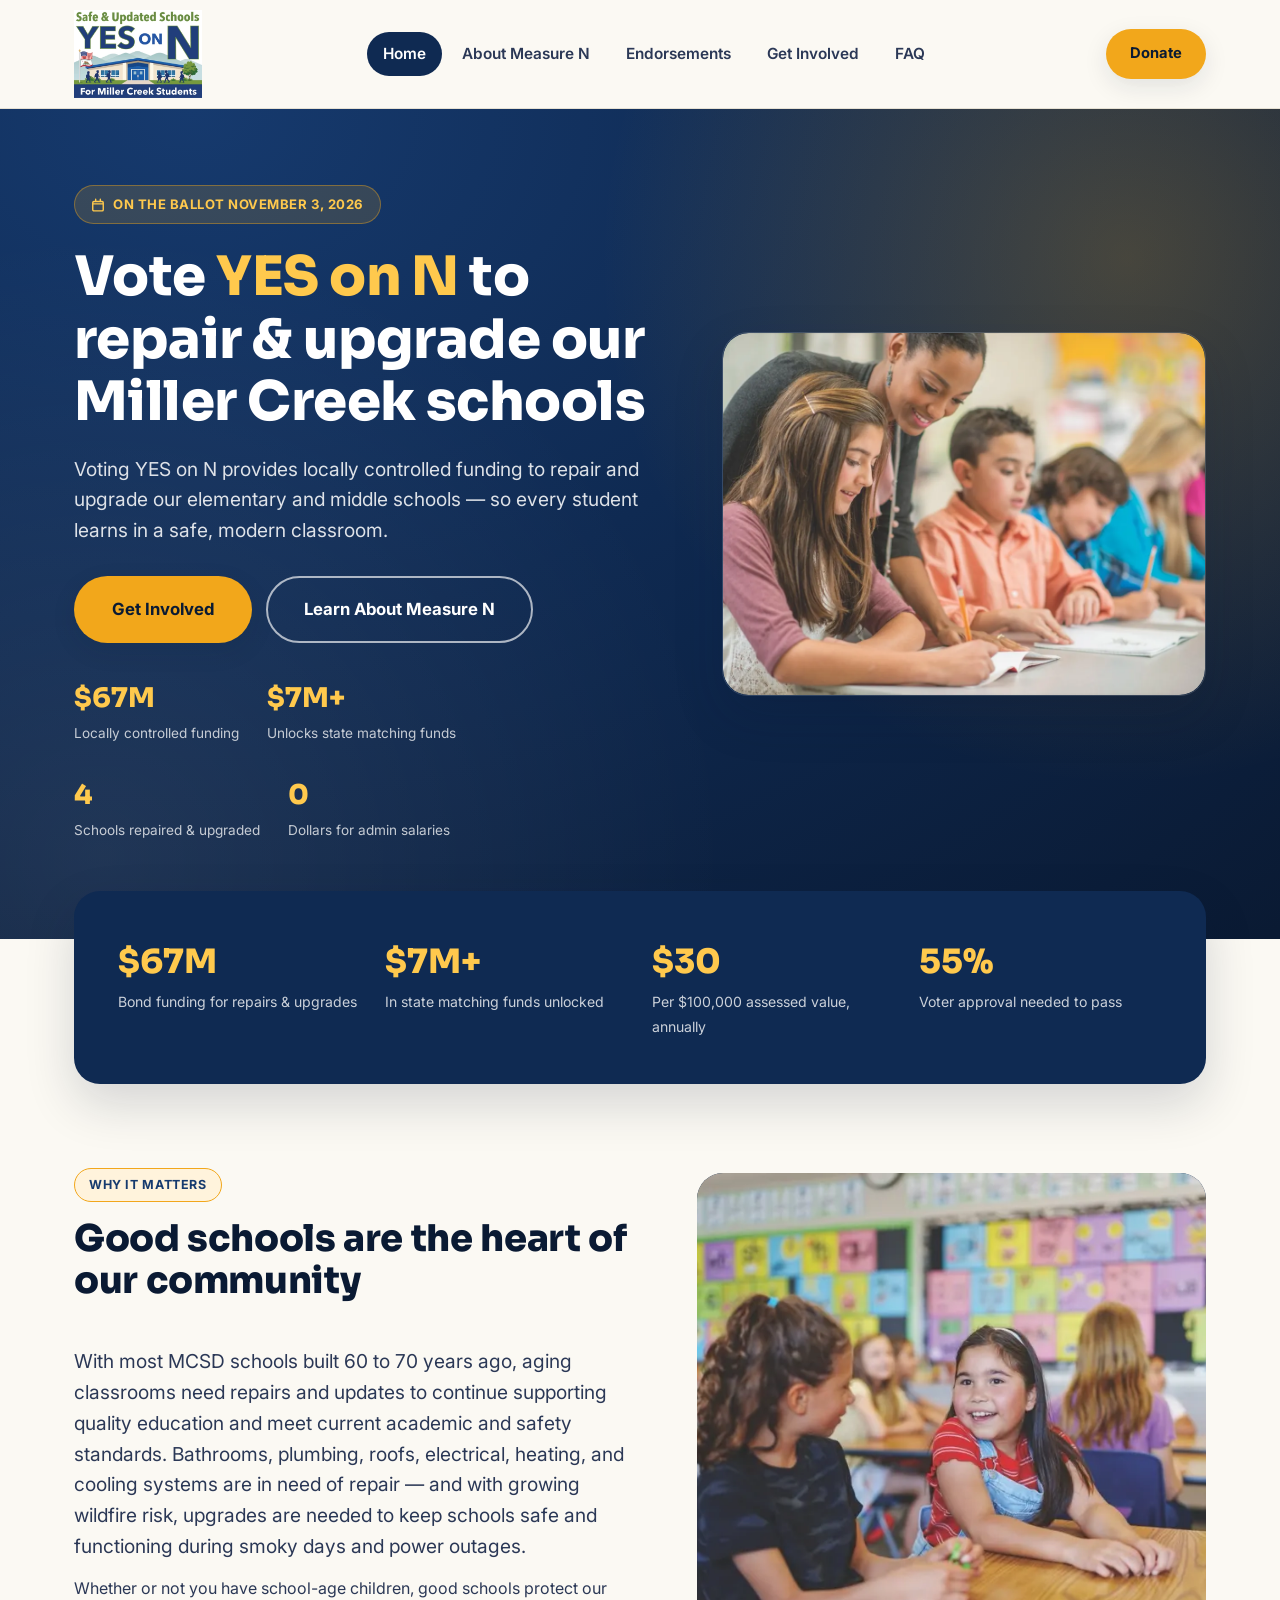
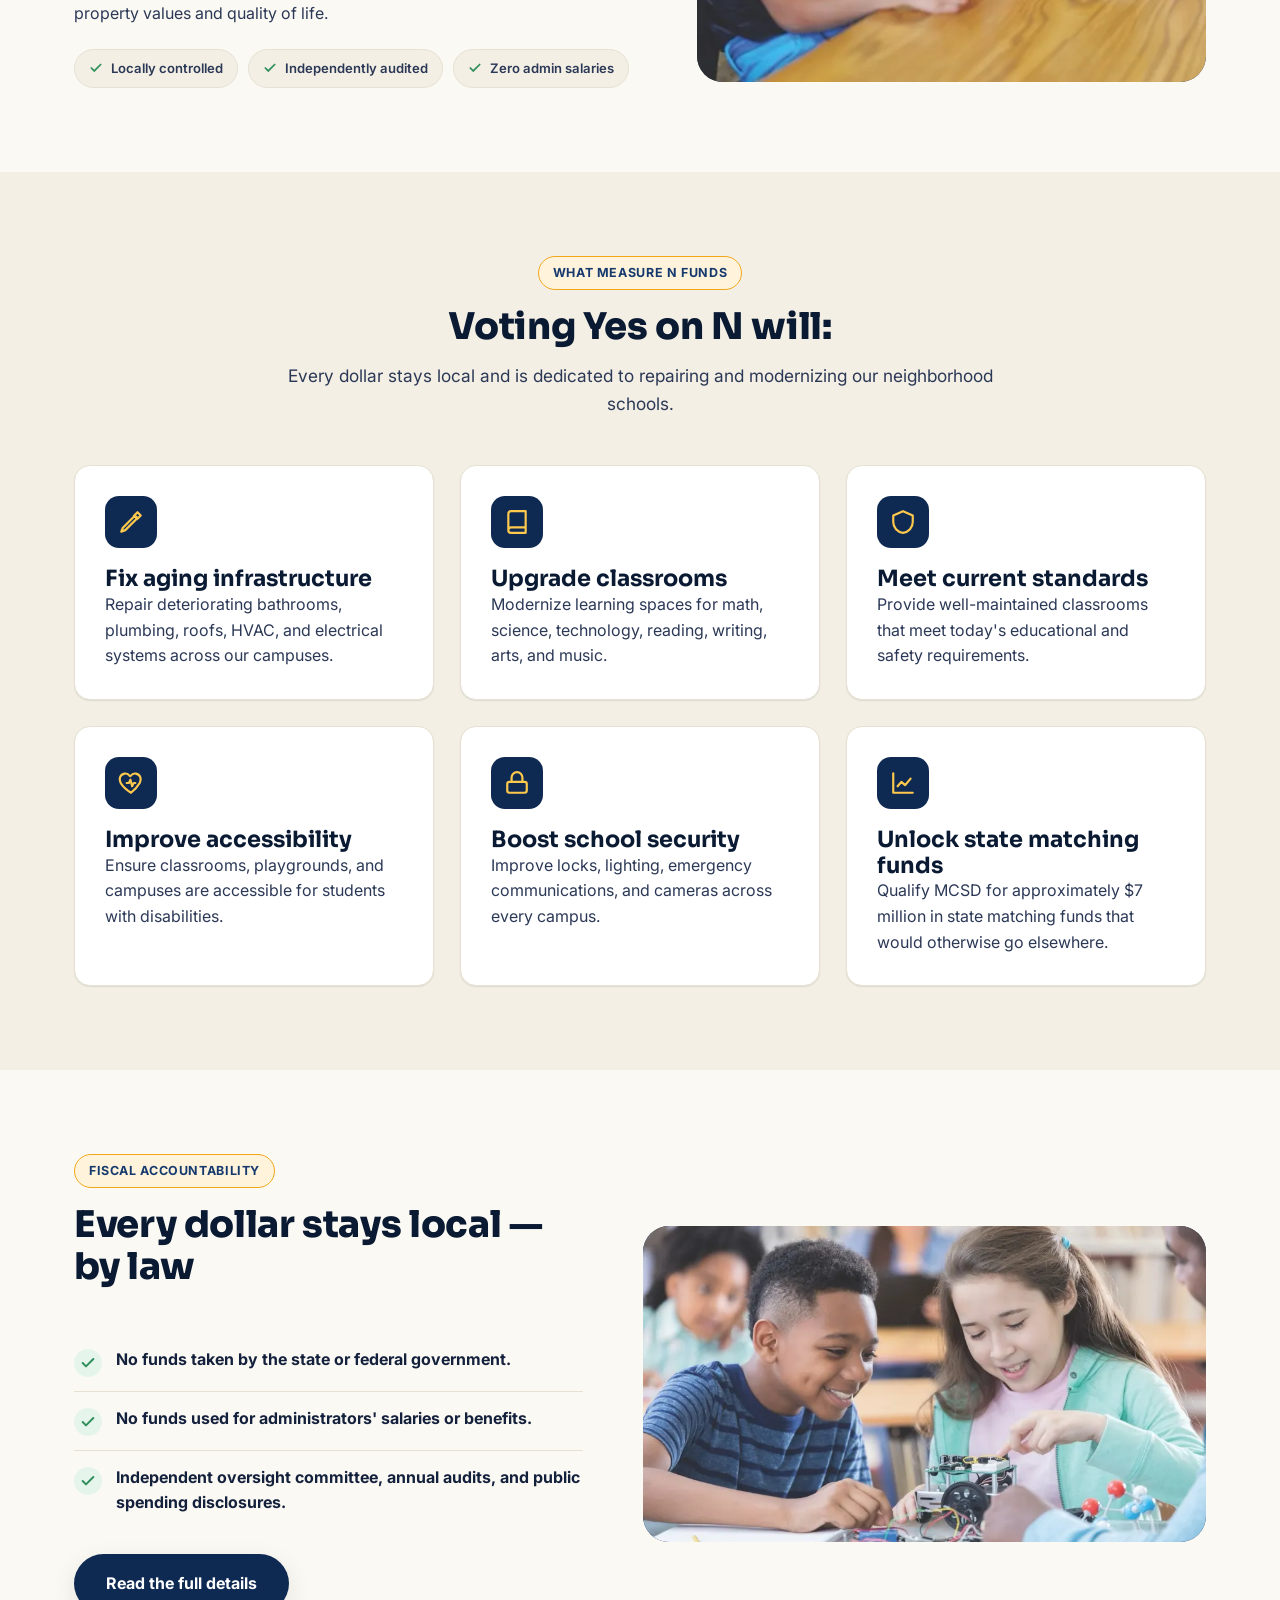
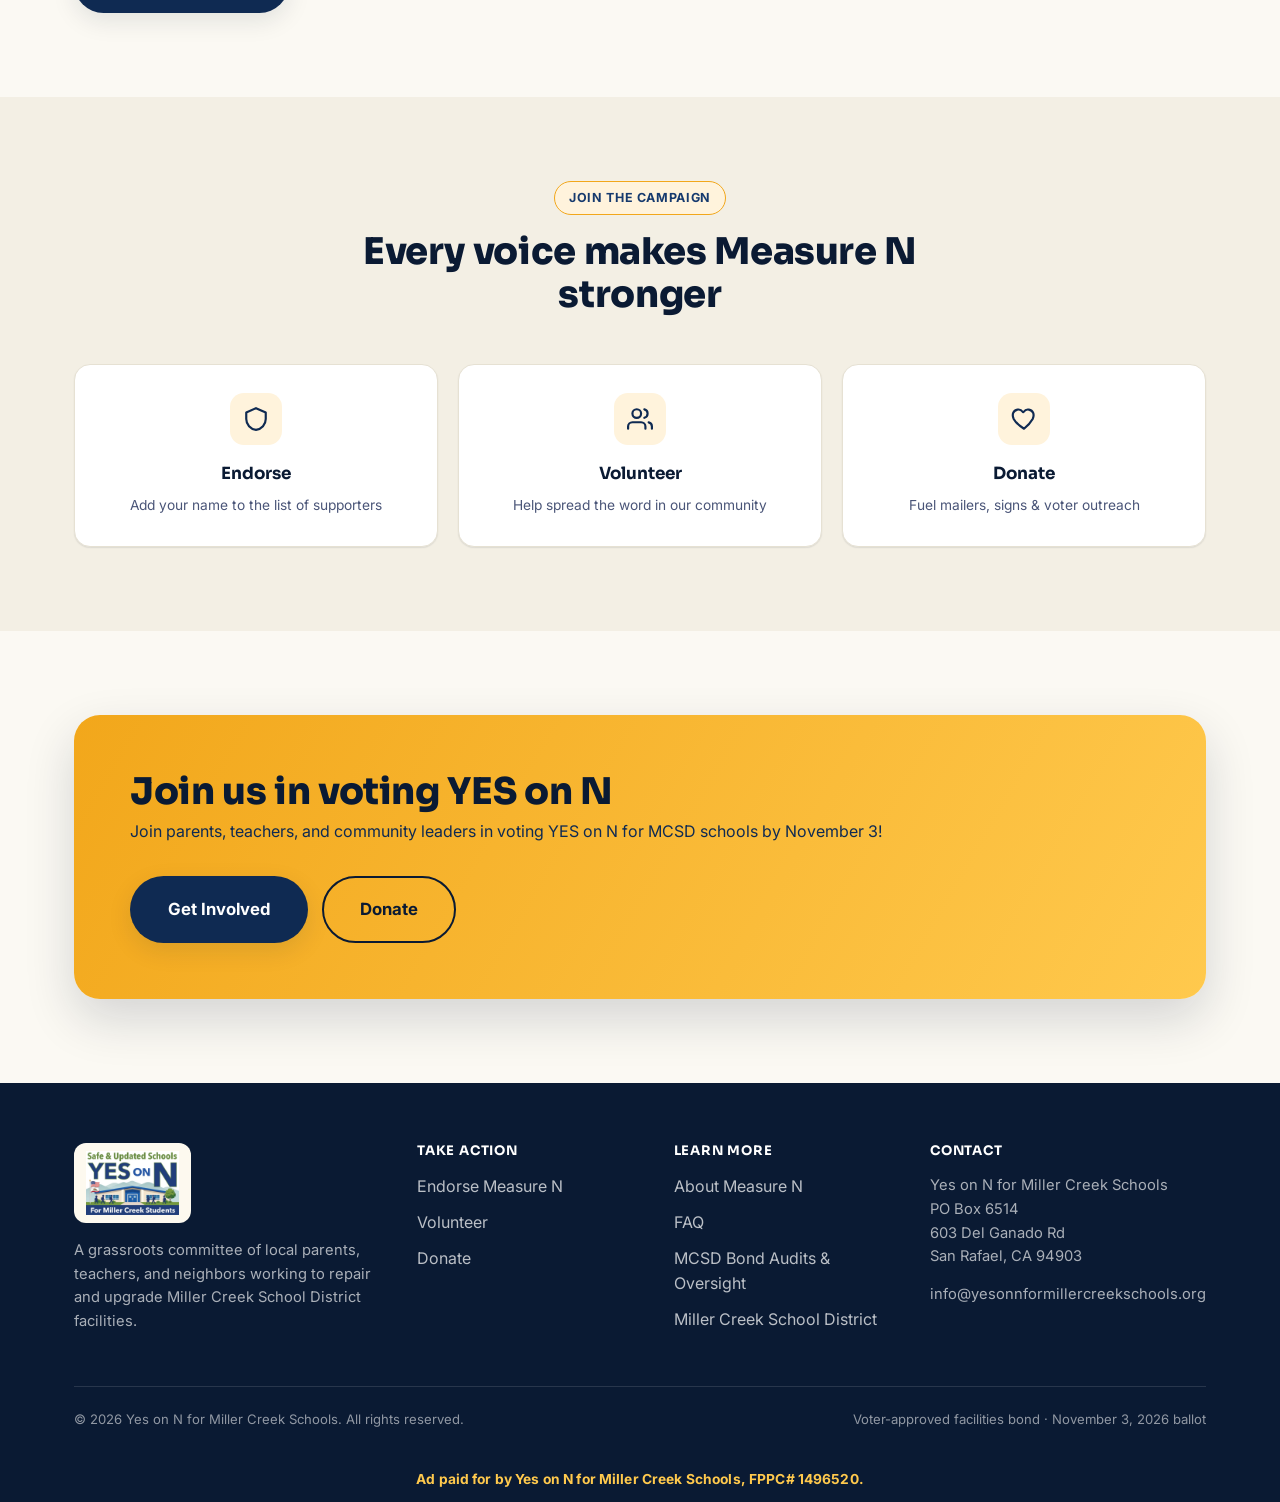
<file: index.html>
<!doctype html>
<html lang="en">
<head>
<!-- Google tag (gtag.js) -->
<script async src="https://www.googletagmanager.com/gtag/js?id=G-8155T78S3P"></script>
<script>
  window.dataLayer = window.dataLayer || [];
  function gtag(){dataLayer.push(arguments);}
  gtag('js', new Date());

  gtag('config', 'G-8155T78S3P');
</script>
<meta charset="UTF-8">
<meta name="viewport" content="width=device-width, initial-scale=1">
<title>Yes on Measure N | Repair &amp; Upgrade Miller Creek Schools</title>
<meta name="description" content="Vote YES on Measure N to repair and upgrade aging Miller Creek School District facilities — safer classrooms, modern learning spaces, and $7M+ in state matching funds. On the ballot November 3, 2026.">
<link rel="canonical" href="https://yesonnformillercreekschools.org/">

<!-- Open Graph -->
<meta property="og:type" content="website">
<meta property="og:site_name" content="Yes on N for Miller Creek Schools">
<meta property="og:title" content="Yes on Measure N | Repair & Upgrade Miller Creek Schools">
<meta property="og:description" content="Locally controlled funding to repair aging classrooms, restrooms, roofs, and safety systems at Miller Creek School District. Vote YES on N — November 3, 2026.">
<meta property="og:url" content="https://yesonnformillercreekschools.org/">
<meta property="og:image" content="https://yesonnformillercreekschools.org/assets/img/og-image.png">
<meta property="og:image:width" content="1200">
<meta property="og:image:height" content="630">
<meta name="twitter:card" content="summary_large_image">
<meta name="twitter:title" content="Yes on Measure N | Repair & Upgrade Miller Creek Schools">
<meta name="twitter:description" content="Locally controlled funding to repair aging classrooms, restrooms, roofs, and safety systems at Miller Creek School District. Vote YES on N — November 3, 2026.">
<meta name="twitter:image" content="https://yesonnformillercreekschools.org/assets/img/og-image.png">

<link rel="icon" type="image/svg+xml" href="assets/img/favicon.svg">
<link rel="icon" type="image/png" sizes="32x32" href="assets/img/favicon-32.png">
<link rel="apple-touch-icon" href="assets/img/apple-touch-icon.png">
<meta name="theme-color" content="#0f2a52">

<link rel="preconnect" href="https://fonts.googleapis.com">
<link rel="preconnect" href="https://fonts.gstatic.com" crossorigin>
<link href="https://fonts.googleapis.com/css2?family=Inter:wght@400;500;600;700&family=Sora:wght@600;700;800&display=swap" rel="stylesheet">
<link rel="stylesheet" href="assets/css/style.css">

<script type="application/ld+json">
{
  "@context": "https://schema.org",
  "@type": "WebSite",
  "name": "Yes on N for Miller Creek Schools",
  "url": "https://yesonnformillercreekschools.org/",
  "description": "Official campaign site for Measure N, a Miller Creek School District school-facilities bond on the November 3, 2026 ballot."
}
</script>
<script type="application/ld+json">
{
  "@context": "https://schema.org",
  "@type": "Organization",
  "name": "Yes on N for Miller Creek Schools",
  "url": "https://yesonnformillercreekschools.org/",
  "logo": "https://yesonnformillercreekschools.org/assets/img/favicon.svg",
  "address": {
    "@type": "PostalAddress",
    "streetAddress": "PO Box 6514, 603 Del Ganado Rd",
    "addressLocality": "San Rafael",
    "addressRegion": "CA",
    "postalCode": "94903",
    "addressCountry": "US"
  },
  "description": "Grassroots committee of parents, teachers, and community members supporting Measure N to repair and upgrade Miller Creek School District facilities."
}
</script>
</head>
<body>
<a class="skip-link" href="#main">Skip to main content</a>

<header class="site-header">
  <div class="container">
    <a href="index.html" class="brand" aria-label="Yes on N for Miller Creek Schools — Home">
      <picture>
        <source srcset="assets/img/logo.webp" type="image/webp">
        <img src="assets/img/logo.png" alt="Yes on N for Miller Creek Schools" class="logo-mark" width="480" height="332">
      </picture>
    </a>
    <nav class="main-nav" aria-label="Primary">
      <a href="index.html" data-nav-link aria-current="page">Home</a>
      <a href="about.html" data-nav-link>About Measure N</a>
      <a href="endorsements.html" data-nav-link>Endorsements</a>
      <a href="get-involved.html" data-nav-link>Get Involved</a>
      <a href="faq.html" data-nav-link>FAQ</a>
    </nav>
    <div class="header-cta">
      <a href="donate.html" class="btn btn-gold">Donate</a>
      <button class="nav-toggle" aria-label="Toggle menu" aria-expanded="false" aria-controls="mobile-nav">
        <svg class="menu-icon" width="22" height="22" viewBox="0 0 24 24" fill="none" stroke="#fff" stroke-width="2.4" stroke-linecap="round" aria-hidden="true"><path d="M3 6h18M3 12h18M3 18h18"/></svg>
        <svg class="close-icon" width="22" height="22" viewBox="0 0 24 24" fill="none" stroke="#fff" stroke-width="2.4" stroke-linecap="round" aria-hidden="true"><path d="M6 6l12 12M18 6L6 18"/></svg>
      </button>
    </div>
  </div>
</header>
<div class="mobile-nav" id="mobile-nav">
  <a href="index.html">Home</a>
  <a href="about.html">About Measure N</a>
  <a href="endorsements.html">Endorsements</a>
  <a href="get-involved.html">Get Involved</a>
  <a href="faq.html">FAQ</a>
  <a href="donate.html" class="btn btn-gold btn-block">Donate Now</a>
</div>

<main id="main">

  <!-- HERO -->
  <section class="hero">
    <div class="container">
      <div class="hero-copy">
        <span class="eyebrow">
          <svg width="14" height="14" viewBox="0 0 24 24" fill="none" stroke="currentColor" stroke-width="2.4" stroke-linecap="round" aria-hidden="true"><path d="M8 2v4M16 2v4M3 10h18M5 6h14a2 2 0 0 1 2 2v12a2 2 0 0 1-2 2H5a2 2 0 0 1-2-2V8a2 2 0 0 1 2-2Z"/></svg>
          On the ballot November 3, 2026
        </span>
        <h1>Vote <span class="accent">YES on N</span> to repair &amp; upgrade our Miller Creek schools</h1>
        <p class="lede">Voting YES on N provides locally controlled funding to repair and upgrade our elementary and middle schools — so every student learns in a safe, modern classroom.</p>
        <div class="hero-actions">
          <a href="get-involved.html" class="btn btn-gold btn-lg">Get Involved</a>
          <a href="about.html" class="btn btn-outline btn-lg">Learn About Measure N</a>
        </div>
        <div class="hero-stats">
          <div class="stat"><strong>$67M</strong><span>Locally controlled funding</span></div>
          <div class="stat"><strong>$7M+</strong><span>Unlocks state matching funds</span></div>
          <div class="stat"><strong>4</strong><span>Schools repaired &amp; upgraded</span></div>
          <div class="stat"><strong>0</strong><span>Dollars for admin salaries</span></div>
        </div>
      </div>
      <div class="hero-media">
        <div class="photo-frame has-photo">
          <img src="assets/img/photos/hero-diverse-class.webp" alt="A teacher helping students with their classwork" width="1200" height="800" loading="eager">
        </div>
      </div>
    </div>
  </section>

  <div class="container" style="margin-top:-48px; position:relative; z-index:2;">
    <div class="stat-band">
      <div class="stat"><strong>$67M</strong><span>Bond funding for repairs &amp; upgrades</span></div>
      <div class="stat"><strong>$7M+</strong><span>In state matching funds unlocked</span></div>
      <div class="stat"><strong>$30</strong><span>Per $100,000 assessed value, annually</span></div>
      <div class="stat"><strong>55%</strong><span>Voter approval needed to pass</span></div>
    </div>
  </div>

  <!-- WHY IT MATTERS -->
  <section>
    <div class="container two-col">
      <div>
        <div class="section-head left">
          <span class="kicker">Why it matters</span>
          <h2>Good schools are the heart of our community</h2>
        </div>
        <p class="lede">With most MCSD schools built 60 to 70 years ago, aging classrooms need repairs and updates to continue supporting quality education and meet current academic and safety standards. Bathrooms, plumbing, roofs, electrical, heating, and cooling systems are in need of repair — and with growing wildfire risk, upgrades are needed to keep schools safe and functioning during smoky days and power outages.</p>
        <p>Whether or not you have school-age children, good schools protect our property values and quality of life.</p>
        <div class="badge-row">
          <span class="badge"><svg viewBox="0 0 24 24" fill="none" stroke="currentColor" stroke-width="3" stroke-linecap="round"><path d="M20 6 9 17l-5-5"/></svg> Locally controlled</span>
          <span class="badge"><svg viewBox="0 0 24 24" fill="none" stroke="currentColor" stroke-width="3" stroke-linecap="round"><path d="M20 6 9 17l-5-5"/></svg> Independently audited</span>
          <span class="badge"><svg viewBox="0 0 24 24" fill="none" stroke="currentColor" stroke-width="3" stroke-linecap="round"><path d="M20 6 9 17l-5-5"/></svg> Zero admin salaries</span>
        </div>
      </div>
      <div class="two-col-media">
        <div class="photo-frame square has-photo">
          <img src="assets/img/photos/home-community.webp" alt="Two students chatting at their classroom desk" width="900" height="900" loading="lazy">
        </div>
      </div>
    </div>
  </section>

  <!-- WHAT MEASURE N FIXES -->
  <section class="section-alt">
    <div class="container">
      <div class="section-head">
        <span class="kicker">What Measure N funds</span>
        <h2>Voting Yes on N will:</h2>
        <p>Every dollar stays local and is dedicated to repairing and modernizing our neighborhood schools.</p>
      </div>
      <div class="grid grid-3">
        <div class="card">
          <div class="icon-badge">
            <svg viewBox="0 0 24 24" fill="none" stroke="currentColor" stroke-width="2" stroke-linecap="round" stroke-linejoin="round" aria-hidden="true"><path d="m14.7 6.3 3 3L21 6l-3-3ZM3 21l3.75-1.5L18 8.25l-2.25-2.25L4.5 17.25Z"/></svg>
          </div>
          <h3>Fix aging infrastructure</h3>
          <p>Repair deteriorating bathrooms, plumbing, roofs, HVAC, and electrical systems across our campuses.</p>
        </div>
        <div class="card">
          <div class="icon-badge">
            <svg viewBox="0 0 24 24" fill="none" stroke="currentColor" stroke-width="2" stroke-linecap="round" stroke-linejoin="round" aria-hidden="true"><path d="M4 19.5A2.5 2.5 0 0 1 6.5 17H20M4 4.5A2.5 2.5 0 0 1 6.5 2H20v20H6.5A2.5 2.5 0 0 1 4 19.5v-15Z"/></svg>
          </div>
          <h3>Upgrade classrooms</h3>
          <p>Modernize learning spaces for math, science, technology, reading, writing, arts, and music.</p>
        </div>
        <div class="card">
          <div class="icon-badge">
            <svg viewBox="0 0 24 24" fill="none" stroke="currentColor" stroke-width="2" stroke-linecap="round" stroke-linejoin="round" aria-hidden="true"><path d="M12 2 3 6v6c0 5 3.8 9.4 9 10 5.2-.6 9-5 9-10V6l-9-4Z"/></svg>
          </div>
          <h3>Meet current standards</h3>
          <p>Provide well-maintained classrooms that meet today's educational and safety requirements.</p>
        </div>
        <div class="card">
          <div class="icon-badge">
            <svg viewBox="0 0 24 24" fill="none" stroke="currentColor" stroke-width="2" stroke-linecap="round" stroke-linejoin="round" aria-hidden="true"><path d="M12 21s-7-4.5-9.5-9C.6 8 2 4 6 3.3c2-.35 3.7.5 4.7 2 .3.45.8.45 1.1 0 1-1.5 2.7-2.35 4.7-2C20.5 4 21.9 8 20 12c-2.5 4.5-8 9-8 9Z"/><path d="M8 12h2l1.5-3L13 15l1.5-3H16"/></svg>
          </div>
          <h3>Improve accessibility</h3>
          <p>Ensure classrooms, playgrounds, and campuses are accessible for students with disabilities.</p>
        </div>
        <div class="card">
          <div class="icon-badge">
            <svg viewBox="0 0 24 24" fill="none" stroke="currentColor" stroke-width="2" stroke-linecap="round" stroke-linejoin="round" aria-hidden="true"><rect x="3" y="11" width="18" height="10" rx="2"/><path d="M7 11V7a5 5 0 0 1 10 0v4"/></svg>
          </div>
          <h3>Boost school security</h3>
          <p>Improve locks, lighting, emergency communications, and cameras across every campus.</p>
        </div>
        <div class="card">
          <div class="icon-badge">
            <svg viewBox="0 0 24 24" fill="none" stroke="currentColor" stroke-width="2" stroke-linecap="round" stroke-linejoin="round" aria-hidden="true"><path d="M3 3v18h18"/><path d="m7 15 3.5-4 3.5 3 5-6"/></svg>
          </div>
          <h3>Unlock state matching funds</h3>
          <p>Qualify MCSD for approximately $7 million in state matching funds that would otherwise go elsewhere.</p>
        </div>
      </div>
    </div>
  </section>

  <!-- ACCOUNTABILITY -->
  <section>
    <div class="container two-col reverse">
      <div class="two-col-media">
        <div class="photo-frame wide has-photo">
          <img src="assets/img/photos/home-teacher-student.webp" alt="Two students collaborating on a hands-on classroom project" width="900" height="600" loading="lazy">
        </div>
      </div>
      <div>
        <div class="section-head left">
          <span class="kicker">Fiscal accountability</span>
          <h2>Every dollar stays local — by law</h2>
        </div>
        <ul class="check-list">
          <li>
            <span class="tick"><svg viewBox="0 0 24 24" fill="none" stroke="currentColor" stroke-width="3" stroke-linecap="round" stroke-linejoin="round"><path d="M20 6 9 17l-5-5"/></svg></span>
            <div><strong>No funds taken by the state or federal government.</strong></div>
          </li>
          <li>
            <span class="tick"><svg viewBox="0 0 24 24" fill="none" stroke="currentColor" stroke-width="3" stroke-linecap="round" stroke-linejoin="round"><path d="M20 6 9 17l-5-5"/></svg></span>
            <div><strong>No funds used for administrators' salaries or benefits.</strong></div>
          </li>
          <li>
            <span class="tick"><svg viewBox="0 0 24 24" fill="none" stroke="currentColor" stroke-width="3" stroke-linecap="round" stroke-linejoin="round"><path d="M20 6 9 17l-5-5"/></svg></span>
            <div><strong>Independent oversight committee, annual audits, and public spending disclosures.</strong></div>
          </li>
        </ul>
        <div style="margin-top:24px;">
          <a href="about.html" class="btn btn-navy">Read the full details</a>
        </div>
      </div>
    </div>
  </section>

  <!-- QUAD CTA -->
  <section class="section-alt">
    <div class="container">
      <div class="section-head">
        <span class="kicker">Join the campaign</span>
        <h2>Every voice makes Measure N stronger</h2>
      </div>
      <div class="quad-cta">
        <a href="endorsements.html">
          <div class="icon-badge gold"><svg viewBox="0 0 24 24" fill="none" stroke="currentColor" stroke-width="2" stroke-linecap="round" stroke-linejoin="round"><path d="M12 2 3 6v6c0 5 3.8 9.4 9 10 5.2-.6 9-5 9-10V6l-9-4Z"/></svg></div>
          <strong>Endorse</strong>
          <span>Add your name to the list of supporters</span>
        </a>
        <a href="get-involved.html">
          <div class="icon-badge gold"><svg viewBox="0 0 24 24" fill="none" stroke="currentColor" stroke-width="2" stroke-linecap="round" stroke-linejoin="round"><path d="M17 21v-2a4 4 0 0 0-4-4H5a4 4 0 0 0-4 4v2"/><circle cx="9" cy="7" r="4"/><path d="M23 21v-2a4 4 0 0 0-3-3.87M16 3.13a4 4 0 0 1 0 7.75"/></svg></div>
          <strong>Volunteer</strong>
          <span>Help spread the word in our community</span>
        </a>
        <a href="donate.html">
          <div class="icon-badge gold"><svg viewBox="0 0 24 24" fill="none" stroke="currentColor" stroke-width="2" stroke-linecap="round" stroke-linejoin="round"><path d="M12 21s-7-4.5-9.5-9C.6 8 2 4 6 3.3c2-.35 3.7.5 4.7 2 .3.45.8.45 1.1 0 1-1.5 2.7-2.35 4.7-2C20.5 4 21.9 8 20 12c-2.5 4.5-8 9-8 9Z"/></svg></div>
          <strong>Donate</strong>
          <span>Fuel mailers, signs &amp; voter outreach</span>
        </a>
      </div>
    </div>
  </section>

  <!-- CTA BAND -->
  <section>
    <div class="container">
      <div class="cta-band">
        <div>
          <h2>Join us in voting YES on N</h2>
          <p>Join parents, teachers, and community leaders in voting YES on N for MCSD schools by November 3!</p>
        </div>
        <div class="cta-band-actions">
          <a href="get-involved.html" class="btn btn-navy btn-lg">Get Involved</a>
          <a href="donate.html" class="btn btn-outline btn-lg" style="border-color:var(--navy-900); color:var(--navy-900);">Donate</a>
        </div>
      </div>
    </div>
  </section>

</main>

<footer class="site-footer">
  <div class="container">
    <div class="footer-grid">
      <div class="footer-col">
        <div class="footer-brand">
          <span class="logo-badge">
            <picture>
              <source srcset="assets/img/logo.webp" type="image/webp">
              <img src="assets/img/logo.png" alt="Yes on N for Miller Creek Schools" width="240" height="166">
            </picture>
          </span>
        </div>
        <p>A grassroots committee of local parents, teachers, and neighbors working to repair and upgrade Miller Creek School District facilities.</p>
      </div>
      <div class="footer-col">
        <h4>Take Action</h4>
        <ul>
          <li><a href="endorsements.html">Endorse Measure N</a></li>
          <li><a href="get-involved.html">Volunteer</a></li>
          <li><a href="donate.html">Donate</a></li>
        </ul>
      </div>
      <div class="footer-col">
        <h4>Learn More</h4>
        <ul>
          <li><a href="about.html">About Measure N</a></li>
          <li><a href="faq.html">FAQ</a></li>
          <li><a href="https://www.millercreeksd.org/departments/business-services/budgetinfo" rel="noopener">MCSD Bond Audits &amp; Oversight</a></li>
          <li><a href="https://www.millercreeksd.org/" rel="noopener">Miller Creek School District</a></li>
        </ul>
      </div>
      <div class="footer-col">
        <h4>Contact</h4>
        <p>Yes on N for Miller Creek Schools<br>PO Box 6514<br>603 Del Ganado Rd<br>San Rafael, CA 94903</p>
        <p><a href="mailto:info@yesonnformillercreekschools.org">info@yesonnformillercreekschools.org</a></p>
      </div>
    </div>
    <div class="footer-bottom">
      <span>&copy; <span data-year></span> Yes on N for Miller Creek Schools. All rights reserved.</span>
      <span>Voter-approved facilities bond &middot; November 3, 2026 ballot</span>
    </div>
  </div>
  <div class="disclaimer-bar">Ad paid for by Yes on N for Miller Creek Schools, FPPC# 1496520.</div>
</footer>

<script src="assets/js/main.js"></script>
</body>
</html>
</file>
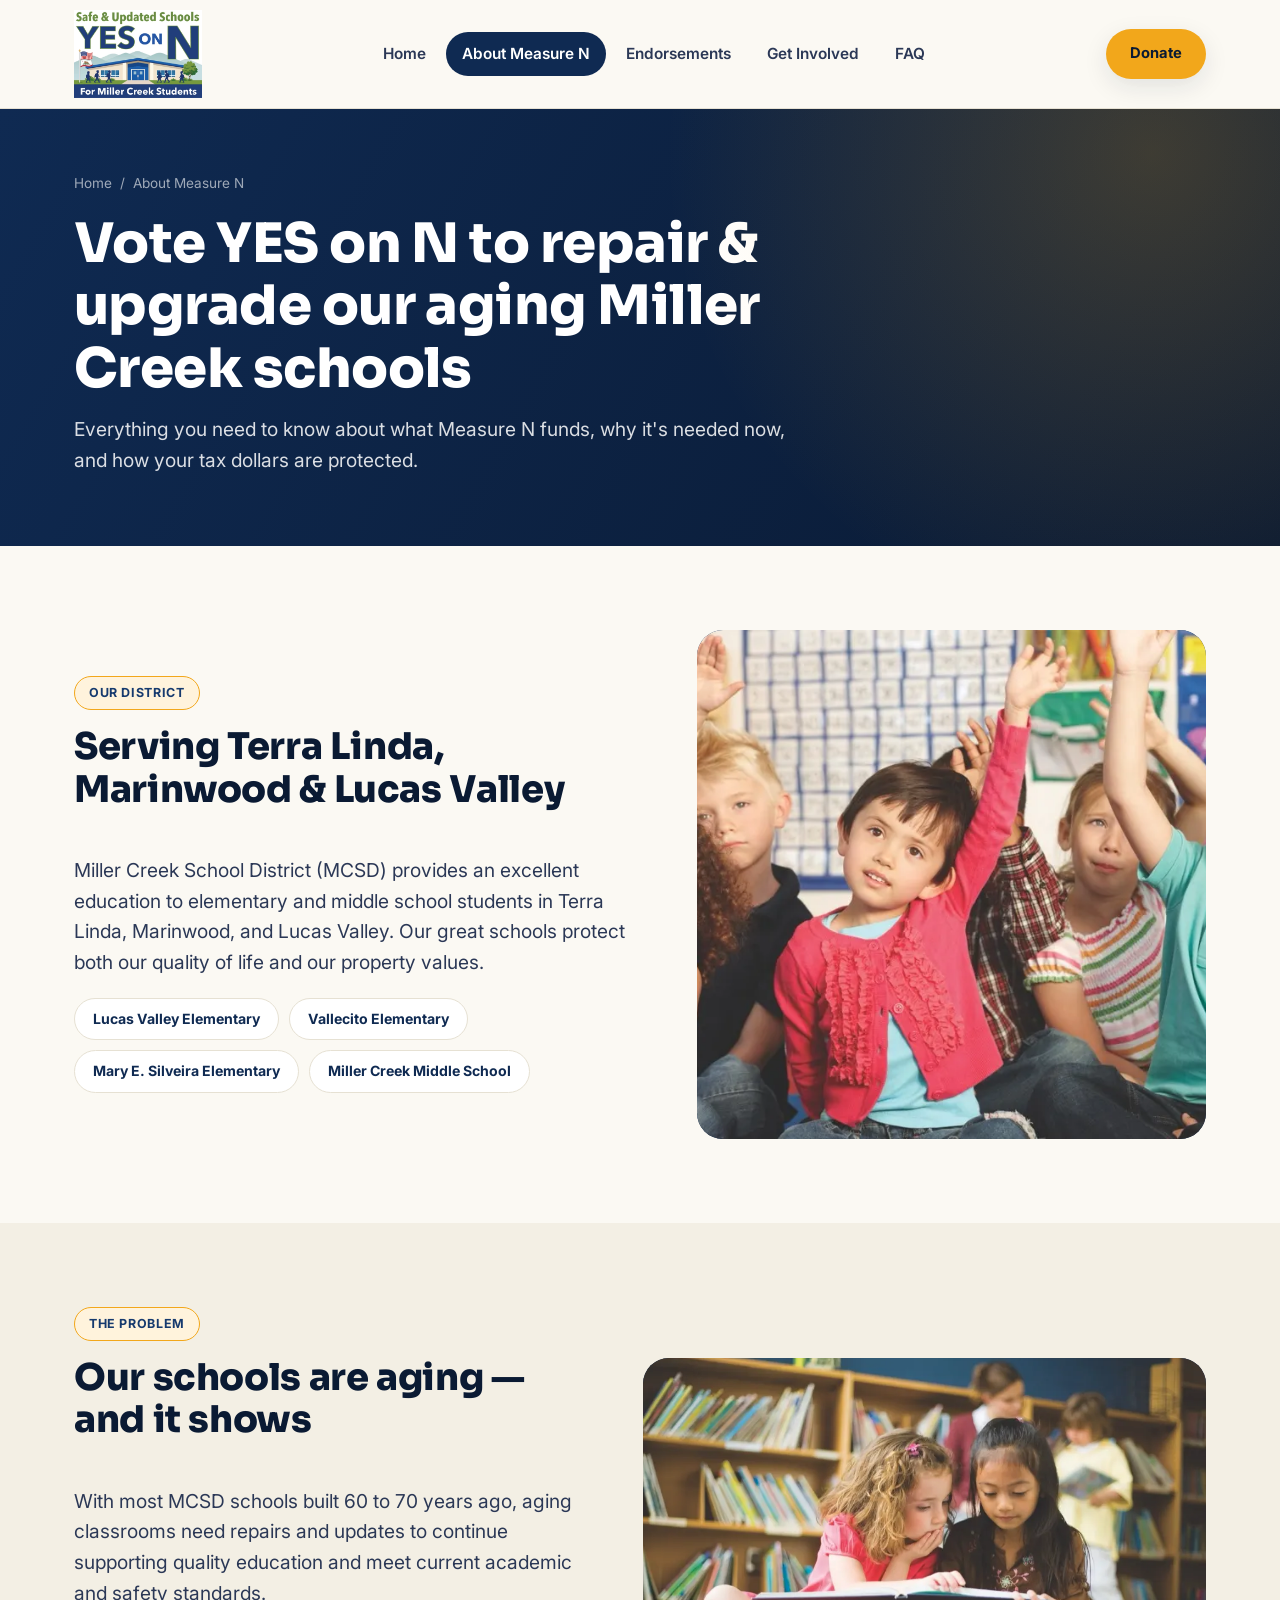
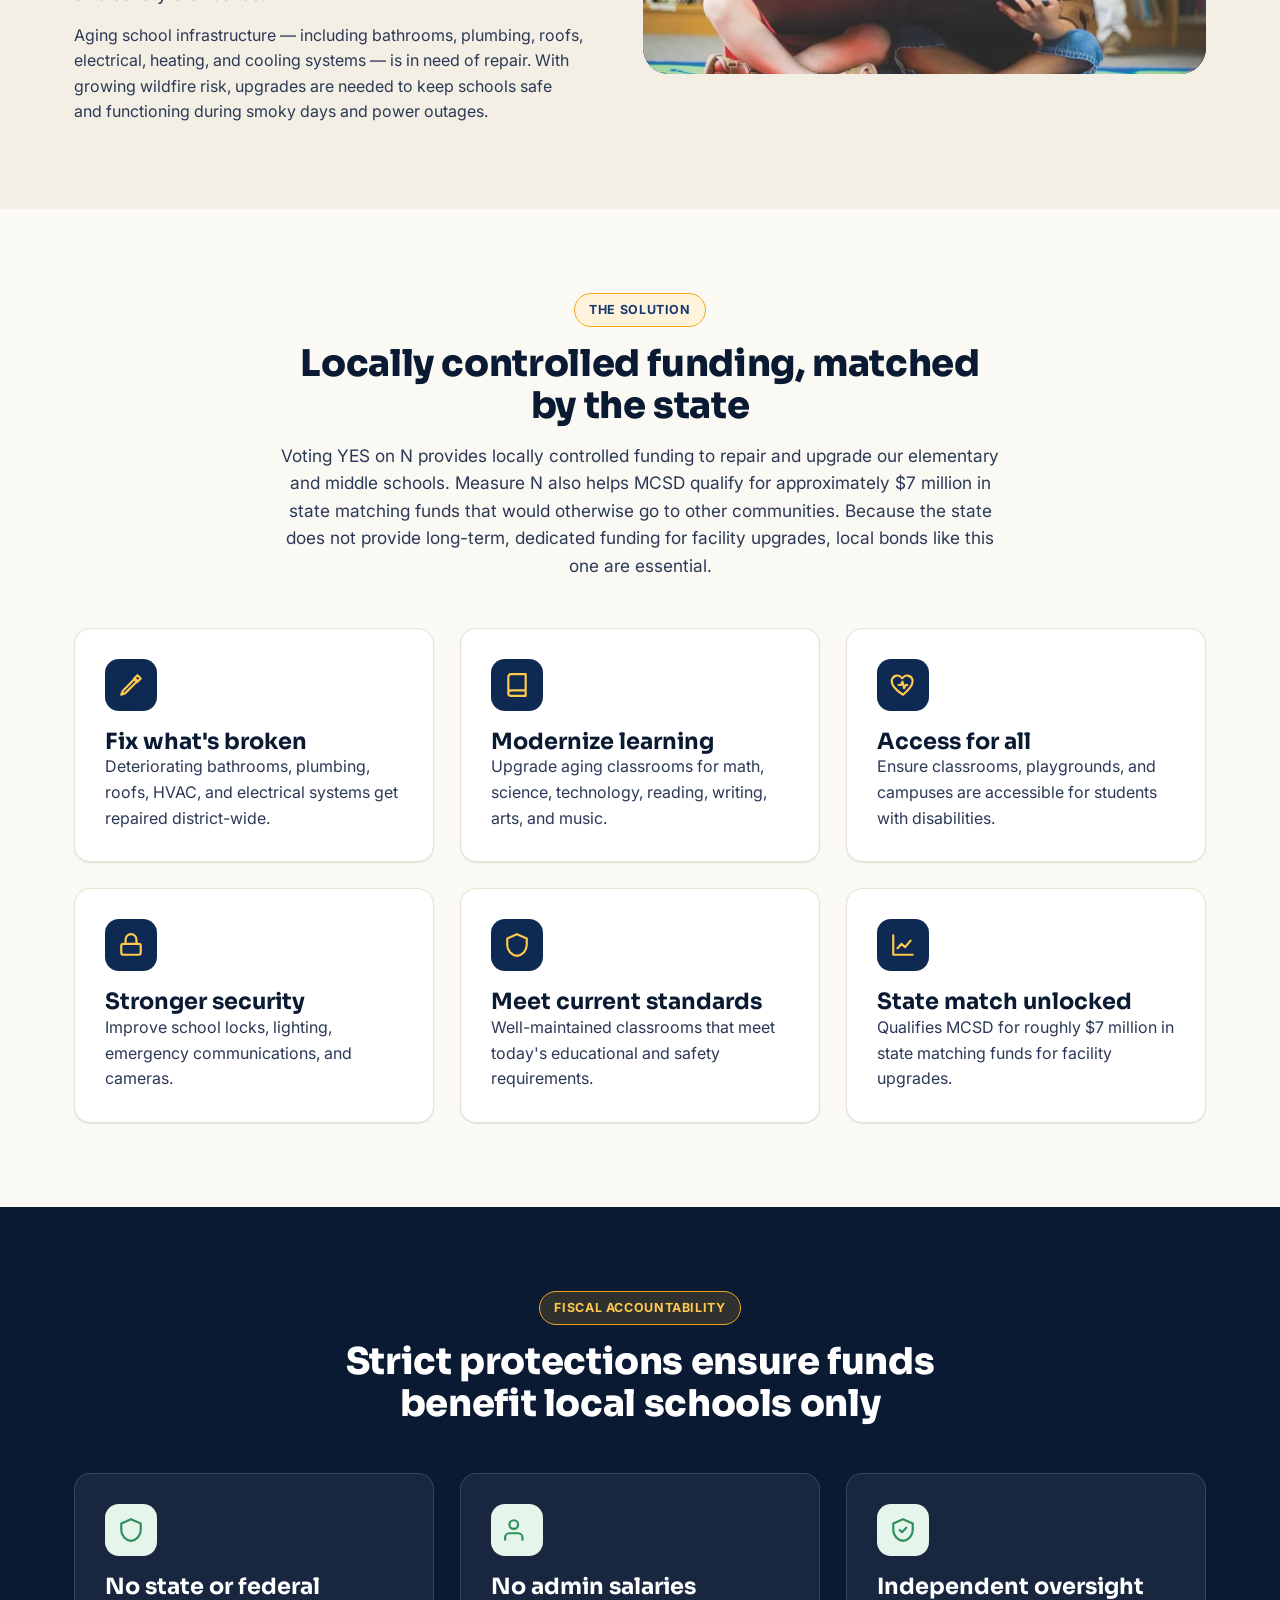
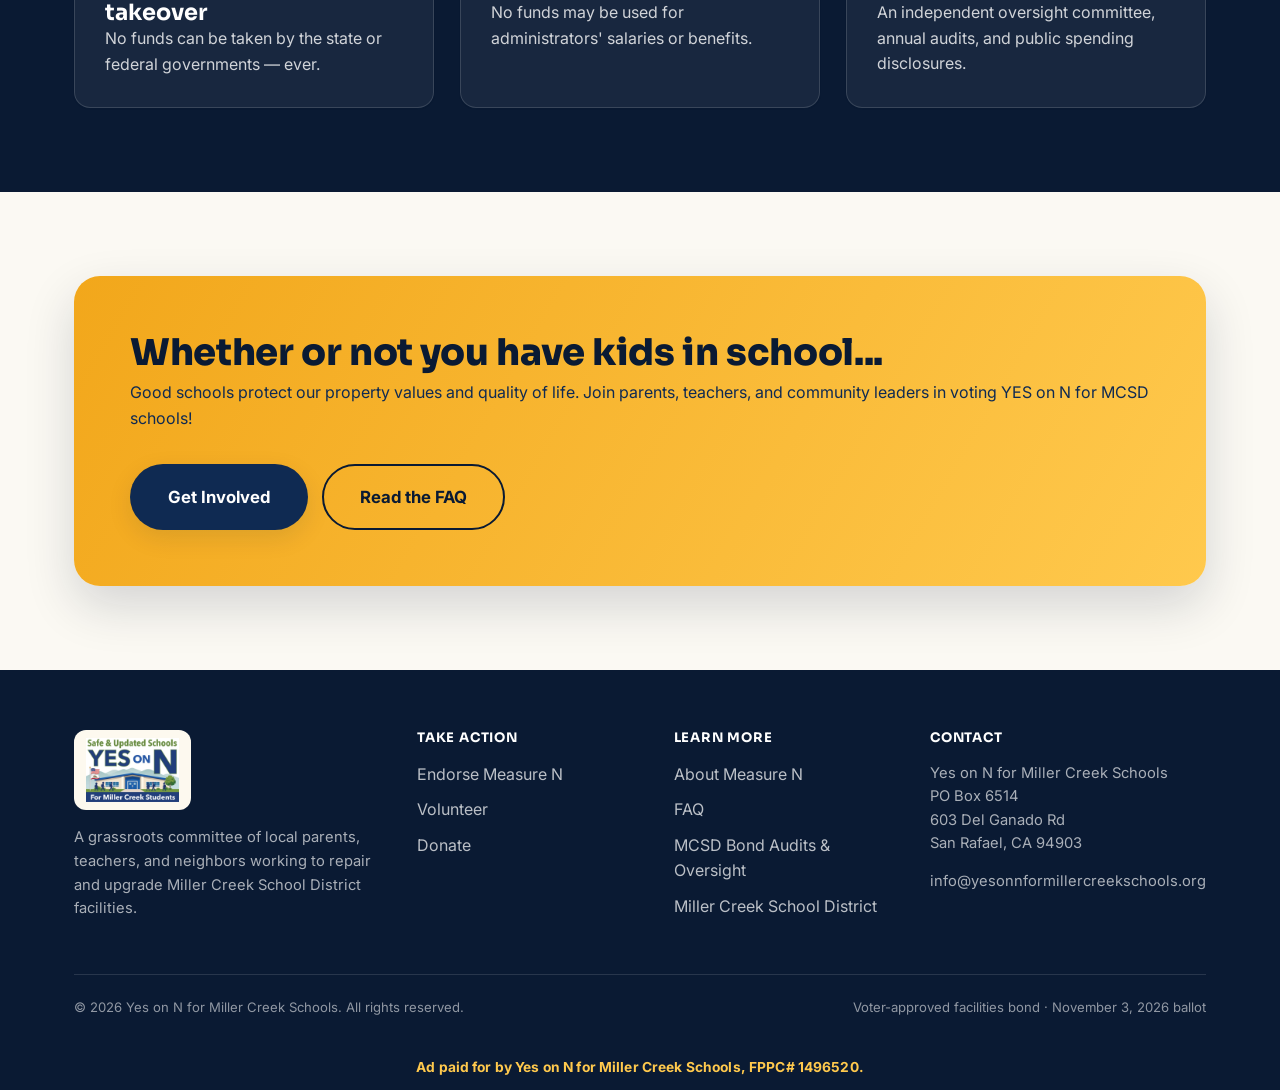
<file: about.html>
<!doctype html>
<html lang="en">
<head>
<!-- Google tag (gtag.js) -->
<script async src="https://www.googletagmanager.com/gtag/js?id=G-8155T78S3P"></script>
<script>
  window.dataLayer = window.dataLayer || [];
  function gtag(){dataLayer.push(arguments);}
  gtag('js', new Date());

  gtag('config', 'G-8155T78S3P');
</script>
<meta charset="UTF-8">
<meta name="viewport" content="width=device-width, initial-scale=1">
<title>About Measure N | Yes on N for Miller Creek Schools</title>
<meta name="description" content="Learn what Measure N funds, why Miller Creek School District needs it, and the strict fiscal accountability protections that keep every dollar local.">
<link rel="canonical" href="https://yesonnformillercreekschools.org/about.html">

<meta property="og:type" content="website">
<meta property="og:site_name" content="Yes on N for Miller Creek Schools">
<meta property="og:title" content="About Measure N">
<meta property="og:description" content="What Measure N funds, why it's needed, and the fiscal accountability protections that keep every dollar local to Miller Creek schools.">
<meta property="og:url" content="https://yesonnformillercreekschools.org/about.html">
<meta property="og:image" content="https://yesonnformillercreekschools.org/assets/img/og-image.png">
<meta name="twitter:card" content="summary_large_image">

<link rel="icon" type="image/svg+xml" href="assets/img/favicon.svg">
<link rel="icon" type="image/png" sizes="32x32" href="assets/img/favicon-32.png">
<link rel="apple-touch-icon" href="assets/img/apple-touch-icon.png">
<meta name="theme-color" content="#0f2a52">
<link rel="preconnect" href="https://fonts.googleapis.com">
<link rel="preconnect" href="https://fonts.gstatic.com" crossorigin>
<link href="https://fonts.googleapis.com/css2?family=Inter:wght@400;500;600;700&family=Sora:wght@600;700;800&display=swap" rel="stylesheet">
<link rel="stylesheet" href="assets/css/style.css">
</head>
<body>
<a class="skip-link" href="#main">Skip to main content</a>

<header class="site-header">
  <div class="container">
    <a href="index.html" class="brand" aria-label="Yes on N for Miller Creek Schools — Home">
      <picture>
        <source srcset="assets/img/logo.webp" type="image/webp">
        <img src="assets/img/logo.png" alt="Yes on N for Miller Creek Schools" class="logo-mark" width="480" height="332">
      </picture>
    </a>
    <nav class="main-nav" aria-label="Primary">
      <a href="index.html" data-nav-link>Home</a>
      <a href="about.html" data-nav-link aria-current="page">About Measure N</a>
      <a href="endorsements.html" data-nav-link>Endorsements</a>
      <a href="get-involved.html" data-nav-link>Get Involved</a>
      <a href="faq.html" data-nav-link>FAQ</a>
    </nav>
    <div class="header-cta">
      <a href="donate.html" class="btn btn-gold">Donate</a>
      <button class="nav-toggle" aria-label="Toggle menu" aria-expanded="false" aria-controls="mobile-nav">
        <svg class="menu-icon" width="22" height="22" viewBox="0 0 24 24" fill="none" stroke="#fff" stroke-width="2.4" stroke-linecap="round" aria-hidden="true"><path d="M3 6h18M3 12h18M3 18h18"/></svg>
        <svg class="close-icon" width="22" height="22" viewBox="0 0 24 24" fill="none" stroke="#fff" stroke-width="2.4" stroke-linecap="round" aria-hidden="true"><path d="M6 6l12 12M18 6L6 18"/></svg>
      </button>
    </div>
  </div>
</header>
<div class="mobile-nav" id="mobile-nav">
  <a href="index.html">Home</a>
  <a href="about.html">About Measure N</a>
  <a href="endorsements.html">Endorsements</a>
  <a href="get-involved.html">Get Involved</a>
  <a href="faq.html">FAQ</a>
  <a href="donate.html" class="btn btn-gold btn-block">Donate Now</a>
</div>

<main id="main">

  <section class="page-hero">
    <div class="container">
      <div class="breadcrumb"><a href="index.html">Home</a><span>/</span><span>About Measure N</span></div>
      <h1>Vote YES on N to repair &amp; upgrade our aging Miller Creek schools</h1>
      <p class="lede">Everything you need to know about what Measure N funds, why it's needed now, and how your tax dollars are protected.</p>
    </div>
  </section>

  <section>
    <div class="container two-col">
      <div>
        <div class="section-head left">
          <span class="kicker">Our district</span>
          <h2>Serving Terra Linda, Marinwood &amp; Lucas Valley</h2>
        </div>
        <p class="lede">Miller Creek School District (MCSD) provides an excellent education to elementary and middle school students in Terra Linda, Marinwood, and Lucas Valley. Our great schools protect both our quality of life and our property values.</p>
        <div class="school-tag-list">
          <span class="school-tag">Lucas Valley Elementary</span>
          <span class="school-tag">Vallecito Elementary</span>
          <span class="school-tag">Mary E. Silveira Elementary</span>
          <span class="school-tag">Miller Creek Middle School</span>
        </div>
      </div>
      <div class="two-col-media">
        <div class="photo-frame square has-photo">
          <img src="assets/img/photos/about-district.webp" alt="Students with hands raised during class" width="900" height="900" loading="lazy">
        </div>
      </div>
    </div>
  </section>

  <section class="section-alt">
    <div class="container two-col reverse">
      <div class="two-col-media">
        <div class="photo-frame wide has-photo">
          <img src="assets/img/photos/about-library.webp" alt="Two students reading together in the school library" width="900" height="600" loading="lazy">
        </div>
      </div>
      <div>
        <div class="section-head left">
          <span class="kicker">The problem</span>
          <h2>Our schools are aging — and it shows</h2>
        </div>
        <p class="lede">With most MCSD schools built 60 to 70 years ago, aging classrooms need repairs and updates to continue supporting quality education and meet current academic and safety standards.</p>
        <p>Aging school infrastructure — including bathrooms, plumbing, roofs, electrical, heating, and cooling systems — is in need of repair. With growing wildfire risk, upgrades are needed to keep schools safe and functioning during smoky days and power outages.</p>
      </div>
    </div>
  </section>

  <section>
    <div class="container">
      <div class="section-head">
        <span class="kicker">The solution</span>
        <h2>Locally controlled funding, matched by the state</h2>
        <p>Voting YES on N provides locally controlled funding to repair and upgrade our elementary and middle schools. Measure N also helps MCSD qualify for approximately $7 million in state matching funds that would otherwise go to other communities. Because the state does not provide long-term, dedicated funding for facility upgrades, local bonds like this one are essential.</p>
      </div>
      <div class="grid grid-3">
        <div class="card">
          <div class="icon-badge"><svg viewBox="0 0 24 24" fill="none" stroke="currentColor" stroke-width="2" stroke-linecap="round" stroke-linejoin="round" aria-hidden="true"><path d="m14.7 6.3 3 3L21 6l-3-3ZM3 21l3.75-1.5L18 8.25l-2.25-2.25L4.5 17.25Z"/></svg></div>
          <h3>Fix what's broken</h3>
          <p>Deteriorating bathrooms, plumbing, roofs, HVAC, and electrical systems get repaired district-wide.</p>
        </div>
        <div class="card">
          <div class="icon-badge"><svg viewBox="0 0 24 24" fill="none" stroke="currentColor" stroke-width="2" stroke-linecap="round" stroke-linejoin="round" aria-hidden="true"><path d="M4 19.5A2.5 2.5 0 0 1 6.5 17H20M4 4.5A2.5 2.5 0 0 1 6.5 2H20v20H6.5A2.5 2.5 0 0 1 4 19.5v-15Z"/></svg></div>
          <h3>Modernize learning</h3>
          <p>Upgrade aging classrooms for math, science, technology, reading, writing, arts, and music.</p>
        </div>
        <div class="card">
          <div class="icon-badge"><svg viewBox="0 0 24 24" fill="none" stroke="currentColor" stroke-width="2" stroke-linecap="round" stroke-linejoin="round" aria-hidden="true"><path d="M12 21s-7-4.5-9.5-9C.6 8 2 4 6 3.3c2-.35 3.7.5 4.7 2 .3.45.8.45 1.1 0 1-1.5 2.7-2.35 4.7-2C20.5 4 21.9 8 20 12c-2.5 4.5-8 9-8 9Z"/><path d="M8 12h2l1.5-3L13 15l1.5-3H16"/></svg></div>
          <h3>Access for all</h3>
          <p>Ensure classrooms, playgrounds, and campuses are accessible for students with disabilities.</p>
        </div>
        <div class="card">
          <div class="icon-badge"><svg viewBox="0 0 24 24" fill="none" stroke="currentColor" stroke-width="2" stroke-linecap="round" stroke-linejoin="round" aria-hidden="true"><rect x="3" y="11" width="18" height="10" rx="2"/><path d="M7 11V7a5 5 0 0 1 10 0v4"/></svg></div>
          <h3>Stronger security</h3>
          <p>Improve school locks, lighting, emergency communications, and cameras.</p>
        </div>
        <div class="card">
          <div class="icon-badge"><svg viewBox="0 0 24 24" fill="none" stroke="currentColor" stroke-width="2" stroke-linecap="round" stroke-linejoin="round" aria-hidden="true"><path d="M12 2 3 6v6c0 5 3.8 9.4 9 10 5.2-.6 9-5 9-10V6l-9-4Z"/></svg></div>
          <h3>Meet current standards</h3>
          <p>Well-maintained classrooms that meet today's educational and safety requirements.</p>
        </div>
        <div class="card">
          <div class="icon-badge"><svg viewBox="0 0 24 24" fill="none" stroke="currentColor" stroke-width="2" stroke-linecap="round" stroke-linejoin="round" aria-hidden="true"><path d="M3 3v18h18"/><path d="m7 15 3.5-4 3.5 3 5-6"/></svg></div>
          <h3>State match unlocked</h3>
          <p>Qualifies MCSD for roughly $7 million in state matching funds for facility upgrades.</p>
        </div>
      </div>
    </div>
  </section>

  <section class="section-navy">
    <div class="container">
      <div class="section-head">
        <span class="kicker" style="background:rgba(242,167,27,0.16); border-color:var(--gold-500); color:var(--gold-400);">Fiscal accountability</span>
        <h2>Strict protections ensure funds benefit local schools only</h2>
      </div>
      <div class="grid grid-3">
        <div class="card" style="background:rgba(255,255,255,0.06); border-color:rgba(255,255,255,0.14);">
          <div class="icon-badge green"><svg viewBox="0 0 24 24" fill="none" stroke="currentColor" stroke-width="2" stroke-linecap="round" stroke-linejoin="round" aria-hidden="true"><path d="M12 2 3 6v6c0 5 3.8 9.4 9 10 5.2-.6 9-5 9-10V6l-9-4Z"/></svg></div>
          <h3 style="color:#fff;">No state or federal takeover</h3>
          <p>No funds can be taken by the state or federal governments — ever.</p>
        </div>
        <div class="card" style="background:rgba(255,255,255,0.06); border-color:rgba(255,255,255,0.14);">
          <div class="icon-badge green"><svg viewBox="0 0 24 24" fill="none" stroke="currentColor" stroke-width="2" stroke-linecap="round" stroke-linejoin="round" aria-hidden="true"><path d="M17 21v-2a4 4 0 0 0-4-4H5a4 4 0 0 0-4 4v2"/><circle cx="9" cy="7" r="4"/></svg></div>
          <h3 style="color:#fff;">No admin salaries</h3>
          <p>No funds may be used for administrators' salaries or benefits.</p>
        </div>
        <div class="card" style="background:rgba(255,255,255,0.06); border-color:rgba(255,255,255,0.14);">
          <div class="icon-badge green"><svg viewBox="0 0 24 24" fill="none" stroke="currentColor" stroke-width="2" stroke-linecap="round" stroke-linejoin="round" aria-hidden="true"><path d="M9 12 11 14 15 10"/><path d="M12 2 3 6v6c0 5 3.8 9.4 9 10 5.2-.6 9-5 9-10V6l-9-4Z"/></svg></div>
          <h3 style="color:#fff;">Independent oversight</h3>
          <p>An independent oversight committee, annual audits, and public spending disclosures.</p>
        </div>
      </div>
    </div>
  </section>

  <section>
    <div class="container">
      <div class="cta-band">
        <div>
          <h2>Whether or not you have kids in school...</h2>
          <p>Good schools protect our property values and quality of life. Join parents, teachers, and community leaders in voting YES on N for MCSD schools!</p>
        </div>
        <div class="cta-band-actions">
          <a href="get-involved.html" class="btn btn-navy btn-lg">Get Involved</a>
          <a href="faq.html" class="btn btn-outline btn-lg" style="border-color:var(--navy-900); color:var(--navy-900);">Read the FAQ</a>
        </div>
      </div>
    </div>
  </section>

</main>

<footer class="site-footer">
  <div class="container">
    <div class="footer-grid">
      <div class="footer-col">
        <div class="footer-brand">
          <span class="logo-badge">
            <picture>
              <source srcset="assets/img/logo.webp" type="image/webp">
              <img src="assets/img/logo.png" alt="Yes on N for Miller Creek Schools" width="240" height="166">
            </picture>
          </span>
        </div>
        <p>A grassroots committee of local parents, teachers, and neighbors working to repair and upgrade Miller Creek School District facilities.</p>
      </div>
      <div class="footer-col">
        <h4>Take Action</h4>
        <ul>
          <li><a href="endorsements.html">Endorse Measure N</a></li>
          <li><a href="get-involved.html">Volunteer</a></li>
          <li><a href="donate.html">Donate</a></li>
        </ul>
      </div>
      <div class="footer-col">
        <h4>Learn More</h4>
        <ul>
          <li><a href="about.html">About Measure N</a></li>
          <li><a href="faq.html">FAQ</a></li>
          <li><a href="https://www.millercreeksd.org/departments/business-services/budgetinfo" rel="noopener">MCSD Bond Audits &amp; Oversight</a></li>
          <li><a href="https://www.millercreeksd.org/" rel="noopener">Miller Creek School District</a></li>
        </ul>
      </div>
      <div class="footer-col">
        <h4>Contact</h4>
        <p>Yes on N for Miller Creek Schools<br>PO Box 6514<br>603 Del Ganado Rd<br>San Rafael, CA 94903</p>
        <p><a href="mailto:info@yesonnformillercreekschools.org">info@yesonnformillercreekschools.org</a></p>
      </div>
    </div>
    <div class="footer-bottom">
      <span>&copy; <span data-year></span> Yes on N for Miller Creek Schools. All rights reserved.</span>
      <span>Voter-approved facilities bond &middot; November 3, 2026 ballot</span>
    </div>
  </div>
  <div class="disclaimer-bar">Ad paid for by Yes on N for Miller Creek Schools, FPPC# 1496520.</div>
</footer>

<script src="assets/js/main.js"></script>
</body>
</html>
</file>
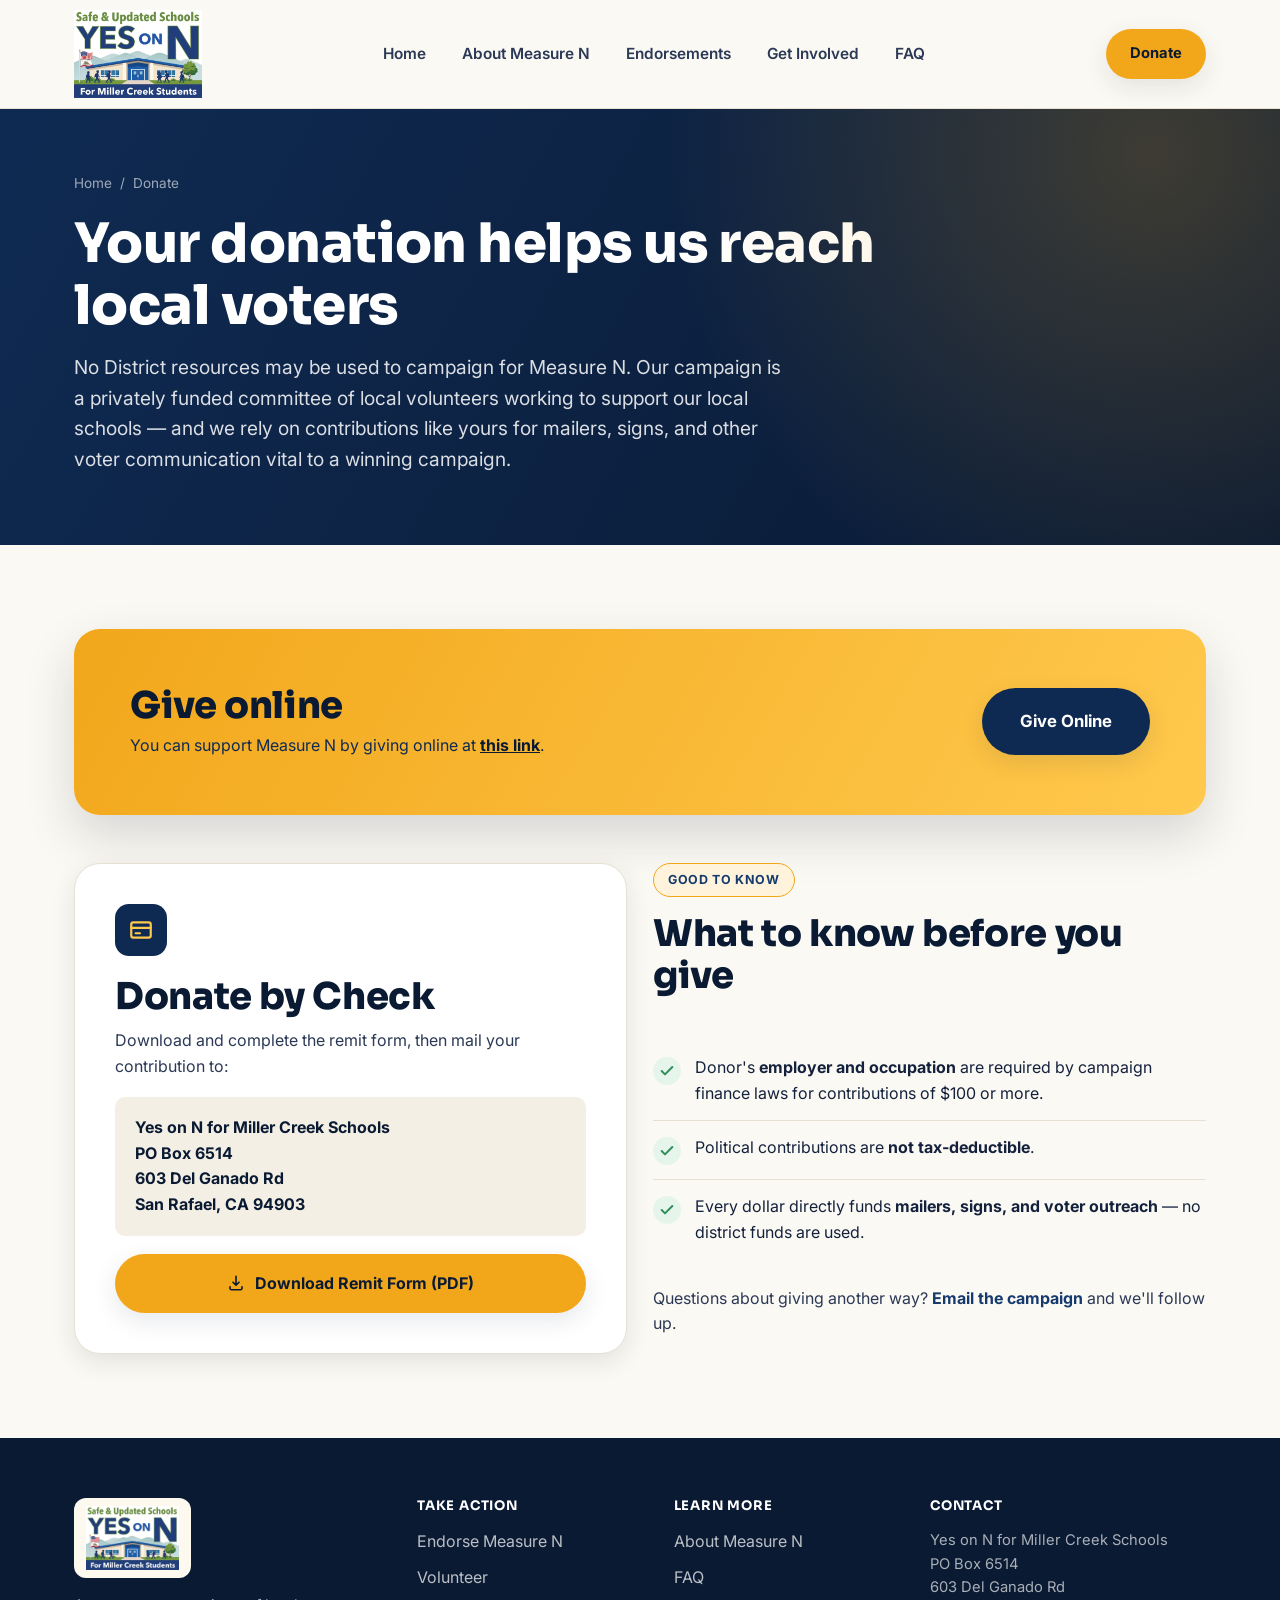
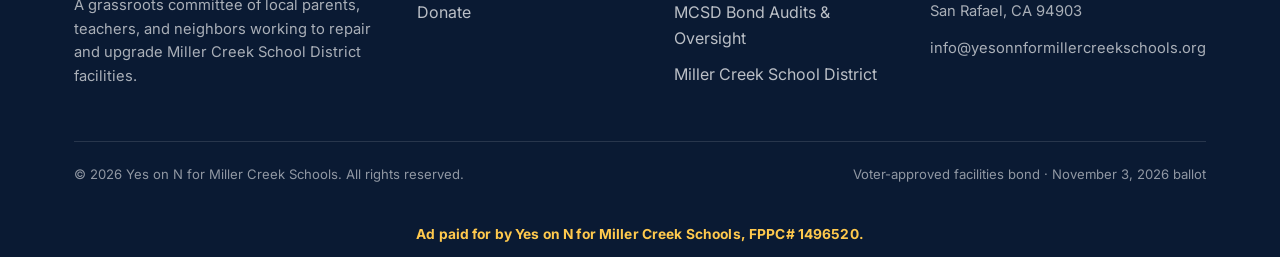
<file: donate.html>
<!doctype html>
<html lang="en">
<head>
<!-- Google tag (gtag.js) -->
<script async src="https://www.googletagmanager.com/gtag/js?id=G-8155T78S3P"></script>
<script>
  window.dataLayer = window.dataLayer || [];
  function gtag(){dataLayer.push(arguments);}
  gtag('js', new Date());

  gtag('config', 'G-8155T78S3P');
</script>
<meta charset="UTF-8">
<meta name="viewport" content="width=device-width, initial-scale=1">
<title>Donate | Yes on N for Miller Creek Schools</title>
<meta name="description" content="Your donation helps get our message out to local voters. Learn how to contribute to the Yes on N campaign for Miller Creek School District.">
<link rel="canonical" href="https://yesonnformillercreekschools.org/donate.html">
<meta property="og:type" content="website">
<meta property="og:site_name" content="Yes on N for Miller Creek Schools">
<meta property="og:title" content="Donate | Yes on N for Miller Creek Schools">
<meta property="og:description" content="Our campaign relies on private contributions for mailers, signs, and voter communication. Learn how to donate.">
<meta property="og:url" content="https://yesonnformillercreekschools.org/donate.html">
<meta property="og:image" content="https://yesonnformillercreekschools.org/assets/img/og-image.png">
<meta name="twitter:card" content="summary_large_image">
<link rel="icon" type="image/svg+xml" href="assets/img/favicon.svg">
<link rel="icon" type="image/png" sizes="32x32" href="assets/img/favicon-32.png">
<link rel="apple-touch-icon" href="assets/img/apple-touch-icon.png">
<meta name="theme-color" content="#0f2a52">
<link rel="preconnect" href="https://fonts.googleapis.com">
<link rel="preconnect" href="https://fonts.gstatic.com" crossorigin>
<link href="https://fonts.googleapis.com/css2?family=Inter:wght@400;500;600;700&family=Sora:wght@600;700;800&display=swap" rel="stylesheet">
<link rel="stylesheet" href="assets/css/style.css">
</head>
<body>
<a class="skip-link" href="#main">Skip to main content</a>

<header class="site-header">
  <div class="container">
    <a href="index.html" class="brand" aria-label="Yes on N for Miller Creek Schools — Home">
      <picture>
        <source srcset="assets/img/logo.webp" type="image/webp">
        <img src="assets/img/logo.png" alt="Yes on N for Miller Creek Schools" class="logo-mark" width="480" height="332">
      </picture>
    </a>
    <nav class="main-nav" aria-label="Primary">
      <a href="index.html" data-nav-link>Home</a>
      <a href="about.html" data-nav-link>About Measure N</a>
      <a href="endorsements.html" data-nav-link>Endorsements</a>
      <a href="get-involved.html" data-nav-link>Get Involved</a>
      <a href="faq.html" data-nav-link>FAQ</a>
    </nav>
    <div class="header-cta">
      <a href="donate.html" class="btn btn-gold" aria-current="page">Donate</a>
      <button class="nav-toggle" aria-label="Toggle menu" aria-expanded="false" aria-controls="mobile-nav">
        <svg class="menu-icon" width="22" height="22" viewBox="0 0 24 24" fill="none" stroke="#fff" stroke-width="2.4" stroke-linecap="round" aria-hidden="true"><path d="M3 6h18M3 12h18M3 18h18"/></svg>
        <svg class="close-icon" width="22" height="22" viewBox="0 0 24 24" fill="none" stroke="#fff" stroke-width="2.4" stroke-linecap="round" aria-hidden="true"><path d="M6 6l12 12M18 6L6 18"/></svg>
      </button>
    </div>
  </div>
</header>
<div class="mobile-nav" id="mobile-nav">
  <a href="index.html">Home</a>
  <a href="about.html">About Measure N</a>
  <a href="endorsements.html">Endorsements</a>
  <a href="get-involved.html">Get Involved</a>
  <a href="faq.html">FAQ</a>
  <a href="donate.html" class="btn btn-gold btn-block">Donate Now</a>
</div>

<main id="main">

  <section class="page-hero">
    <div class="container">
      <div class="breadcrumb"><a href="index.html">Home</a><span>/</span><span>Donate</span></div>
      <h1>Your donation helps us reach local voters</h1>
      <p class="lede">No District resources may be used to campaign for Measure N. Our campaign is a privately funded committee of local volunteers working to support our local schools — and we rely on contributions like yours for mailers, signs, and other voter communication vital to a winning campaign.</p>
    </div>
  </section>

  <section>
    <div class="container">
      <div class="cta-band" style="margin-bottom:48px;">
        <div>
          <h2>Give online</h2>
          <p>You can support Measure N by giving online at <a href="https://secure.anedot.com/yes-on-n-for-miller-creek-schools/79ee8e66-84ba-45fe-a0e2-2b52027376c8" target="_blank" rel="noopener" style="font-weight:700; text-decoration:underline; color:var(--navy-900);">this link</a>.</p>
        </div>
        <div class="cta-band-actions">
          <a href="https://secure.anedot.com/yes-on-n-for-miller-creek-schools/79ee8e66-84ba-45fe-a0e2-2b52027376c8" target="_blank" rel="noopener" class="btn btn-navy btn-lg">Give Online</a>
        </div>
      </div>

      <div class="grid grid-2" style="align-items:start;">

        <div class="form-card">
          <div class="icon-badge" style="margin-bottom:20px;">
            <svg viewBox="0 0 24 24" fill="none" stroke="currentColor" stroke-width="2" stroke-linecap="round" stroke-linejoin="round" aria-hidden="true"><rect x="3" y="5" width="18" height="14" rx="2"/><path d="M3 10h18M7 15h4"/></svg>
          </div>
          <h2 style="margin-bottom:10px;">Donate by Check</h2>
          <p>Download and complete the remit form, then mail your contribution to:</p>
          <p style="margin:18px 0; padding:18px 20px; background:var(--bg-alt); border-radius:var(--radius-sm); font-weight:700; color:var(--navy-900);">
            Yes on N for Miller Creek Schools<br>
            PO Box 6514<br>
            603 Del Ganado Rd<br>
            San Rafael, CA 94903
          </p>
          <a href="assets/docs/Yes-on-N-Remit-Form.pdf" target="_blank" rel="noopener" class="btn btn-gold btn-block">
            <svg width="18" height="18" viewBox="0 0 24 24" fill="none" stroke="currentColor" stroke-width="2.2" stroke-linecap="round" stroke-linejoin="round" aria-hidden="true"><path d="M12 3v12m0 0-4-4m4 4 4-4"/><path d="M4 17v2a2 2 0 0 0 2 2h12a2 2 0 0 0 2-2v-2"/></svg>
            Download Remit Form (PDF)
          </a>
        </div>

        <div>
          <div class="section-head left">
            <span class="kicker">Good to know</span>
            <h2>What to know before you give</h2>
          </div>
          <ul class="check-list">
            <li>
              <span class="tick"><svg viewBox="0 0 24 24" fill="none" stroke="currentColor" stroke-width="3" stroke-linecap="round" stroke-linejoin="round"><path d="M20 6 9 17l-5-5"/></svg></span>
              <div>Donor's <strong>employer and occupation</strong> are required by campaign finance laws for contributions of $100 or more.</div>
            </li>
            <li>
              <span class="tick"><svg viewBox="0 0 24 24" fill="none" stroke="currentColor" stroke-width="3" stroke-linecap="round" stroke-linejoin="round"><path d="M20 6 9 17l-5-5"/></svg></span>
              <div>Political contributions are <strong>not tax-deductible</strong>.</div>
            </li>
            <li>
              <span class="tick"><svg viewBox="0 0 24 24" fill="none" stroke="currentColor" stroke-width="3" stroke-linecap="round" stroke-linejoin="round"><path d="M20 6 9 17l-5-5"/></svg></span>
              <div>Every dollar directly funds <strong>mailers, signs, and voter outreach</strong> — no district funds are used.</div>
            </li>
          </ul>
          <div style="margin-top:26px;">
            <p>Questions about giving another way? <a href="mailto:info@yesonnformillercreekschools.org" style="color:var(--navy-700); font-weight:700;">Email the campaign</a> and we'll follow up.</p>
          </div>
        </div>

      </div>
    </div>
  </section>

</main>

<footer class="site-footer">
  <div class="container">
    <div class="footer-grid">
      <div class="footer-col">
        <div class="footer-brand">
          <span class="logo-badge">
            <picture>
              <source srcset="assets/img/logo.webp" type="image/webp">
              <img src="assets/img/logo.png" alt="Yes on N for Miller Creek Schools" width="240" height="166">
            </picture>
          </span>
        </div>
        <p>A grassroots committee of local parents, teachers, and neighbors working to repair and upgrade Miller Creek School District facilities.</p>
      </div>
      <div class="footer-col">
        <h4>Take Action</h4>
        <ul>
          <li><a href="endorsements.html">Endorse Measure N</a></li>
          <li><a href="get-involved.html">Volunteer</a></li>
          <li><a href="donate.html">Donate</a></li>
        </ul>
      </div>
      <div class="footer-col">
        <h4>Learn More</h4>
        <ul>
          <li><a href="about.html">About Measure N</a></li>
          <li><a href="faq.html">FAQ</a></li>
          <li><a href="https://www.millercreeksd.org/departments/business-services/budgetinfo" rel="noopener">MCSD Bond Audits &amp; Oversight</a></li>
          <li><a href="https://www.millercreeksd.org/" rel="noopener">Miller Creek School District</a></li>
        </ul>
      </div>
      <div class="footer-col">
        <h4>Contact</h4>
        <p>Yes on N for Miller Creek Schools<br>PO Box 6514<br>603 Del Ganado Rd<br>San Rafael, CA 94903</p>
        <p><a href="mailto:info@yesonnformillercreekschools.org">info@yesonnformillercreekschools.org</a></p>
      </div>
    </div>
    <div class="footer-bottom">
      <span>&copy; <span data-year></span> Yes on N for Miller Creek Schools. All rights reserved.</span>
      <span>Voter-approved facilities bond &middot; November 3, 2026 ballot</span>
    </div>
  </div>
  <div class="disclaimer-bar">Ad paid for by Yes on N for Miller Creek Schools, FPPC# 1496520.</div>
</footer>

<script src="assets/js/main.js"></script>
</body>
</html>
</file>
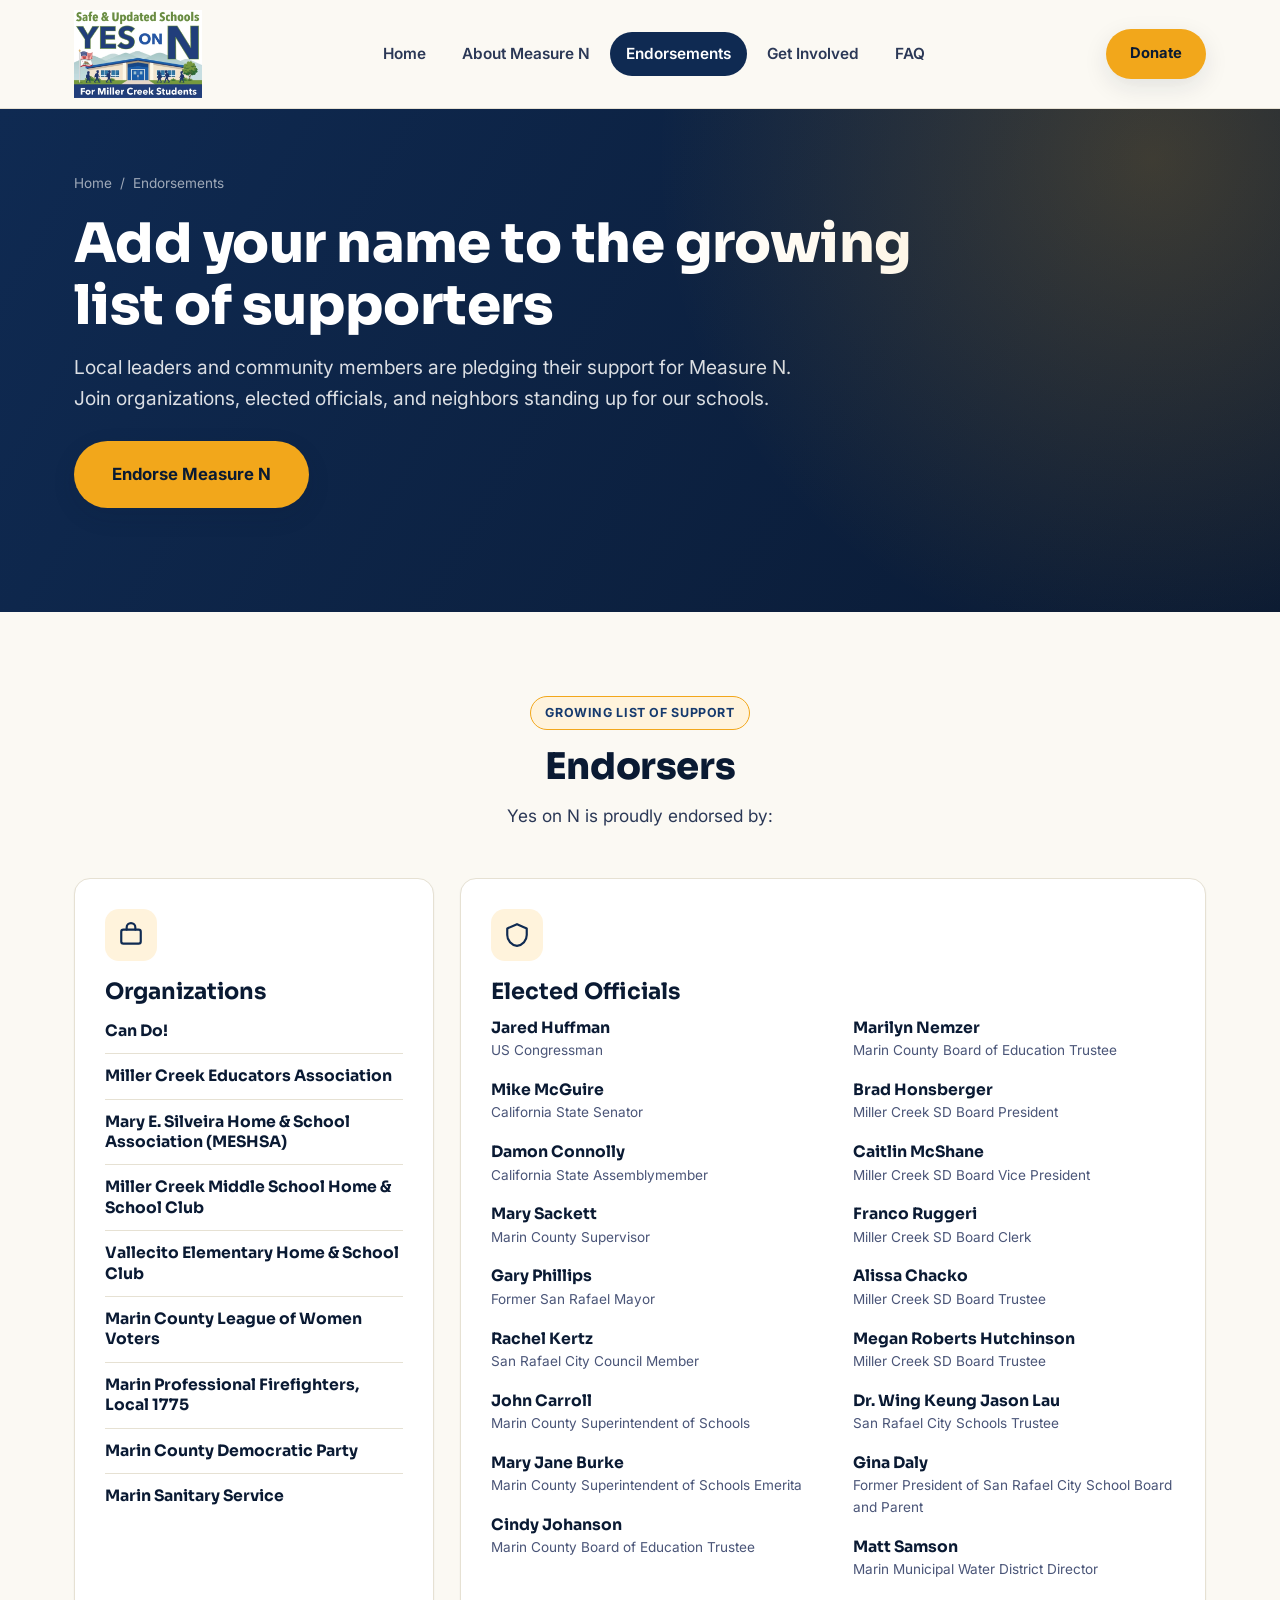
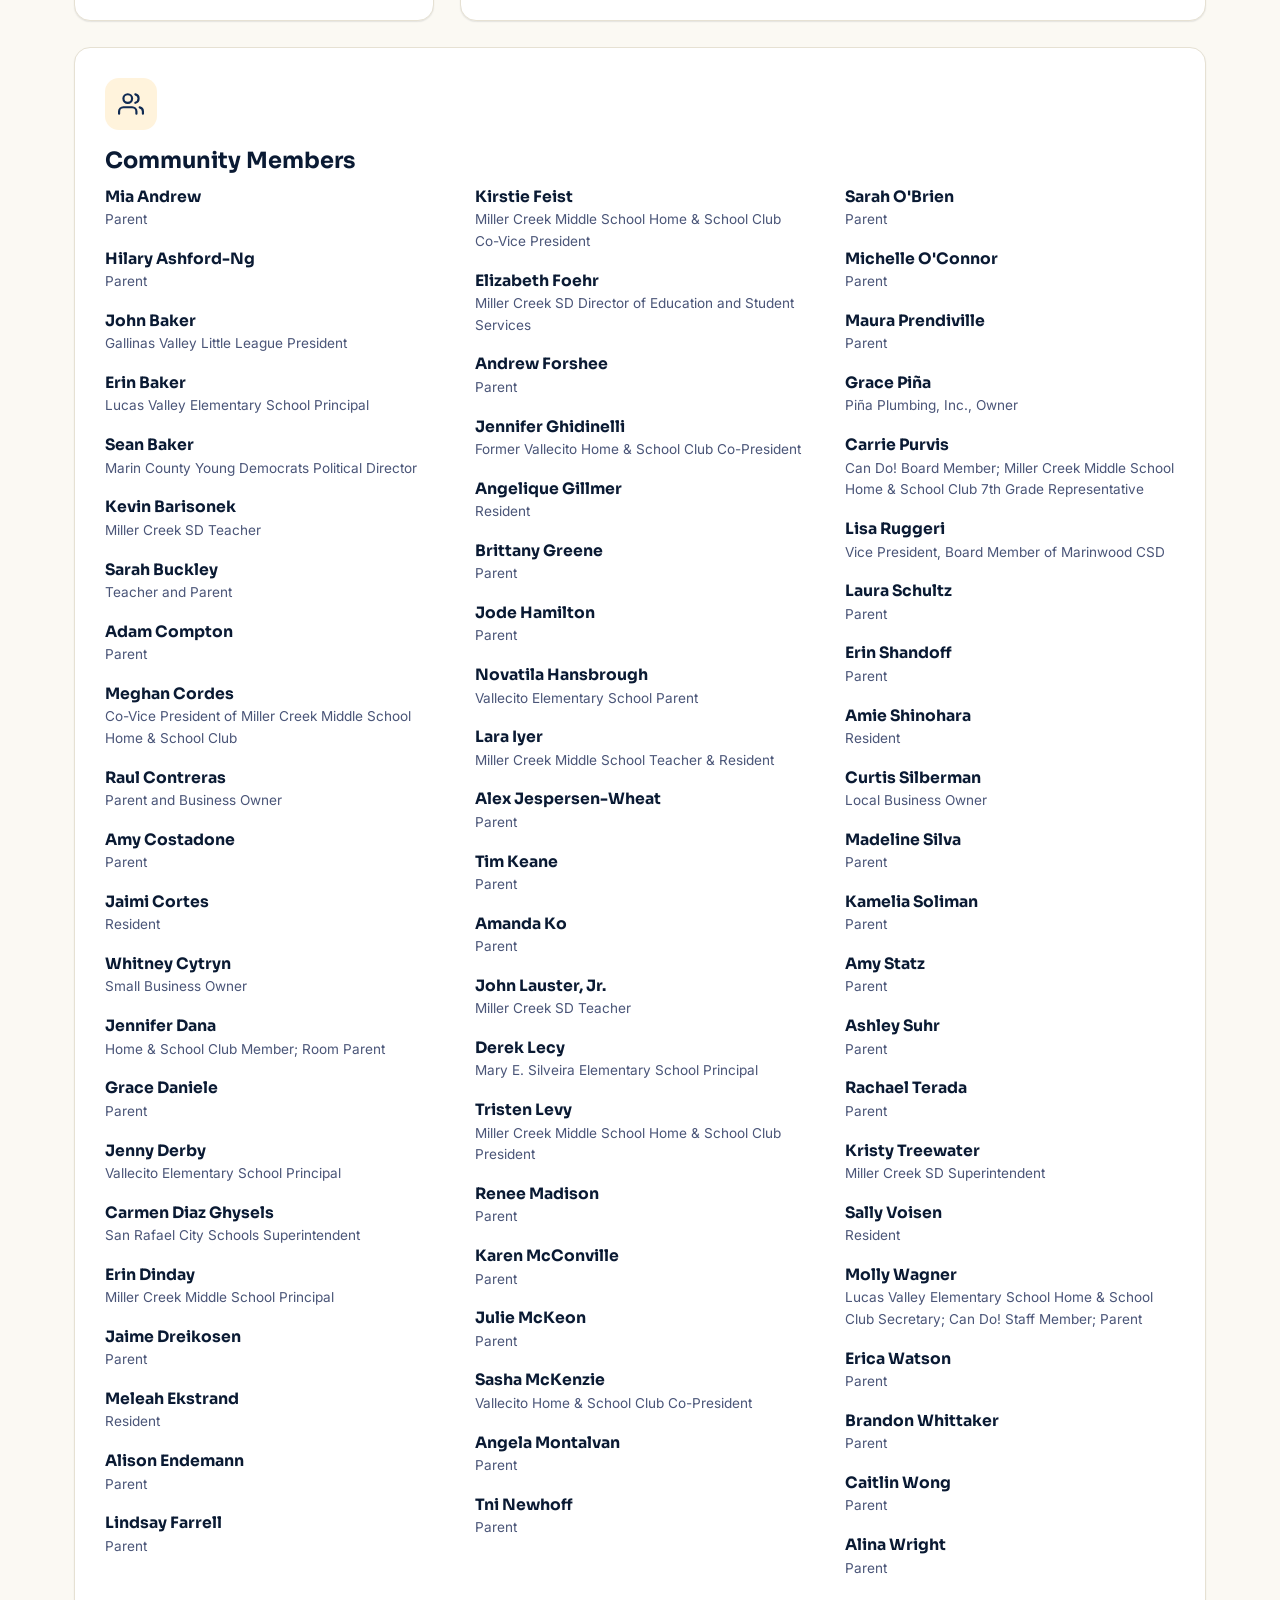
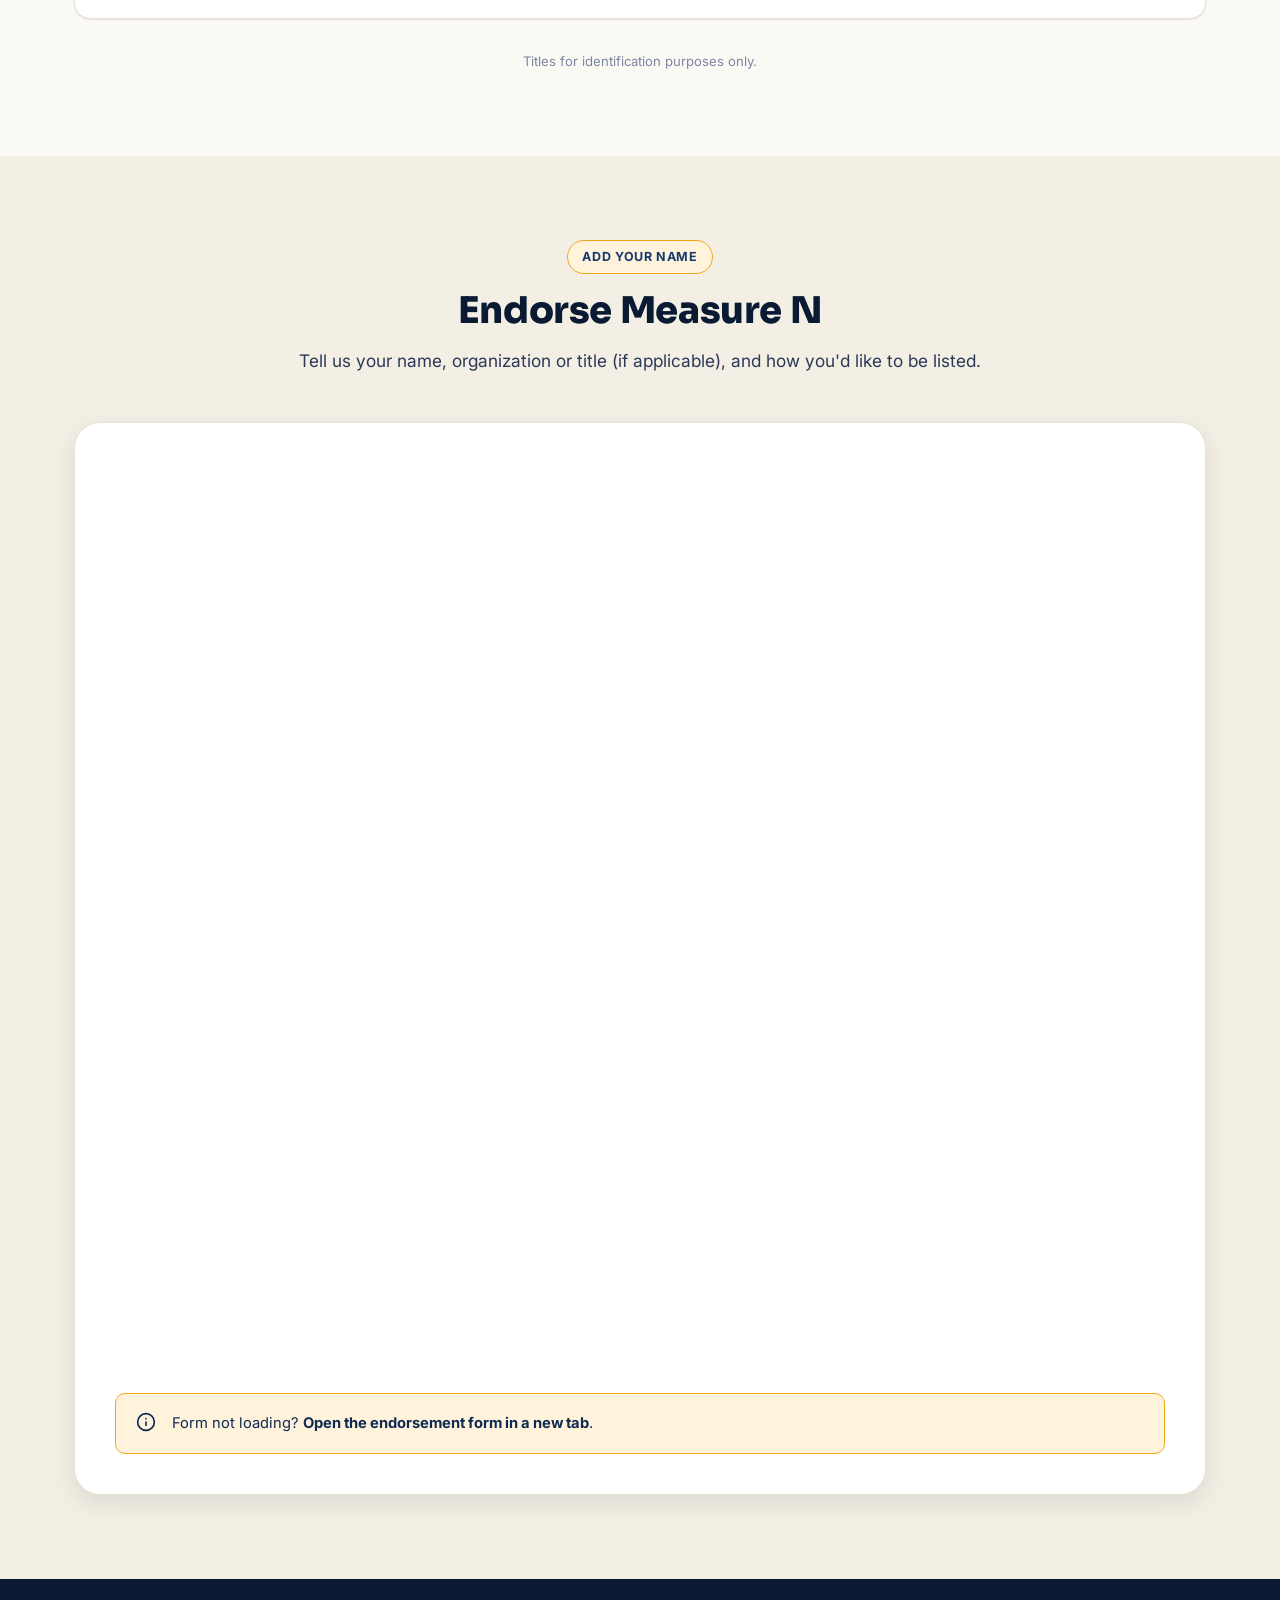
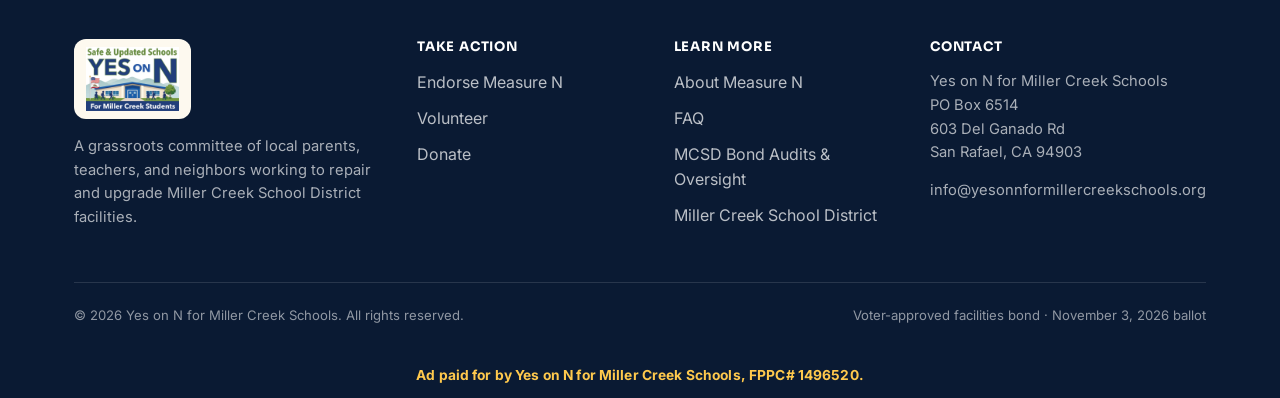
<file: endorsements.html>
<!doctype html>
<html lang="en">
<head>
<!-- Google tag (gtag.js) -->
<script async src="https://www.googletagmanager.com/gtag/js?id=G-8155T78S3P"></script>
<script>
  window.dataLayer = window.dataLayer || [];
  function gtag(){dataLayer.push(arguments);}
  gtag('js', new Date());

  gtag('config', 'G-8155T78S3P');
</script>
<meta charset="UTF-8">
<meta name="viewport" content="width=device-width, initial-scale=1">
<title>Endorsements | Yes on N for Miller Creek Schools</title>
<meta name="description" content="See who supports Measure N — organizations, elected officials, and community leaders — and add your name to the growing list of supporters.">
<link rel="canonical" href="https://yesonnformillercreekschools.org/endorsements.html">
<meta property="og:type" content="website">
<meta property="og:site_name" content="Yes on N for Miller Creek Schools">
<meta property="og:title" content="Endorsements | Yes on N for Miller Creek Schools">
<meta property="og:description" content="Add your name to the growing list of local leaders and community members who have pledged to support Measure N.">
<meta property="og:url" content="https://yesonnformillercreekschools.org/endorsements.html">
<meta property="og:image" content="https://yesonnformillercreekschools.org/assets/img/og-image.png">
<meta name="twitter:card" content="summary_large_image">
<link rel="icon" type="image/svg+xml" href="assets/img/favicon.svg">
<link rel="icon" type="image/png" sizes="32x32" href="assets/img/favicon-32.png">
<link rel="apple-touch-icon" href="assets/img/apple-touch-icon.png">
<meta name="theme-color" content="#0f2a52">
<link rel="preconnect" href="https://fonts.googleapis.com">
<link rel="preconnect" href="https://fonts.gstatic.com" crossorigin>
<link href="https://fonts.googleapis.com/css2?family=Inter:wght@400;500;600;700&family=Sora:wght@600;700;800&display=swap" rel="stylesheet">
<link rel="stylesheet" href="assets/css/style.css">
</head>
<body>
<a class="skip-link" href="#main">Skip to main content</a>

<header class="site-header">
  <div class="container">
    <a href="index.html" class="brand" aria-label="Yes on N for Miller Creek Schools — Home">
      <picture>
        <source srcset="assets/img/logo.webp" type="image/webp">
        <img src="assets/img/logo.png" alt="Yes on N for Miller Creek Schools" class="logo-mark" width="480" height="332">
      </picture>
    </a>
    <nav class="main-nav" aria-label="Primary">
      <a href="index.html" data-nav-link>Home</a>
      <a href="about.html" data-nav-link>About Measure N</a>
      <a href="endorsements.html" data-nav-link aria-current="page">Endorsements</a>
      <a href="get-involved.html" data-nav-link>Get Involved</a>
      <a href="faq.html" data-nav-link>FAQ</a>
    </nav>
    <div class="header-cta">
      <a href="donate.html" class="btn btn-gold">Donate</a>
      <button class="nav-toggle" aria-label="Toggle menu" aria-expanded="false" aria-controls="mobile-nav">
        <svg class="menu-icon" width="22" height="22" viewBox="0 0 24 24" fill="none" stroke="#fff" stroke-width="2.4" stroke-linecap="round" aria-hidden="true"><path d="M3 6h18M3 12h18M3 18h18"/></svg>
        <svg class="close-icon" width="22" height="22" viewBox="0 0 24 24" fill="none" stroke="#fff" stroke-width="2.4" stroke-linecap="round" aria-hidden="true"><path d="M6 6l12 12M18 6L6 18"/></svg>
      </button>
    </div>
  </div>
</header>
<div class="mobile-nav" id="mobile-nav">
  <a href="index.html">Home</a>
  <a href="about.html">About Measure N</a>
  <a href="endorsements.html">Endorsements</a>
  <a href="get-involved.html">Get Involved</a>
  <a href="faq.html">FAQ</a>
  <a href="donate.html" class="btn btn-gold btn-block">Donate Now</a>
</div>

<main id="main">

  <section class="page-hero">
    <div class="container">
      <div class="breadcrumb"><a href="index.html">Home</a><span>/</span><span>Endorsements</span></div>
      <h1>Add your name to the growing list of supporters</h1>
      <p class="lede">Local leaders and community members are pledging their support for Measure N. Join organizations, elected officials, and neighbors standing up for our schools.</p>
      <div class="hero-actions" style="margin-top:28px;">
        <a href="https://docs.google.com/forms/d/e/1FAIpQLSfzmJMcEV8l5fGxP9slWGHyEG07bRpqxf0nnNDyOslxu2uejg/viewform" target="_blank" rel="noopener" class="btn btn-gold btn-lg">Endorse Measure N</a>
      </div>
    </div>
  </section>

  <section>
    <div class="container">
      <div class="section-head">
        <span class="kicker">Growing list of support</span>
        <h2>Endorsers</h2>
        <p>Yes on N is proudly endorsed by:</p>
      </div>

      <div class="grid grid-3 endorser-grid">
        <div class="card">
          <div class="icon-badge gold"><svg viewBox="0 0 24 24" fill="none" stroke="currentColor" stroke-width="2" stroke-linecap="round" stroke-linejoin="round" aria-hidden="true"><rect x="3" y="7" width="18" height="13" rx="2"/><path d="M8 7V5a4 4 0 0 1 8 0v2"/></svg></div>
          <h3>Organizations</h3>
          <ul class="endorser-list">
            <li><strong>Can Do!</strong></li>
            <li><strong>Miller Creek Educators Association</strong></li>
            <li><strong>Mary E. Silveira Home &amp; School Association (MESHSA)</strong></li>
            <li><strong>Miller Creek Middle School Home &amp; School Club</strong></li>
            <li><strong>Vallecito Elementary Home &amp; School Club</strong></li>
            <li><strong>Marin County League of Women Voters</strong></li>
            <li><strong>Marin Professional Firefighters, Local 1775</strong></li>
            <li><strong>Marin County Democratic Party</strong></li>
            <li><strong>Marin Sanitary Service</strong></li>
          </ul>
        </div>
        <div class="card endorser-wide">
          <div class="icon-badge gold"><svg viewBox="0 0 24 24" fill="none" stroke="currentColor" stroke-width="2" stroke-linecap="round" stroke-linejoin="round" aria-hidden="true"><path d="M12 2 3 6v6c0 5 3.8 9.4 9 10 5.2-.6 9-5 9-10V6l-9-4Z"/></svg></div>
          <h3>Elected Officials</h3>
          <ul class="endorser-list cols-2">
            <li><strong>Jared Huffman</strong><span>US Congressman</span></li>
            <li><strong>Mike McGuire</strong><span>California State Senator</span></li>
            <li><strong>Damon Connolly</strong><span>California State Assemblymember</span></li>
            <li><strong>Mary Sackett</strong><span>Marin County Supervisor</span></li>
            <li><strong>Gary Phillips</strong><span>Former San Rafael Mayor</span></li>
            <li><strong>Rachel Kertz</strong><span>San Rafael City Council Member</span></li>
            <li><strong>John Carroll</strong><span>Marin County Superintendent of Schools</span></li>
            <li><strong>Mary Jane Burke</strong><span>Marin County Superintendent of Schools Emerita</span></li>
            <li><strong>Cindy Johanson</strong><span>Marin County Board of Education Trustee</span></li>
            <li><strong>Marilyn Nemzer</strong><span>Marin County Board of Education Trustee</span></li>
            <li><strong>Brad Honsberger</strong><span>Miller Creek SD Board President</span></li>
            <li><strong>Caitlin McShane</strong><span>Miller Creek SD Board Vice President</span></li>
            <li><strong>Franco Ruggeri</strong><span>Miller Creek SD Board Clerk</span></li>
            <li><strong>Alissa Chacko</strong><span>Miller Creek SD Board Trustee</span></li>
            <li><strong>Megan Roberts Hutchinson</strong><span>Miller Creek SD Board Trustee</span></li>
            <li><strong>Dr. Wing Keung Jason Lau</strong><span>San Rafael City Schools Trustee</span></li>
            <li><strong>Gina Daly</strong><span>Former President of San Rafael City School Board and Parent</span></li>
            <li><strong>Matt Samson</strong><span>Marin Municipal Water District Director</span></li>
          </ul>
        </div>
        <div class="card endorser-full">
          <div class="icon-badge gold"><svg viewBox="0 0 24 24" fill="none" stroke="currentColor" stroke-width="2" stroke-linecap="round" stroke-linejoin="round" aria-hidden="true"><path d="M17 21v-2a4 4 0 0 0-4-4H5a4 4 0 0 0-4 4v2"/><circle cx="9" cy="7" r="4"/><path d="M23 21v-2a4 4 0 0 0-3-3.87M16 3.13a4 4 0 0 1 0 7.75"/></svg></div>
          <h3>Community Members</h3>
          <ul class="endorser-list cols-3">
            <li><strong>Mia Andrew</strong><span>Parent</span></li>
            <li><strong>Hilary Ashford-Ng</strong><span>Parent</span></li>
            <li><strong>John Baker</strong><span>Gallinas Valley Little League President</span></li>
            <li><strong>Erin Baker</strong><span>Lucas Valley Elementary School Principal</span></li>
            <li><strong>Sean Baker</strong><span>Marin County Young Democrats Political Director</span></li>
            <li><strong>Kevin Barisonek</strong><span>Miller Creek SD Teacher</span></li>
            <li><strong>Sarah Buckley</strong><span>Teacher and Parent</span></li>
            <li><strong>Adam Compton</strong><span>Parent</span></li>
            <li><strong>Meghan Cordes</strong><span>Co-Vice President of Miller Creek Middle School Home &amp; School Club</span></li>
            <li><strong>Raul Contreras</strong><span>Parent and Business Owner</span></li>
            <li><strong>Amy Costadone</strong><span>Parent</span></li>
            <li><strong>Jaimi Cortes</strong><span>Resident</span></li>
            <li><strong>Whitney Cytryn</strong><span>Small Business Owner</span></li>
            <li><strong>Jennifer Dana</strong><span>Home &amp; School Club Member; Room Parent</span></li>
            <li><strong>Grace Daniele</strong><span>Parent</span></li>
            <li><strong>Jenny Derby</strong><span>Vallecito Elementary School Principal</span></li>
            <li><strong>Carmen Diaz Ghysels</strong><span>San Rafael City Schools Superintendent</span></li>
            <li><strong>Erin Dinday</strong><span>Miller Creek Middle School Principal</span></li>
            <li><strong>Jaime Dreikosen</strong><span>Parent</span></li>
            <li><strong>Meleah Ekstrand</strong><span>Resident</span></li>
            <li><strong>Alison Endemann</strong><span>Parent</span></li>
            <li><strong>Lindsay Farrell</strong><span>Parent</span></li>
            <li><strong>Kirstie Feist</strong><span>Miller Creek Middle School Home &amp; School Club Co-Vice President</span></li>
            <li><strong>Elizabeth Foehr</strong><span>Miller Creek SD Director of Education and Student Services</span></li>
            <li><strong>Andrew Forshee</strong><span>Parent</span></li>
            <li><strong>Jennifer Ghidinelli</strong><span>Former Vallecito Home &amp; School Club Co-President</span></li>
            <li><strong>Angelique Gillmer</strong><span>Resident</span></li>
            <li><strong>Brittany Greene</strong><span>Parent</span></li>
            <li><strong>Jode Hamilton</strong><span>Parent</span></li>
            <li><strong>Novatila Hansbrough</strong><span>Vallecito Elementary School Parent</span></li>
            <li><strong>Lara Iyer</strong><span>Miller Creek Middle School Teacher &amp; Resident</span></li>
            <li><strong>Alex Jespersen-Wheat</strong><span>Parent</span></li>
            <li><strong>Tim Keane</strong><span>Parent</span></li>
            <li><strong>Amanda Ko</strong><span>Parent</span></li>
            <li><strong>John Lauster, Jr.</strong><span>Miller Creek SD Teacher</span></li>
            <li><strong>Derek Lecy</strong><span>Mary E. Silveira Elementary School Principal</span></li>
            <li><strong>Tristen Levy</strong><span>Miller Creek Middle School Home &amp; School Club President</span></li>
            <li><strong>Renee Madison</strong><span>Parent</span></li>
            <li><strong>Karen McConville</strong><span>Parent</span></li>
            <li><strong>Julie McKeon</strong><span>Parent</span></li>
            <li><strong>Sasha McKenzie</strong><span>Vallecito Home &amp; School Club Co-President</span></li>
            <li><strong>Angela Montalvan</strong><span>Parent</span></li>
            <li><strong>Tni Newhoff</strong><span>Parent</span></li>
            <li><strong>Sarah O'Brien</strong><span>Parent</span></li>
            <li><strong>Michelle O'Connor</strong><span>Parent</span></li>
            <li><strong>Maura Prendiville</strong><span>Parent</span></li>
            <li><strong>Grace Piña</strong><span>Piña Plumbing, Inc., Owner</span></li>
            <li><strong>Carrie Purvis</strong><span>Can Do! Board Member; Miller Creek Middle School Home &amp; School Club 7th Grade Representative</span></li>
            <li><strong>Lisa Ruggeri</strong><span>Vice President, Board Member of Marinwood CSD</span></li>
            <li><strong>Laura Schultz</strong><span>Parent</span></li>
            <li><strong>Erin Shandoff</strong><span>Parent</span></li>
            <li><strong>Amie Shinohara</strong><span>Resident</span></li>
            <li><strong>Curtis Silberman</strong><span>Local Business Owner</span></li>
            <li><strong>Madeline Silva</strong><span>Parent</span></li>
            <li><strong>Kamelia Soliman</strong><span>Parent</span></li>
            <li><strong>Amy Statz</strong><span>Parent</span></li>
            <li><strong>Ashley Suhr</strong><span>Parent</span></li>
            <li><strong>Rachael Terada</strong><span>Parent</span></li>
            <li><strong>Kristy Treewater</strong><span>Miller Creek SD Superintendent</span></li>
            <li><strong>Sally Voisen</strong><span>Resident</span></li>
            <li><strong>Molly Wagner</strong><span>Lucas Valley Elementary School Home &amp; School Club Secretary; Can Do! Staff Member; Parent</span></li>
            <li><strong>Erica Watson</strong><span>Parent</span></li>
            <li><strong>Brandon Whittaker</strong><span>Parent</span></li>
            <li><strong>Caitlin Wong</strong><span>Parent</span></li>
            <li><strong>Alina Wright</strong><span>Parent</span></li>
          </ul>
        </div>
      </div>
      <p style="text-align:center; font-size:0.82rem; color:var(--ink-400); margin-top:32px;">Titles for identification purposes only.</p>
    </div>
  </section>

  <section class="section-alt" id="endorse-form">
    <div class="container">
      <div class="section-head">
        <span class="kicker">Add your name</span>
        <h2>Endorse Measure N</h2>
        <p>Tell us your name, organization or title (if applicable), and how you'd like to be listed.</p>
      </div>
      <div class="form-card">
        <iframe title="Endorsement form" src="https://docs.google.com/forms/d/e/1FAIpQLSfzmJMcEV8l5fGxP9slWGHyEG07bRpqxf0nnNDyOslxu2uejg/viewform?embedded=true" width="100%" height="900" style="border:0; border-radius:12px;" loading="lazy">Loading form…</iframe>
        <div class="form-embed-note">
          <svg width="20" height="20" viewBox="0 0 24 24" fill="none" stroke="currentColor" stroke-width="2" stroke-linecap="round" stroke-linejoin="round" style="flex-shrink:0;" aria-hidden="true"><circle cx="12" cy="12" r="10"/><path d="M12 16v-4M12 8h.01"/></svg>
          <span>Form not loading? <a href="https://docs.google.com/forms/d/e/1FAIpQLSfzmJMcEV8l5fGxP9slWGHyEG07bRpqxf0nnNDyOslxu2uejg/viewform" target="_blank" rel="noopener" style="font-weight:700; color:var(--navy-800);">Open the endorsement form in a new tab</a>.</span>
        </div>
      </div>
    </div>
  </section>

</main>

<footer class="site-footer">
  <div class="container">
    <div class="footer-grid">
      <div class="footer-col">
        <div class="footer-brand">
          <span class="logo-badge">
            <picture>
              <source srcset="assets/img/logo.webp" type="image/webp">
              <img src="assets/img/logo.png" alt="Yes on N for Miller Creek Schools" width="240" height="166">
            </picture>
          </span>
        </div>
        <p>A grassroots committee of local parents, teachers, and neighbors working to repair and upgrade Miller Creek School District facilities.</p>
      </div>
      <div class="footer-col">
        <h4>Take Action</h4>
        <ul>
          <li><a href="endorsements.html">Endorse Measure N</a></li>
          <li><a href="get-involved.html">Volunteer</a></li>
          <li><a href="donate.html">Donate</a></li>
        </ul>
      </div>
      <div class="footer-col">
        <h4>Learn More</h4>
        <ul>
          <li><a href="about.html">About Measure N</a></li>
          <li><a href="faq.html">FAQ</a></li>
          <li><a href="https://www.millercreeksd.org/departments/business-services/budgetinfo" rel="noopener">MCSD Bond Audits &amp; Oversight</a></li>
          <li><a href="https://www.millercreeksd.org/" rel="noopener">Miller Creek School District</a></li>
        </ul>
      </div>
      <div class="footer-col">
        <h4>Contact</h4>
        <p>Yes on N for Miller Creek Schools<br>PO Box 6514<br>603 Del Ganado Rd<br>San Rafael, CA 94903</p>
        <p><a href="mailto:info@yesonnformillercreekschools.org">info@yesonnformillercreekschools.org</a></p>
      </div>
    </div>
    <div class="footer-bottom">
      <span>&copy; <span data-year></span> Yes on N for Miller Creek Schools. All rights reserved.</span>
      <span>Voter-approved facilities bond &middot; November 3, 2026 ballot</span>
    </div>
  </div>
  <div class="disclaimer-bar">Ad paid for by Yes on N for Miller Creek Schools, FPPC# 1496520.</div>
</footer>

<script src="assets/js/main.js"></script>
</body>
</html>
</file>
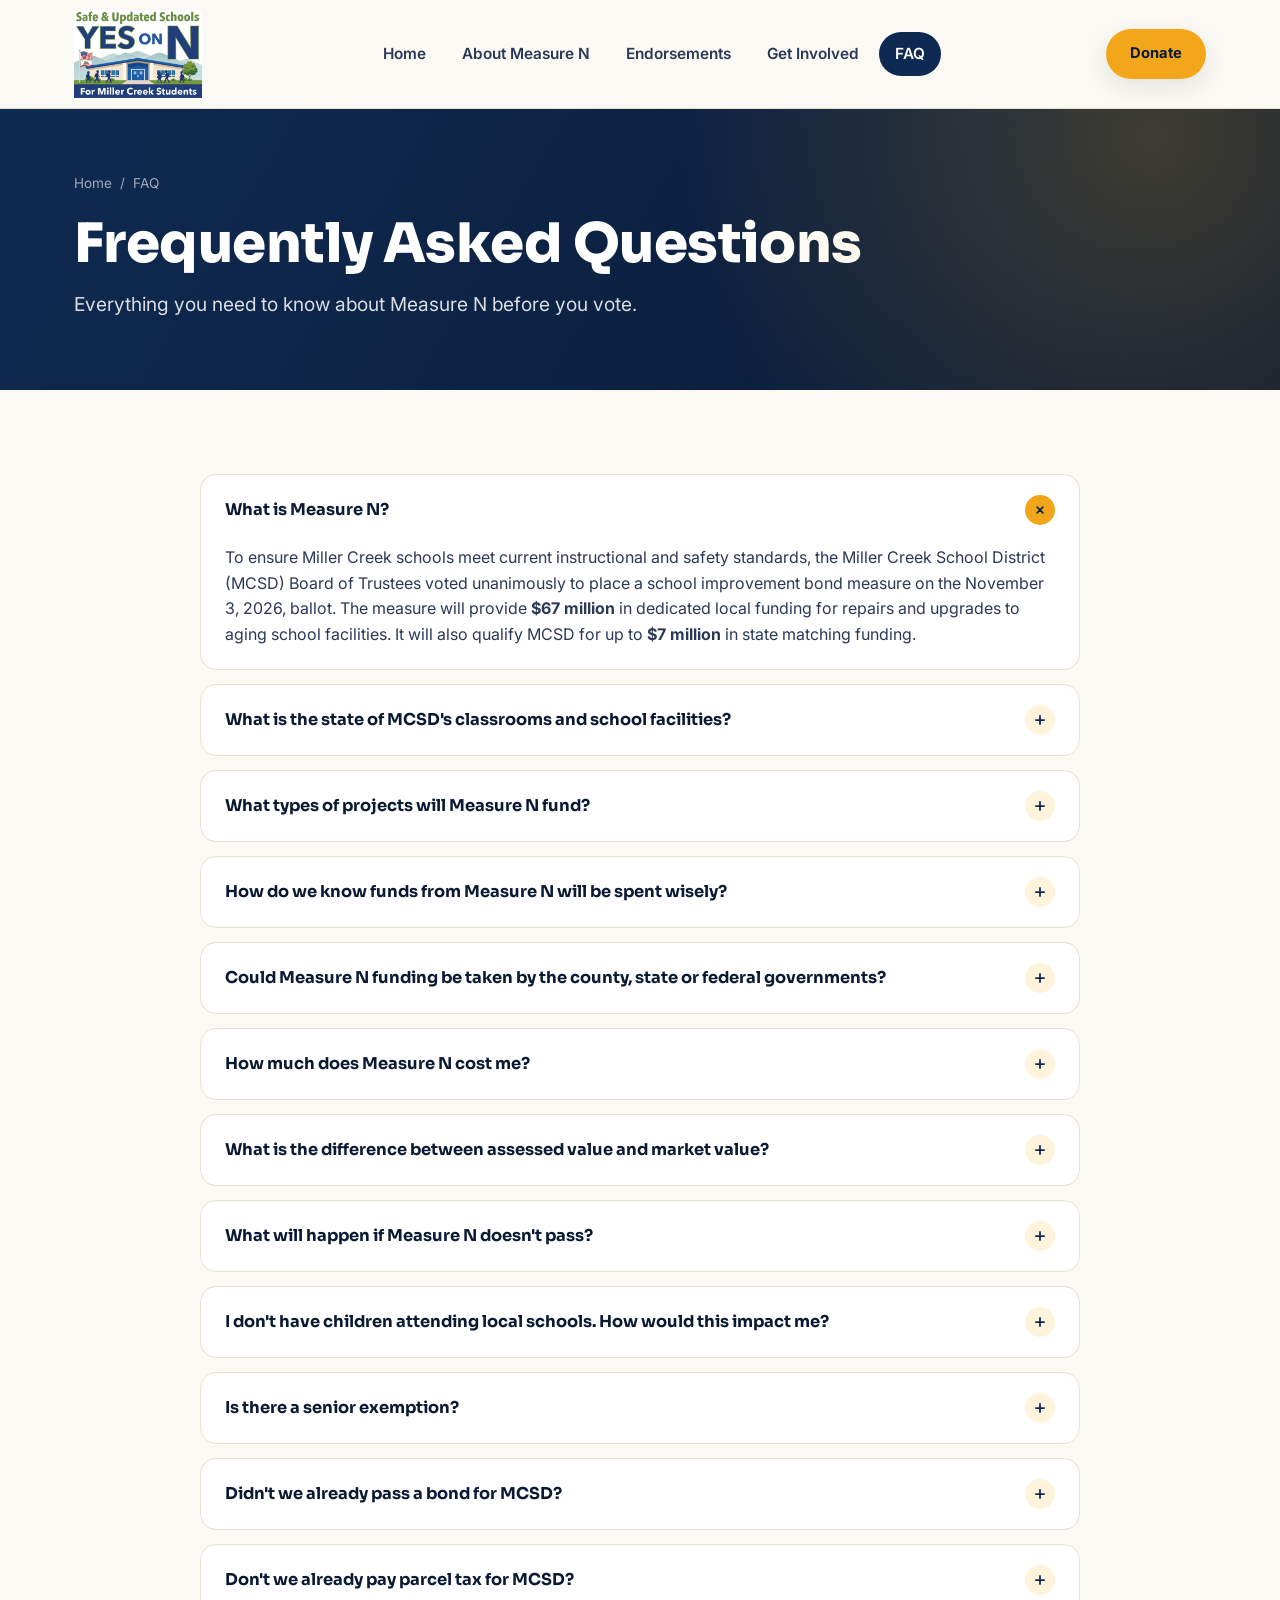
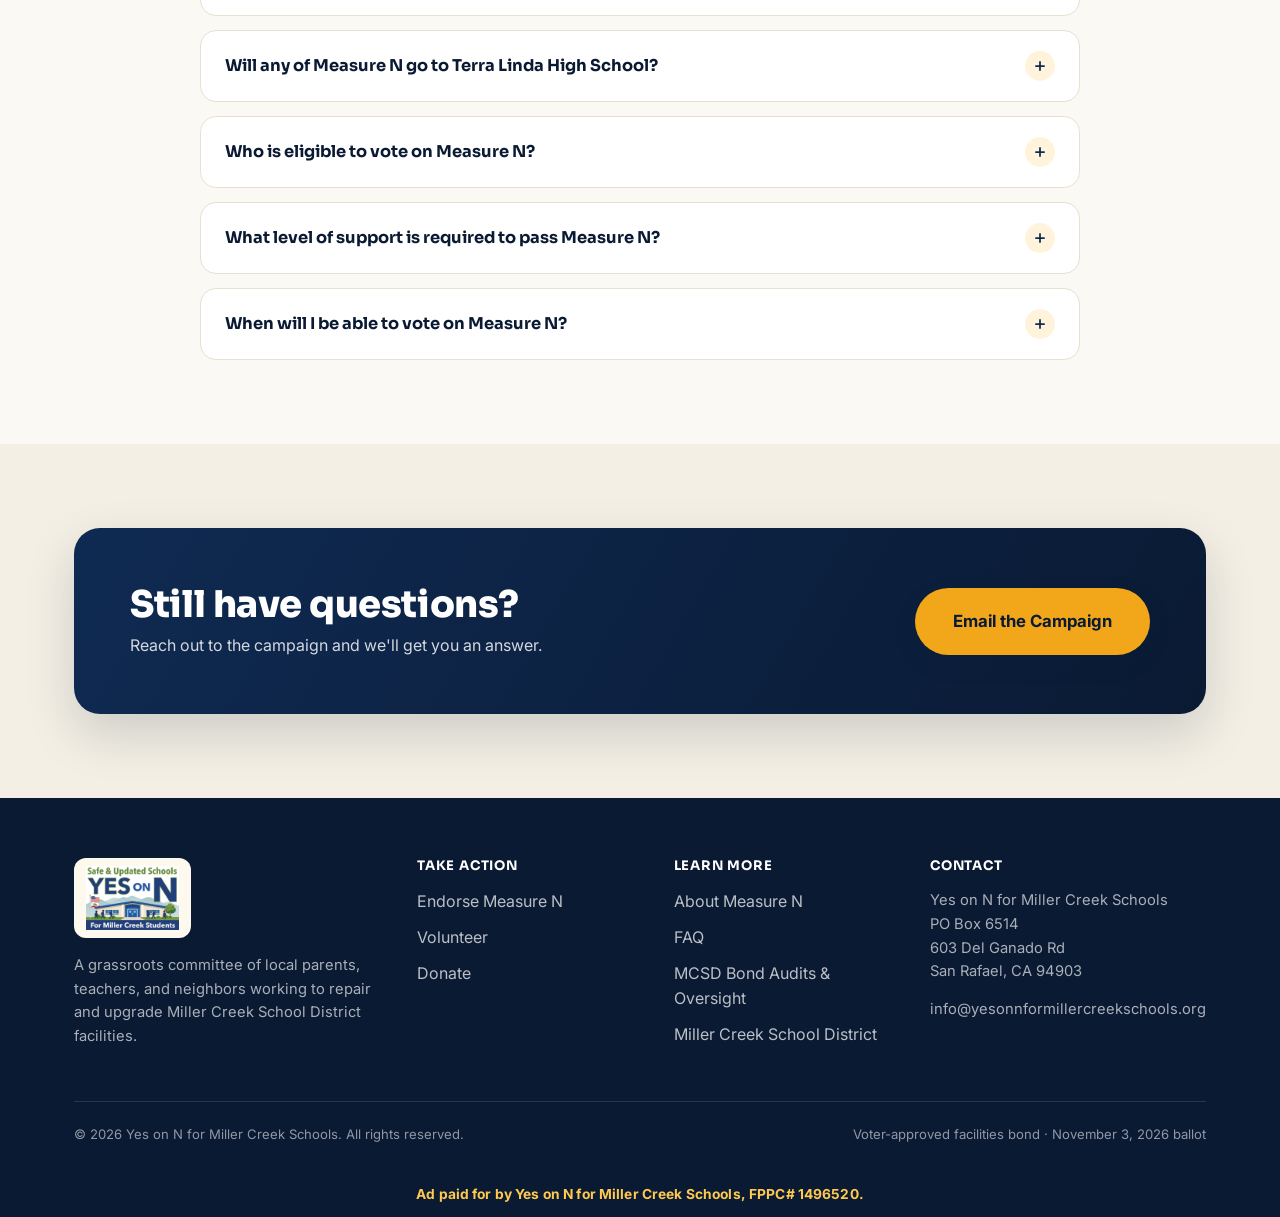
<file: faq.html>
<!doctype html>
<html lang="en">
<head>
<!-- Google tag (gtag.js) -->
<script async src="https://www.googletagmanager.com/gtag/js?id=G-8155T78S3P"></script>
<script>
  window.dataLayer = window.dataLayer || [];
  function gtag(){dataLayer.push(arguments);}
  gtag('js', new Date());

  gtag('config', 'G-8155T78S3P');
</script>
<meta charset="UTF-8">
<meta name="viewport" content="width=device-width, initial-scale=1">
<title>Frequently Asked Questions | Yes on N for Miller Creek Schools</title>
<meta name="description" content="Answers to common questions about Measure N: what it costs, what it funds, oversight protections, and how to vote — for Miller Creek School District.">
<link rel="canonical" href="https://yesonnformillercreekschools.org/faq.html">
<meta property="og:type" content="website">
<meta property="og:site_name" content="Yes on N for Miller Creek Schools">
<meta property="og:title" content="Frequently Asked Questions | Yes on N for Miller Creek Schools">
<meta property="og:description" content="What is Measure N, what does it cost, and how is it overseen? Get the facts before you vote.">
<meta property="og:url" content="https://yesonnformillercreekschools.org/faq.html">
<meta property="og:image" content="https://yesonnformillercreekschools.org/assets/img/og-image.png">
<meta name="twitter:card" content="summary_large_image">
<link rel="icon" type="image/svg+xml" href="assets/img/favicon.svg">
<link rel="icon" type="image/png" sizes="32x32" href="assets/img/favicon-32.png">
<link rel="apple-touch-icon" href="assets/img/apple-touch-icon.png">
<meta name="theme-color" content="#0f2a52">
<link rel="preconnect" href="https://fonts.googleapis.com">
<link rel="preconnect" href="https://fonts.gstatic.com" crossorigin>
<link href="https://fonts.googleapis.com/css2?family=Inter:wght@400;500;600;700&family=Sora:wght@600;700;800&display=swap" rel="stylesheet">
<link rel="stylesheet" href="assets/css/style.css">

<script type="application/ld+json">
{
  "@context": "https://schema.org",
  "@type": "FAQPage",
  "mainEntity": [
    {"@type": "Question", "name": "What is Measure N?", "acceptedAnswer": {"@type": "Answer", "text": "To ensure Miller Creek schools meet current instructional and safety standards, the Miller Creek School District (MCSD) Board of Trustees voted unanimously to place a school improvement bond measure on the November 3, 2026, ballot. The measure will provide $67 million in dedicated local funding for repairs and upgrades to aging school facilities. It will also qualify MCSD for up to $7 million in state matching funding."}},
    {"@type": "Question", "name": "What is the state of MCSD's classrooms and school facilities?", "acceptedAnswer": {"@type": "Answer", "text": "While MCSD strives to maintain an excellent education for students, classrooms across the District's campuses are aging and need repairs and upgrades to meet modern academic and safety standards. Aging infrastructure, including bathrooms, plumbing, roofs, electrical, heating and cooling systems, is in need of repairs and upgrades. MCSD is currently completing a detailed assessment of all classrooms, school facilities and grounds in the District. Information about this assessment can be found <a href=\"https://simbli.eboardsolutions.com/meetings/TempFolder/Meetings/Miller%20Creek%20ESD_%20Facilities%20Master%20Plan%20Update%20(1)_1699783awm5f1anfiaksqcx514un5ho.pdf\">here</a>. School facility experts are evaluating school site conditions and providing recommendations on the priority repairs, upgrades, and modernization projects needed to support safe, functional, and modern learning environments for all students. That's why we need Measure N."}},
    {"@type": "Question", "name": "What types of projects will Measure N fund?", "acceptedAnswer": {"@type": "Answer", "text": "If approved by local voters, bond funds will be used to fix deteriorating bathrooms, plumbing, roofs, HVAC, and electrical systems; upgrade aging classrooms to support student achievement in math, science, technology, reading, writing, arts, and music; complete needed repair projects to provide safe, well-maintained classrooms and meet current educational standards; ensure all classrooms, playgrounds, and campuses are accessible for students, staff, and community members with disabilities; and improve school security, including classroom locks, lighting, emergency communications, and cameras."}},
    {"@type": "Question", "name": "How do we know funds from Measure N will be spent wisely?", "acceptedAnswer": {"@type": "Answer", "text": "By law, Measure N includes strict fiscal accountability protections to ensure responsible use of funds, including: no funds can be taken by the state or federal governments; no funds can be used for administrators' salaries or benefits; and an independent oversight committee, annual audits, and public spending disclosure are mandatory."}},
    {"@type": "Question", "name": "Could Measure N funding be taken by the county, state or federal governments?", "acceptedAnswer": {"@type": "Answer", "text": "No, funds could not be taken by the county, state or federal governments, or used for other purposes. All funds from the bond measure will benefit MCSD schools only."}},
    {"@type": "Question", "name": "How much does Measure N cost me?", "acceptedAnswer": {"@type": "Answer", "text": "Measure N will generate $67 million in locally controlled funding for our neighborhood schools. If approved by local voters, the bond would cost taxpayers no more than $30 per $100,000 of assessed (not market) value, annually, while bonds are outstanding."}},
    {"@type": "Question", "name": "What is the difference between assessed value and market value?", "acceptedAnswer": {"@type": "Answer", "text": "The cost of a bond measure like Measure N is based on the assessed value of properties. The assessed value of a property is based on the original purchase price and may not increase by more than 2% a year, while the market value tends to grow at a much faster rate based on market conditions. Thus, the assessed value of a property is usually much lower than the market value, especially if a property was purchased long ago at a much lower price than it could be purchased for today. It is this lower assessed value upon which the cost of a bond measure is based."}},
    {"@type": "Question", "name": "What will happen if Measure N doesn't pass?", "acceptedAnswer": {"@type": "Answer", "text": "There are no other practical funding sources to address identified repairs and upgrades at local schools. Without a bond measure, MCSD would have to divert funding from teaching and classroom programs to address urgent and unavoidable facility repairs needed to keep aging schools functioning. This would require cuts to academic programs and increases in class sizes. Waiting to address school facility repairs and upgrades would make the projects more expensive to complete."}},
    {"@type": "Question", "name": "I don't have children attending local schools. How would this impact me?", "acceptedAnswer": {"@type": "Answer", "text": "Even if you do not have school-age children, funding quality education can help improve the quality of life in our community and protect home values."}},
    {"@type": "Question", "name": "Is there a senior exemption?", "acceptedAnswer": {"@type": "Answer", "text": "By state law, exemptions of any kind are not allowed for school facility improvement bond measures. However, the cost of any bond is based on the assessed value of taxpayers' properties. Seniors and other residents who have lived in their homes for a long time have the lowest assessed values and would pay the least."}},
    {"@type": "Question", "name": "Didn't we already pass a bond for MCSD?", "acceptedAnswer": {"@type": "Answer", "text": "Miller Creek has not proposed a bond measure for over a decade. In 2014, voters approved Measure C to address facility improvements identified at that time. Since then, facilities have continued to age and new needs have been identified. The independent oversight committee and annual audits confirm that Measure C funding was spent as promised and projects were completed on time. Audit and oversight committee reports can be found on the MCSD website."}},
    {"@type": "Question", "name": "Don't we already pay parcel tax for MCSD?", "acceptedAnswer": {"@type": "Answer", "text": "Yes, like most school districts in Marin County, MCSD benefits from voter-approved parcel tax funding that supports teachers and academic programs. Parcel tax funding supports ongoing expenditures rather than facility improvements. A bond measure would provide dedicated funding for updates, modernization, and repairs to school facilities."}},
    {"@type": "Question", "name": "Will any of Measure N go to Terra Linda High School?", "acceptedAnswer": {"@type": "Answer", "text": "No. Terra Linda High School is part of San Rafael City Schools, a separate school district with a separate budget and funding sources. Measure N is just for MCSD, which includes three elementary schools and one middle school. Recent improvements to TLHS were funded by San Rafael City Schools."}},
    {"@type": "Question", "name": "Who is eligible to vote on Measure N?", "acceptedAnswer": {"@type": "Answer", "text": "All registered voters in the Miller Creek School District will be eligible to vote on the bond measure."}},
    {"@type": "Question", "name": "What level of support is required to pass Measure N?", "acceptedAnswer": {"@type": "Answer", "text": "At least 55% of voters who cast a ballot on the measure must vote \"Yes\" in order for it to be approved."}},
    {"@type": "Question", "name": "When will I be able to vote on Measure N?", "acceptedAnswer": {"@type": "Answer", "text": "The school improvement bond measure will be on the November 3, 2026, ballot."}}
  ]
}
</script>
</head>
<body>
<a class="skip-link" href="#main">Skip to main content</a>

<header class="site-header">
  <div class="container">
    <a href="index.html" class="brand" aria-label="Yes on N for Miller Creek Schools — Home">
      <picture>
        <source srcset="assets/img/logo.webp" type="image/webp">
        <img src="assets/img/logo.png" alt="Yes on N for Miller Creek Schools" class="logo-mark" width="480" height="332">
      </picture>
    </a>
    <nav class="main-nav" aria-label="Primary">
      <a href="index.html" data-nav-link>Home</a>
      <a href="about.html" data-nav-link>About Measure N</a>
      <a href="endorsements.html" data-nav-link>Endorsements</a>
      <a href="get-involved.html" data-nav-link>Get Involved</a>
      <a href="faq.html" data-nav-link aria-current="page">FAQ</a>
    </nav>
    <div class="header-cta">
      <a href="donate.html" class="btn btn-gold">Donate</a>
      <button class="nav-toggle" aria-label="Toggle menu" aria-expanded="false" aria-controls="mobile-nav">
        <svg class="menu-icon" width="22" height="22" viewBox="0 0 24 24" fill="none" stroke="#fff" stroke-width="2.4" stroke-linecap="round" aria-hidden="true"><path d="M3 6h18M3 12h18M3 18h18"/></svg>
        <svg class="close-icon" width="22" height="22" viewBox="0 0 24 24" fill="none" stroke="#fff" stroke-width="2.4" stroke-linecap="round" aria-hidden="true"><path d="M6 6l12 12M18 6L6 18"/></svg>
      </button>
    </div>
  </div>
</header>
<div class="mobile-nav" id="mobile-nav">
  <a href="index.html">Home</a>
  <a href="about.html">About Measure N</a>
  <a href="endorsements.html">Endorsements</a>
  <a href="get-involved.html">Get Involved</a>
  <a href="faq.html">FAQ</a>
  <a href="donate.html" class="btn btn-gold btn-block">Donate Now</a>
</div>

<main id="main">

  <section class="page-hero">
    <div class="container">
      <div class="breadcrumb"><a href="index.html">Home</a><span>/</span><span>FAQ</span></div>
      <h1>Frequently Asked Questions</h1>
      <p class="lede">Everything you need to know about Measure N before you vote.</p>
    </div>
  </section>

  <section>
    <div class="container">
      <div class="faq-list">

        <details class="faq-item" open>
          <summary class="faq-question">What is Measure N?
            <span class="qmark"><svg viewBox="0 0 24 24" fill="none" stroke="currentColor" stroke-width="3" stroke-linecap="round"><path d="M12 5v14M5 12h14"/></svg></span>
          </summary>
          <div class="faq-answer">
            <p>To ensure Miller Creek schools meet current instructional and safety standards, the Miller Creek School District (MCSD) Board of Trustees voted unanimously to place a school improvement bond measure on the November 3, 2026, ballot. The measure will provide <strong>$67 million</strong> in dedicated local funding for repairs and upgrades to aging school facilities. It will also qualify MCSD for up to <strong>$7 million</strong> in state matching funding.</p>
          </div>
        </details>

        <details class="faq-item">
          <summary class="faq-question">What is the state of MCSD's classrooms and school facilities?
            <span class="qmark"><svg viewBox="0 0 24 24" fill="none" stroke="currentColor" stroke-width="3" stroke-linecap="round"><path d="M12 5v14M5 12h14"/></svg></span>
          </summary>
          <div class="faq-answer">
            <p>While MCSD strives to maintain an excellent education for students, classrooms across the District's campuses are aging and need repairs and upgrades to meet modern academic and safety standards. Aging infrastructure — including bathrooms, plumbing, roofs, electrical, heating and cooling systems — is in need of repairs and upgrades.</p>
            <p>MCSD is currently completing a detailed assessment of all classrooms, school facilities and grounds in the District. Information about this assessment can be found <a href="https://simbli.eboardsolutions.com/meetings/TempFolder/Meetings/Miller%20Creek%20ESD_%20Facilities%20Master%20Plan%20Update%20(1)_1699783awm5f1anfiaksqcx514un5ho.pdf" target="_blank" rel="noopener">here</a>. School facility experts are evaluating school site conditions and providing recommendations on the priority repairs, upgrades, and modernization projects needed to support safe, functional, and modern learning environments for all students. That's why we need Measure N.</p>
          </div>
        </details>

        <details class="faq-item">
          <summary class="faq-question">What types of projects will Measure N fund?
            <span class="qmark"><svg viewBox="0 0 24 24" fill="none" stroke="currentColor" stroke-width="3" stroke-linecap="round"><path d="M12 5v14M5 12h14"/></svg></span>
          </summary>
          <div class="faq-answer">
            <p>If approved by local voters, bond funds will be used to:</p>
            <ul>
              <li>Fix deteriorating bathrooms, plumbing, roofs, HVAC, and electrical systems</li>
              <li>Upgrade aging classrooms to support student achievement in math, science, technology, reading, writing, arts, and music</li>
              <li>Complete needed repair projects to provide safe, well-maintained classrooms and meet current educational standards</li>
              <li>Ensure all classrooms, playgrounds, and campuses are accessible for students, staff, and community members with disabilities</li>
              <li>Improve school security, including classroom locks, lighting, emergency communications, and cameras</li>
            </ul>
          </div>
        </details>

        <details class="faq-item">
          <summary class="faq-question">How do we know funds from Measure N will be spent wisely?
            <span class="qmark"><svg viewBox="0 0 24 24" fill="none" stroke="currentColor" stroke-width="3" stroke-linecap="round"><path d="M12 5v14M5 12h14"/></svg></span>
          </summary>
          <div class="faq-answer">
            <p>By law, Measure N includes strict fiscal accountability protections to ensure responsible use of funds, including:</p>
            <ul>
              <li>No funds can be taken by the state or federal governments</li>
              <li>No funds can be used for administrators' salaries or benefits</li>
              <li>An independent oversight committee, annual audits, and public spending disclosure are mandatory</li>
            </ul>
          </div>
        </details>

        <details class="faq-item">
          <summary class="faq-question">Could Measure N funding be taken by the county, state or federal governments?
            <span class="qmark"><svg viewBox="0 0 24 24" fill="none" stroke="currentColor" stroke-width="3" stroke-linecap="round"><path d="M12 5v14M5 12h14"/></svg></span>
          </summary>
          <div class="faq-answer">
            <p>No, funds could not be taken by the county, state or federal governments, or used for other purposes. All funds from the bond measure will benefit MCSD schools only.</p>
          </div>
        </details>

        <details class="faq-item">
          <summary class="faq-question">How much does Measure N cost me?
            <span class="qmark"><svg viewBox="0 0 24 24" fill="none" stroke="currentColor" stroke-width="3" stroke-linecap="round"><path d="M12 5v14M5 12h14"/></svg></span>
          </summary>
          <div class="faq-answer">
            <p>Measure N will generate $67 million in locally controlled funding for our neighborhood schools. If approved by local voters, the bond would cost taxpayers no more than <strong>$30 per $100,000</strong> of assessed (not market) value, annually, while bonds are outstanding.</p>
          </div>
        </details>

        <details class="faq-item">
          <summary class="faq-question">What is the difference between assessed value and market value?
            <span class="qmark"><svg viewBox="0 0 24 24" fill="none" stroke="currentColor" stroke-width="3" stroke-linecap="round"><path d="M12 5v14M5 12h14"/></svg></span>
          </summary>
          <div class="faq-answer">
            <p>The cost of a bond measure like Measure N is based on the assessed value of properties. The assessed value of a property is based on the original purchase price and may not increase by more than 2% a year, while the market value tends to grow at a much faster rate based on market conditions. The assessed value of a property is usually much lower than the market value, especially if a property was purchased long ago at a much lower price than it could be purchased for today. It is this lower assessed value upon which the cost of a bond measure is based.</p>
          </div>
        </details>

        <details class="faq-item">
          <summary class="faq-question">What will happen if Measure N doesn't pass?
            <span class="qmark"><svg viewBox="0 0 24 24" fill="none" stroke="currentColor" stroke-width="3" stroke-linecap="round"><path d="M12 5v14M5 12h14"/></svg></span>
          </summary>
          <div class="faq-answer">
            <p>There are no other practical funding sources to address identified repairs and upgrades at local schools. Without a bond measure, MCSD would have to divert funding from teaching and classroom programs to address urgent and unavoidable facility repairs needed to keep aging schools functioning. This would require cuts to academic programs and increases in class sizes. Waiting to address school facility repairs and upgrades would make the projects more expensive to complete.</p>
          </div>
        </details>

        <details class="faq-item">
          <summary class="faq-question">I don't have children attending local schools. How would this impact me?
            <span class="qmark"><svg viewBox="0 0 24 24" fill="none" stroke="currentColor" stroke-width="3" stroke-linecap="round"><path d="M12 5v14M5 12h14"/></svg></span>
          </summary>
          <div class="faq-answer">
            <p>Even if you do not have school-age children, funding quality education can help improve the quality of life in our community and protect home values.</p>
          </div>
        </details>

        <details class="faq-item">
          <summary class="faq-question">Is there a senior exemption?
            <span class="qmark"><svg viewBox="0 0 24 24" fill="none" stroke="currentColor" stroke-width="3" stroke-linecap="round"><path d="M12 5v14M5 12h14"/></svg></span>
          </summary>
          <div class="faq-answer">
            <p>By state law, exemptions of any kind are not allowed for school facility improvement bond measures. However, the cost of any bond is based on the assessed value of taxpayers' properties. Seniors and other residents who have lived in their homes for a long time have the lowest assessed values and would pay the least.</p>
          </div>
        </details>

        <details class="faq-item">
          <summary class="faq-question">Didn't we already pass a bond for MCSD?
            <span class="qmark"><svg viewBox="0 0 24 24" fill="none" stroke="currentColor" stroke-width="3" stroke-linecap="round"><path d="M12 5v14M5 12h14"/></svg></span>
          </summary>
          <div class="faq-answer">
            <p>Miller Creek has not proposed a bond measure for over a decade. In 2014, voters approved Measure C to address facility improvements identified at that time. Since then, facilities have continued to age and new needs have been identified. The independent oversight committee and annual audits confirm that Measure C funding was spent as promised and projects were completed on time. Audit and oversight committee reports can be found on the <a href="https://www.millercreeksd.org/departments/business-services/budgetinfo" target="_blank" rel="noopener">MCSD website</a>.</p>
          </div>
        </details>

        <details class="faq-item">
          <summary class="faq-question">Don't we already pay parcel tax for MCSD?
            <span class="qmark"><svg viewBox="0 0 24 24" fill="none" stroke="currentColor" stroke-width="3" stroke-linecap="round"><path d="M12 5v14M5 12h14"/></svg></span>
          </summary>
          <div class="faq-answer">
            <p>Yes, like most school districts in Marin County, MCSD benefits from voter-approved parcel tax funding that supports teachers and academic programs. Parcel tax funding supports ongoing expenditures rather than facility improvements. A bond measure would provide dedicated funding for updates, modernization, and repairs to school facilities.</p>
          </div>
        </details>

        <details class="faq-item">
          <summary class="faq-question">Will any of Measure N go to Terra Linda High School?
            <span class="qmark"><svg viewBox="0 0 24 24" fill="none" stroke="currentColor" stroke-width="3" stroke-linecap="round"><path d="M12 5v14M5 12h14"/></svg></span>
          </summary>
          <div class="faq-answer">
            <p>No. Terra Linda High School is part of San Rafael City Schools, a separate school district with a separate budget and funding sources. Measure N is just for MCSD, which includes three elementary schools and one middle school. Recent improvements to TLHS were funded by San Rafael City Schools.</p>
          </div>
        </details>

        <details class="faq-item">
          <summary class="faq-question">Who is eligible to vote on Measure N?
            <span class="qmark"><svg viewBox="0 0 24 24" fill="none" stroke="currentColor" stroke-width="3" stroke-linecap="round"><path d="M12 5v14M5 12h14"/></svg></span>
          </summary>
          <div class="faq-answer">
            <p>All registered voters in the Miller Creek School District will be eligible to vote on the bond measure.</p>
          </div>
        </details>

        <details class="faq-item">
          <summary class="faq-question">What level of support is required to pass Measure N?
            <span class="qmark"><svg viewBox="0 0 24 24" fill="none" stroke="currentColor" stroke-width="3" stroke-linecap="round"><path d="M12 5v14M5 12h14"/></svg></span>
          </summary>
          <div class="faq-answer">
            <p>At least <strong>55%</strong> of voters who cast a ballot on the measure must vote "Yes" in order for it to be approved.</p>
          </div>
        </details>

        <details class="faq-item">
          <summary class="faq-question">When will I be able to vote on Measure N?
            <span class="qmark"><svg viewBox="0 0 24 24" fill="none" stroke="currentColor" stroke-width="3" stroke-linecap="round"><path d="M12 5v14M5 12h14"/></svg></span>
          </summary>
          <div class="faq-answer">
            <p>The school improvement bond measure will be on the <strong>November 3, 2026</strong> ballot.</p>
          </div>
        </details>

      </div>
    </div>
  </section>

  <section class="section-alt">
    <div class="container">
      <div class="cta-band" style="background:linear-gradient(120deg, var(--navy-800), var(--navy-900)); color:#fff;">
        <div>
          <h2 style="color:#fff;">Still have questions?</h2>
          <p style="color:rgba(255,255,255,0.82);">Reach out to the campaign and we'll get you an answer.</p>
        </div>
        <div class="cta-band-actions">
          <a href="mailto:info@yesonnformillercreekschools.org" class="btn btn-gold btn-lg">Email the Campaign</a>
        </div>
      </div>
    </div>
  </section>

</main>

<footer class="site-footer">
  <div class="container">
    <div class="footer-grid">
      <div class="footer-col">
        <div class="footer-brand">
          <span class="logo-badge">
            <picture>
              <source srcset="assets/img/logo.webp" type="image/webp">
              <img src="assets/img/logo.png" alt="Yes on N for Miller Creek Schools" width="240" height="166">
            </picture>
          </span>
        </div>
        <p>A grassroots committee of local parents, teachers, and neighbors working to repair and upgrade Miller Creek School District facilities.</p>
      </div>
      <div class="footer-col">
        <h4>Take Action</h4>
        <ul>
          <li><a href="endorsements.html">Endorse Measure N</a></li>
          <li><a href="get-involved.html">Volunteer</a></li>
          <li><a href="donate.html">Donate</a></li>
        </ul>
      </div>
      <div class="footer-col">
        <h4>Learn More</h4>
        <ul>
          <li><a href="about.html">About Measure N</a></li>
          <li><a href="faq.html">FAQ</a></li>
          <li><a href="https://www.millercreeksd.org/departments/business-services/budgetinfo" rel="noopener">MCSD Bond Audits &amp; Oversight</a></li>
          <li><a href="https://www.millercreeksd.org/" rel="noopener">Miller Creek School District</a></li>
        </ul>
      </div>
      <div class="footer-col">
        <h4>Contact</h4>
        <p>Yes on N for Miller Creek Schools<br>PO Box 6514<br>603 Del Ganado Rd<br>San Rafael, CA 94903</p>
        <p><a href="mailto:info@yesonnformillercreekschools.org">info@yesonnformillercreekschools.org</a></p>
      </div>
    </div>
    <div class="footer-bottom">
      <span>&copy; <span data-year></span> Yes on N for Miller Creek Schools. All rights reserved.</span>
      <span>Voter-approved facilities bond &middot; November 3, 2026 ballot</span>
    </div>
  </div>
  <div class="disclaimer-bar">Ad paid for by Yes on N for Miller Creek Schools, FPPC# 1496520.</div>
</footer>

<script src="assets/js/main.js"></script>
</body>
</html>
</file>
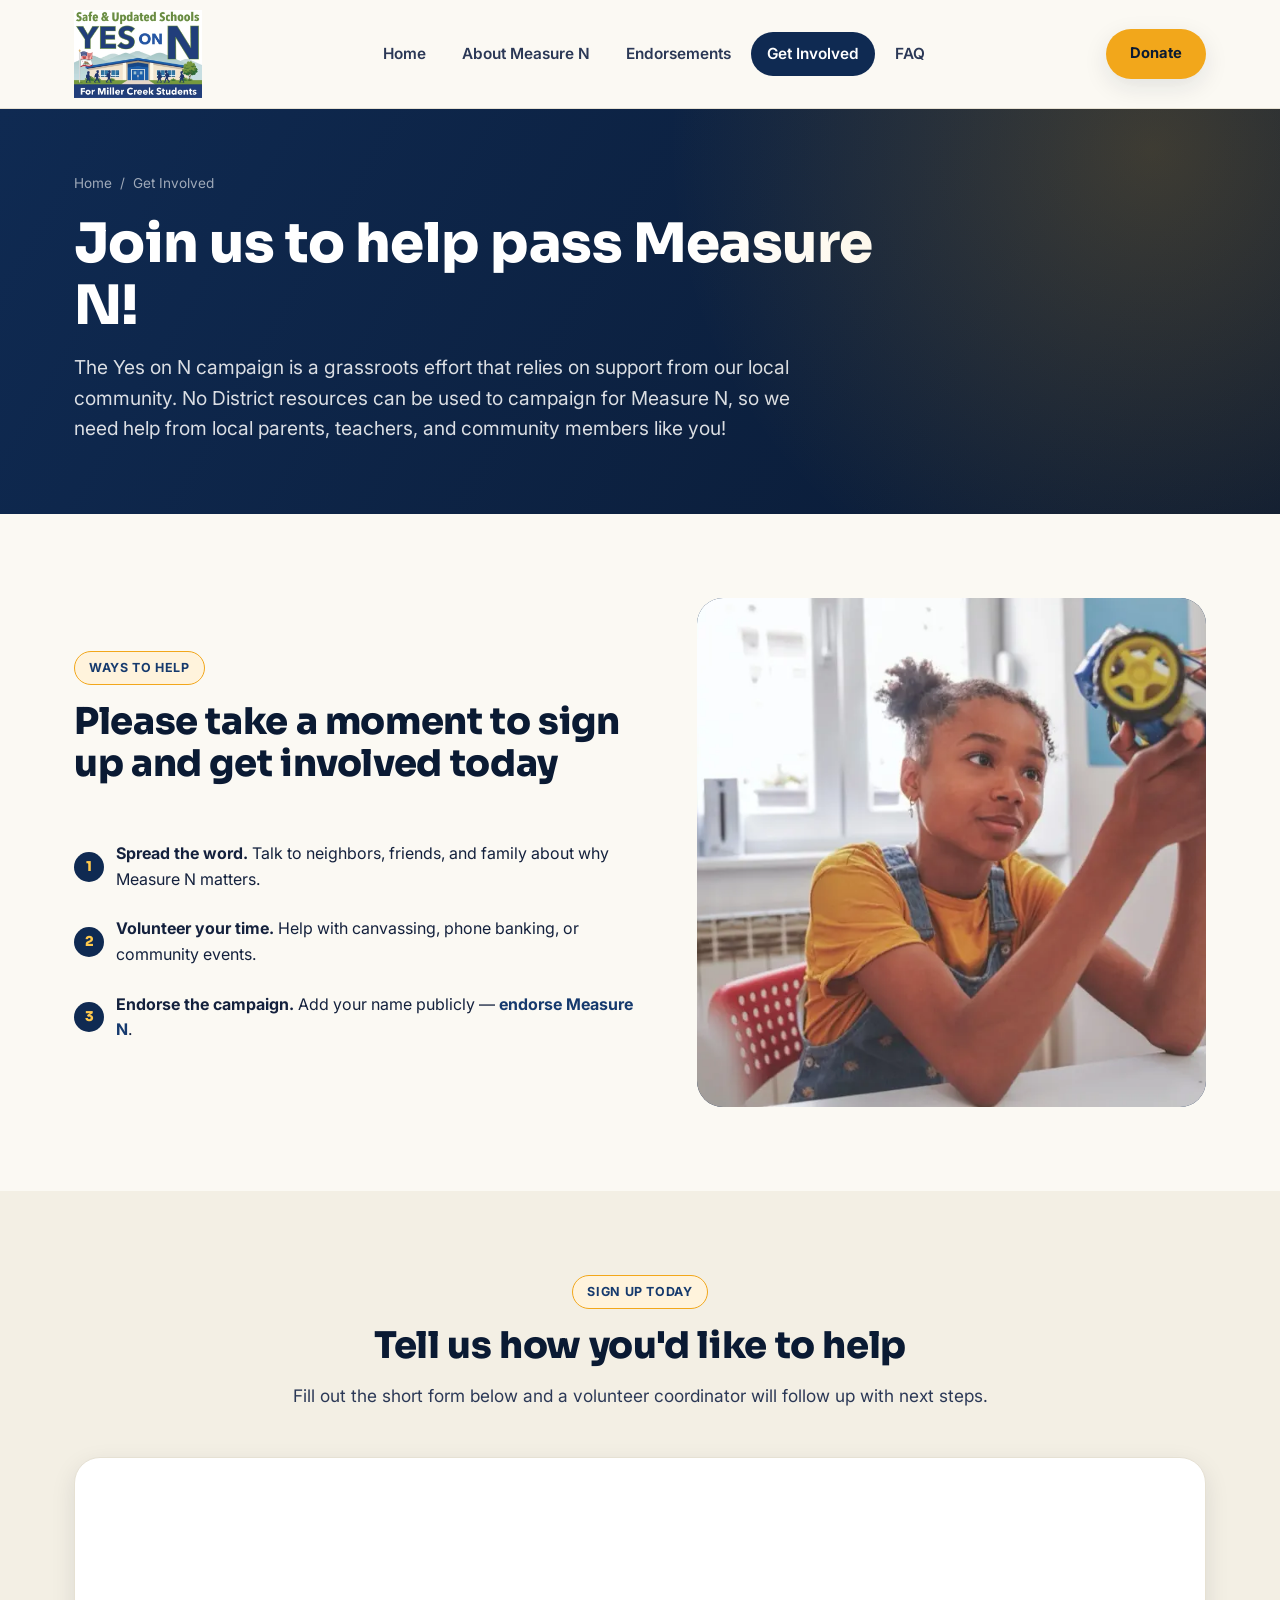
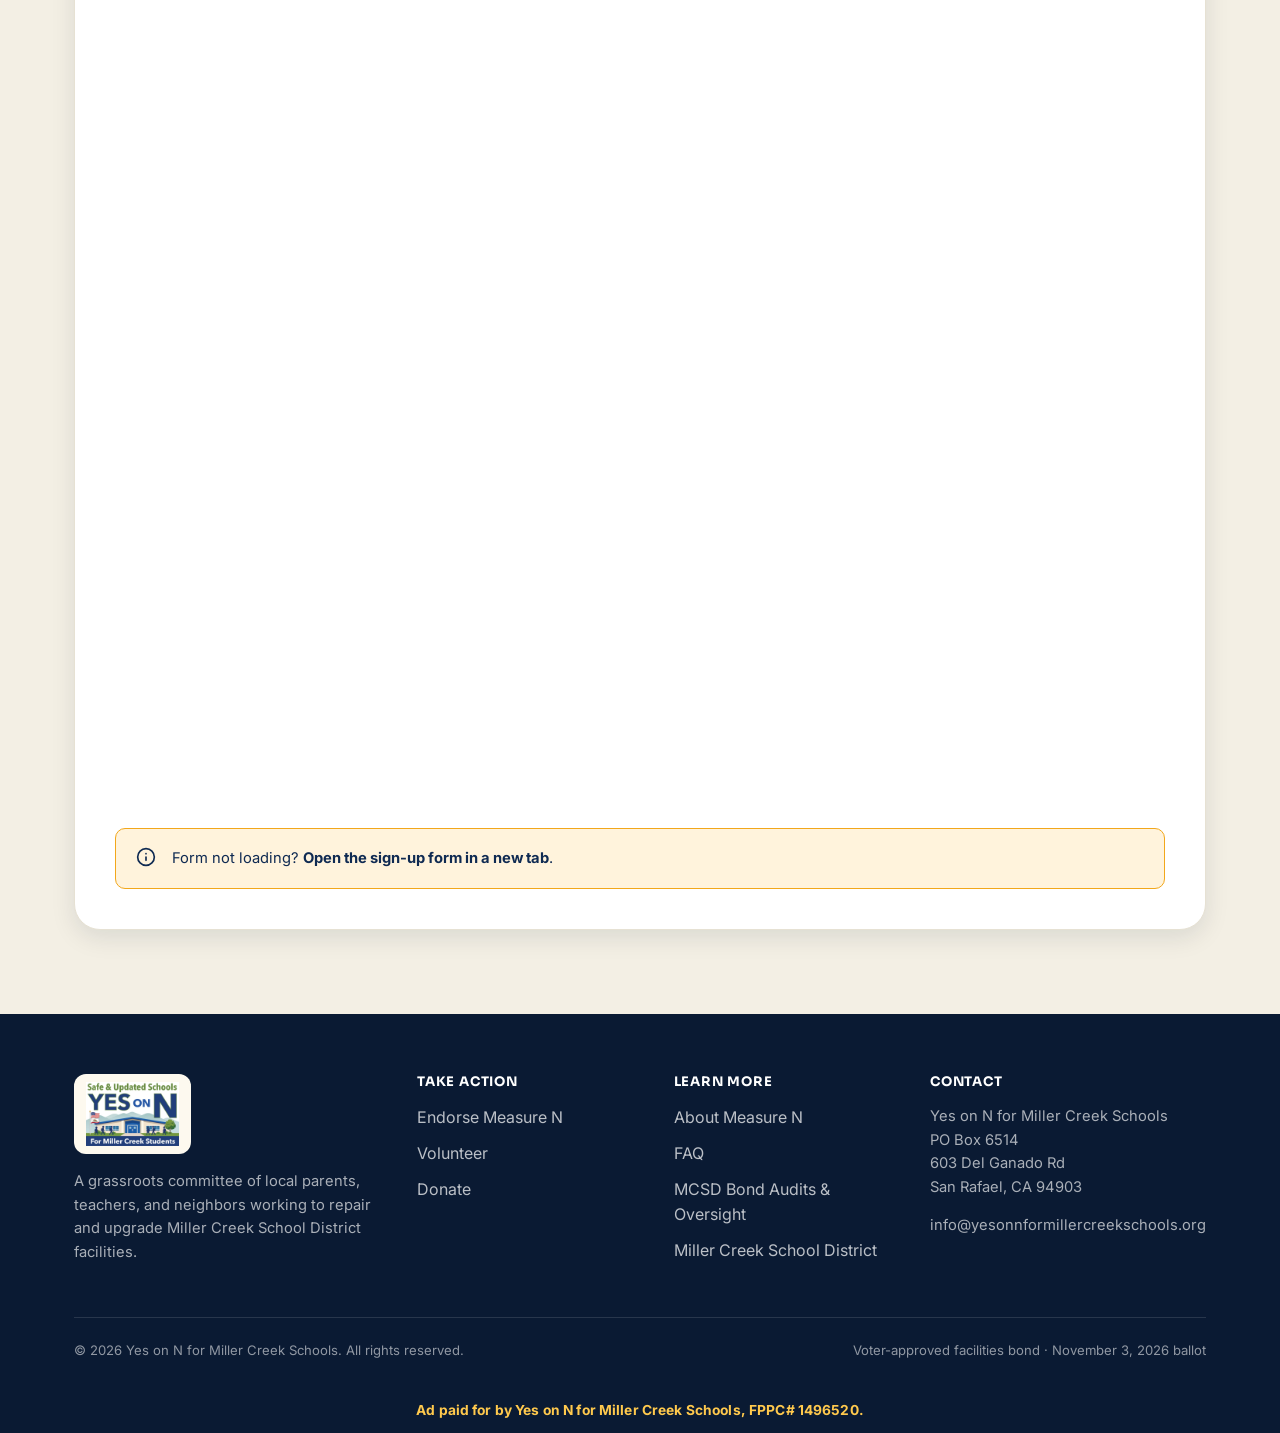
<file: get-involved.html>
<!doctype html>
<html lang="en">
<head>
<!-- Google tag (gtag.js) -->
<script async src="https://www.googletagmanager.com/gtag/js?id=G-8155T78S3P"></script>
<script>
  window.dataLayer = window.dataLayer || [];
  function gtag(){dataLayer.push(arguments);}
  gtag('js', new Date());

  gtag('config', 'G-8155T78S3P');
</script>
<meta charset="UTF-8">
<meta name="viewport" content="width=device-width, initial-scale=1">
<title>Get Involved | Yes on N for Miller Creek Schools</title>
<meta name="description" content="Join the grassroots effort to pass Measure N. Sign up to volunteer, spread the word, and help repair and upgrade Miller Creek School District facilities.">
<link rel="canonical" href="https://yesonnformillercreekschools.org/get-involved.html">
<meta property="og:type" content="website">
<meta property="og:site_name" content="Yes on N for Miller Creek Schools">
<meta property="og:title" content="Get Involved | Yes on N for Miller Creek Schools">
<meta property="og:description" content="No District resources can be used to campaign for Measure N — we need help from local parents, teachers, and community members like you.">
<meta property="og:url" content="https://yesonnformillercreekschools.org/get-involved.html">
<meta property="og:image" content="https://yesonnformillercreekschools.org/assets/img/og-image.png">
<meta name="twitter:card" content="summary_large_image">
<link rel="icon" type="image/svg+xml" href="assets/img/favicon.svg">
<link rel="icon" type="image/png" sizes="32x32" href="assets/img/favicon-32.png">
<link rel="apple-touch-icon" href="assets/img/apple-touch-icon.png">
<meta name="theme-color" content="#0f2a52">
<link rel="preconnect" href="https://fonts.googleapis.com">
<link rel="preconnect" href="https://fonts.gstatic.com" crossorigin>
<link href="https://fonts.googleapis.com/css2?family=Inter:wght@400;500;600;700&family=Sora:wght@600;700;800&display=swap" rel="stylesheet">
<link rel="stylesheet" href="assets/css/style.css">
</head>
<body>
<a class="skip-link" href="#main">Skip to main content</a>

<header class="site-header">
  <div class="container">
    <a href="index.html" class="brand" aria-label="Yes on N for Miller Creek Schools — Home">
      <picture>
        <source srcset="assets/img/logo.webp" type="image/webp">
        <img src="assets/img/logo.png" alt="Yes on N for Miller Creek Schools" class="logo-mark" width="480" height="332">
      </picture>
    </a>
    <nav class="main-nav" aria-label="Primary">
      <a href="index.html" data-nav-link>Home</a>
      <a href="about.html" data-nav-link>About Measure N</a>
      <a href="endorsements.html" data-nav-link>Endorsements</a>
      <a href="get-involved.html" data-nav-link aria-current="page">Get Involved</a>
      <a href="faq.html" data-nav-link>FAQ</a>
    </nav>
    <div class="header-cta">
      <a href="donate.html" class="btn btn-gold">Donate</a>
      <button class="nav-toggle" aria-label="Toggle menu" aria-expanded="false" aria-controls="mobile-nav">
        <svg class="menu-icon" width="22" height="22" viewBox="0 0 24 24" fill="none" stroke="#fff" stroke-width="2.4" stroke-linecap="round" aria-hidden="true"><path d="M3 6h18M3 12h18M3 18h18"/></svg>
        <svg class="close-icon" width="22" height="22" viewBox="0 0 24 24" fill="none" stroke="#fff" stroke-width="2.4" stroke-linecap="round" aria-hidden="true"><path d="M6 6l12 12M18 6L6 18"/></svg>
      </button>
    </div>
  </div>
</header>
<div class="mobile-nav" id="mobile-nav">
  <a href="index.html">Home</a>
  <a href="about.html">About Measure N</a>
  <a href="endorsements.html">Endorsements</a>
  <a href="get-involved.html">Get Involved</a>
  <a href="faq.html">FAQ</a>
  <a href="donate.html" class="btn btn-gold btn-block">Donate Now</a>
</div>

<main id="main">

  <section class="page-hero">
    <div class="container">
      <div class="breadcrumb"><a href="index.html">Home</a><span>/</span><span>Get Involved</span></div>
      <h1>Join us to help pass Measure N!</h1>
      <p class="lede">The Yes on N campaign is a grassroots effort that relies on support from our local community. No District resources can be used to campaign for Measure N, so we need help from local parents, teachers, and community members like you!</p>
    </div>
  </section>

  <section>
    <div class="container two-col">
      <div>
        <div class="section-head left">
          <span class="kicker">Ways to help</span>
          <h2>Please take a moment to sign up and get involved today</h2>
        </div>
        <ul class="pill-list">
          <li>
            <span class="num">1</span>
            <div><strong>Spread the word.</strong> Talk to neighbors, friends, and family about why Measure N matters.</div>
          </li>
          <li>
            <span class="num">2</span>
            <div><strong>Volunteer your time.</strong> Help with canvassing, phone banking, or community events.</div>
          </li>
          <li>
            <span class="num">3</span>
            <div><strong>Endorse the campaign.</strong> Add your name publicly — <a href="endorsements.html" style="color:var(--navy-700); font-weight:700;">endorse Measure N</a>.</div>
          </li>
        </ul>
      </div>
      <div class="two-col-media">
        <div class="photo-frame square has-photo">
          <img src="assets/img/photos/get-involved-support.webp" alt="A student examining a hands-on classroom project" width="900" height="600" loading="lazy">
        </div>
      </div>
    </div>
  </section>

  <section class="section-alt" id="signup">
    <div class="container">
      <div class="section-head">
        <span class="kicker">Sign up today</span>
        <h2>Tell us how you'd like to help</h2>
        <p>Fill out the short form below and a volunteer coordinator will follow up with next steps.</p>
      </div>
      <div class="form-card">
        <iframe title="Get Involved sign-up form" src="https://docs.google.com/forms/d/e/1FAIpQLSfzmJMcEV8l5fGxP9slWGHyEG07bRpqxf0nnNDyOslxu2uejg/viewform?embedded=true" width="100%" height="900" style="border:0; border-radius:12px;" loading="lazy">Loading form…</iframe>
        <div class="form-embed-note">
          <svg width="20" height="20" viewBox="0 0 24 24" fill="none" stroke="currentColor" stroke-width="2" stroke-linecap="round" stroke-linejoin="round" style="flex-shrink:0;" aria-hidden="true"><circle cx="12" cy="12" r="10"/><path d="M12 16v-4M12 8h.01"/></svg>
          <span>Form not loading? <a href="https://docs.google.com/forms/d/e/1FAIpQLSfzmJMcEV8l5fGxP9slWGHyEG07bRpqxf0nnNDyOslxu2uejg/viewform" target="_blank" rel="noopener" style="font-weight:700; color:var(--navy-800);">Open the sign-up form in a new tab</a>.</span>
        </div>
      </div>
    </div>
  </section>

</main>

<footer class="site-footer">
  <div class="container">
    <div class="footer-grid">
      <div class="footer-col">
        <div class="footer-brand">
          <span class="logo-badge">
            <picture>
              <source srcset="assets/img/logo.webp" type="image/webp">
              <img src="assets/img/logo.png" alt="Yes on N for Miller Creek Schools" width="240" height="166">
            </picture>
          </span>
        </div>
        <p>A grassroots committee of local parents, teachers, and neighbors working to repair and upgrade Miller Creek School District facilities.</p>
      </div>
      <div class="footer-col">
        <h4>Take Action</h4>
        <ul>
          <li><a href="endorsements.html">Endorse Measure N</a></li>
          <li><a href="get-involved.html">Volunteer</a></li>
          <li><a href="donate.html">Donate</a></li>
        </ul>
      </div>
      <div class="footer-col">
        <h4>Learn More</h4>
        <ul>
          <li><a href="about.html">About Measure N</a></li>
          <li><a href="faq.html">FAQ</a></li>
          <li><a href="https://www.millercreeksd.org/departments/business-services/budgetinfo" rel="noopener">MCSD Bond Audits &amp; Oversight</a></li>
          <li><a href="https://www.millercreeksd.org/" rel="noopener">Miller Creek School District</a></li>
        </ul>
      </div>
      <div class="footer-col">
        <h4>Contact</h4>
        <p>Yes on N for Miller Creek Schools<br>PO Box 6514<br>603 Del Ganado Rd<br>San Rafael, CA 94903</p>
        <p><a href="mailto:info@yesonnformillercreekschools.org">info@yesonnformillercreekschools.org</a></p>
      </div>
    </div>
    <div class="footer-bottom">
      <span>&copy; <span data-year></span> Yes on N for Miller Creek Schools. All rights reserved.</span>
      <span>Voter-approved facilities bond &middot; November 3, 2026 ballot</span>
    </div>
  </div>
  <div class="disclaimer-bar">Ad paid for by Yes on N for Miller Creek Schools, FPPC# 1496520.</div>
</footer>

<script src="assets/js/main.js"></script>
</body>
</html>
</file>
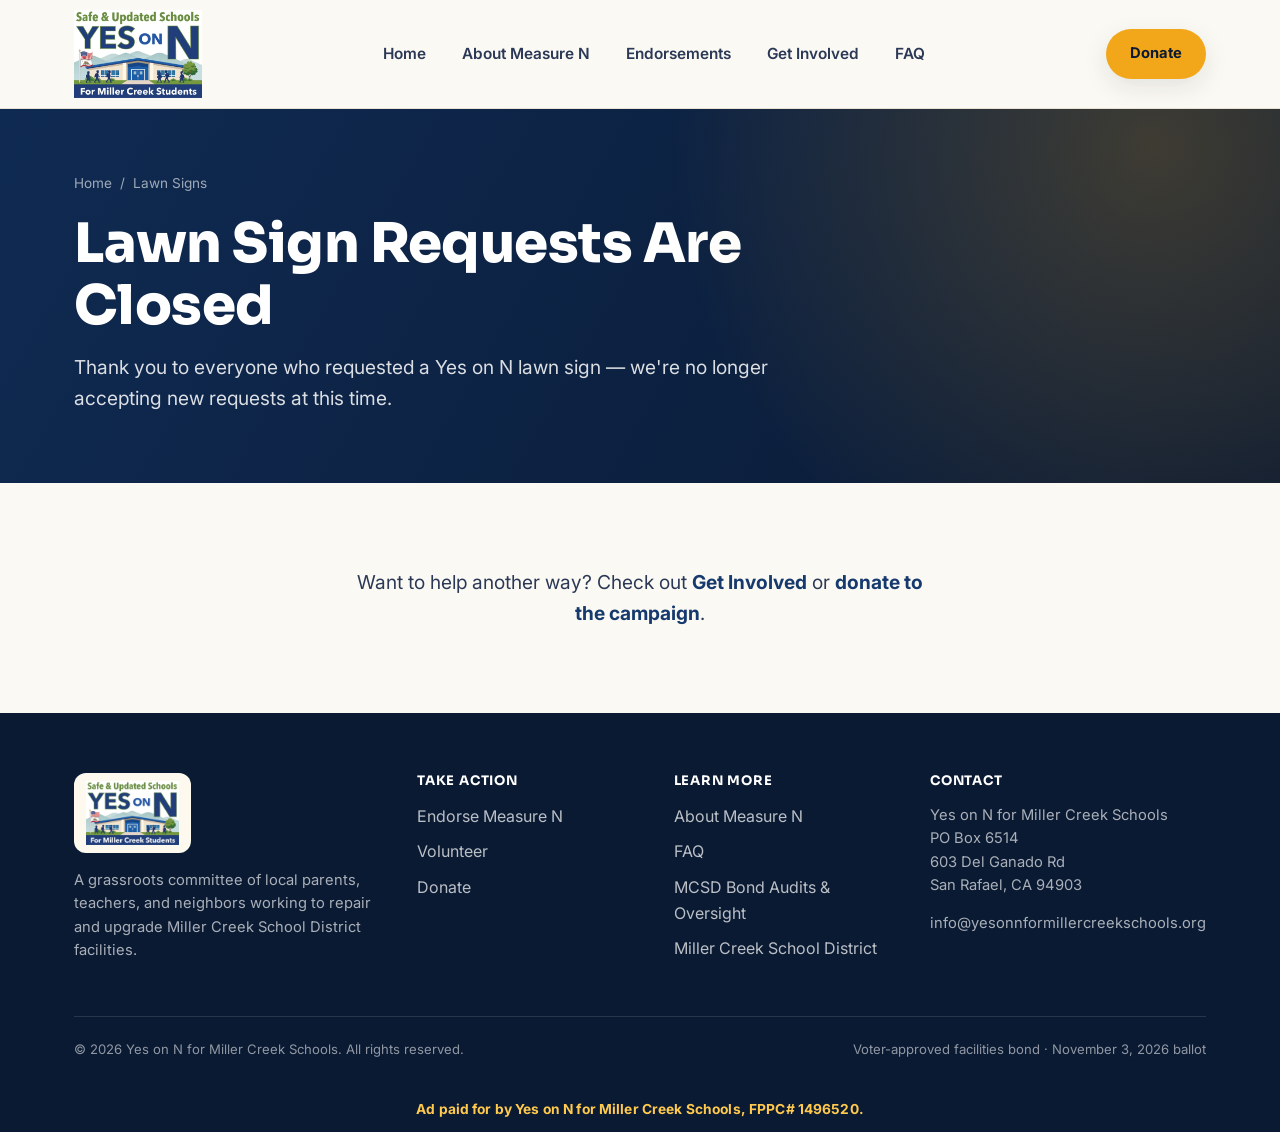
<file: lawn-signs.html>
<!doctype html>
<html lang="en">
<head>
<!-- Google tag (gtag.js) -->
<script async src="https://www.googletagmanager.com/gtag/js?id=G-8155T78S3P"></script>
<script>
  window.dataLayer = window.dataLayer || [];
  function gtag(){dataLayer.push(arguments);}
  gtag('js', new Date());

  gtag('config', 'G-8155T78S3P');
</script>
<meta charset="UTF-8">
<meta name="viewport" content="width=device-width, initial-scale=1">
<title>Lawn Signs | Yes on N for Miller Creek Schools</title>
<meta name="description" content="Lawn sign requests for the Yes on N campaign are currently closed.">
<link rel="canonical" href="https://yesonnformillercreekschools.org/lawn-signs.html">
<meta name="robots" content="noindex">
<meta property="og:type" content="website">
<meta property="og:site_name" content="Yes on N for Miller Creek Schools">
<meta property="og:title" content="Lawn Signs | Yes on N for Miller Creek Schools">
<meta property="og:description" content="Lawn sign requests for the Yes on N campaign are currently closed.">
<meta property="og:url" content="https://yesonnformillercreekschools.org/lawn-signs.html">
<meta property="og:image" content="https://yesonnformillercreekschools.org/assets/img/og-image.png">
<meta name="twitter:card" content="summary_large_image">
<link rel="icon" type="image/svg+xml" href="assets/img/favicon.svg">
<link rel="icon" type="image/png" sizes="32x32" href="assets/img/favicon-32.png">
<link rel="apple-touch-icon" href="assets/img/apple-touch-icon.png">
<meta name="theme-color" content="#0f2a52">
<link rel="preconnect" href="https://fonts.googleapis.com">
<link rel="preconnect" href="https://fonts.gstatic.com" crossorigin>
<link href="https://fonts.googleapis.com/css2?family=Inter:wght@400;500;600;700&family=Sora:wght@600;700;800&display=swap" rel="stylesheet">
<link rel="stylesheet" href="assets/css/style.css">
</head>
<body>
<a class="skip-link" href="#main">Skip to main content</a>

<header class="site-header">
  <div class="container">
    <a href="index.html" class="brand" aria-label="Yes on N for Miller Creek Schools — Home">
      <picture>
        <source srcset="assets/img/logo.webp" type="image/webp">
        <img src="assets/img/logo.png" alt="Yes on N for Miller Creek Schools" class="logo-mark" width="480" height="332">
      </picture>
    </a>
    <nav class="main-nav" aria-label="Primary">
      <a href="index.html" data-nav-link>Home</a>
      <a href="about.html" data-nav-link>About Measure N</a>
      <a href="endorsements.html" data-nav-link>Endorsements</a>
      <a href="get-involved.html" data-nav-link>Get Involved</a>
      <a href="faq.html" data-nav-link>FAQ</a>
    </nav>
    <div class="header-cta">
      <a href="donate.html" class="btn btn-gold">Donate</a>
      <button class="nav-toggle" aria-label="Toggle menu" aria-expanded="false" aria-controls="mobile-nav">
        <svg class="menu-icon" width="22" height="22" viewBox="0 0 24 24" fill="none" stroke="#fff" stroke-width="2.4" stroke-linecap="round" aria-hidden="true"><path d="M3 6h18M3 12h18M3 18h18"/></svg>
        <svg class="close-icon" width="22" height="22" viewBox="0 0 24 24" fill="none" stroke="#fff" stroke-width="2.4" stroke-linecap="round" aria-hidden="true"><path d="M6 6l12 12M18 6L6 18"/></svg>
      </button>
    </div>
  </div>
</header>
<div class="mobile-nav" id="mobile-nav">
  <a href="index.html">Home</a>
  <a href="about.html">About Measure N</a>
  <a href="endorsements.html">Endorsements</a>
  <a href="get-involved.html">Get Involved</a>
  <a href="faq.html">FAQ</a>
  <a href="donate.html" class="btn btn-gold btn-block">Donate Now</a>
</div>

<main id="main">

  <section class="page-hero">
    <div class="container">
      <div class="breadcrumb"><a href="index.html">Home</a><span>/</span><span>Lawn Signs</span></div>
      <h1>Lawn Sign Requests Are Closed</h1>
      <p class="lede">Thank you to everyone who requested a Yes on N lawn sign — we're no longer accepting new requests at this time.</p>
    </div>
  </section>

  <section>
    <div class="container" style="max-width:640px; text-align:center;">
      <p class="lede">Want to help another way? Check out <a href="get-involved.html" style="color:var(--navy-700); font-weight:700;">Get Involved</a> or <a href="donate.html" style="color:var(--navy-700); font-weight:700;">donate to the campaign</a>.</p>
    </div>
  </section>

</main>

<footer class="site-footer">
  <div class="container">
    <div class="footer-grid">
      <div class="footer-col">
        <div class="footer-brand">
          <span class="logo-badge">
            <picture>
              <source srcset="assets/img/logo.webp" type="image/webp">
              <img src="assets/img/logo.png" alt="Yes on N for Miller Creek Schools" width="240" height="166">
            </picture>
          </span>
        </div>
        <p>A grassroots committee of local parents, teachers, and neighbors working to repair and upgrade Miller Creek School District facilities.</p>
      </div>
      <div class="footer-col">
        <h4>Take Action</h4>
        <ul>
          <li><a href="endorsements.html">Endorse Measure N</a></li>
          <li><a href="get-involved.html">Volunteer</a></li>
          <li><a href="donate.html">Donate</a></li>
        </ul>
      </div>
      <div class="footer-col">
        <h4>Learn More</h4>
        <ul>
          <li><a href="about.html">About Measure N</a></li>
          <li><a href="faq.html">FAQ</a></li>
          <li><a href="https://www.millercreeksd.org/departments/business-services/budgetinfo" rel="noopener">MCSD Bond Audits &amp; Oversight</a></li>
          <li><a href="https://www.millercreeksd.org/" rel="noopener">Miller Creek School District</a></li>
        </ul>
      </div>
      <div class="footer-col">
        <h4>Contact</h4>
        <p>Yes on N for Miller Creek Schools<br>PO Box 6514<br>603 Del Ganado Rd<br>San Rafael, CA 94903</p>
        <p><a href="mailto:info@yesonnformillercreekschools.org">info@yesonnformillercreekschools.org</a></p>
      </div>
    </div>
    <div class="footer-bottom">
      <span>&copy; <span data-year></span> Yes on N for Miller Creek Schools. All rights reserved.</span>
      <span>Voter-approved facilities bond &middot; November 3, 2026 ballot</span>
    </div>
  </div>
  <div class="disclaimer-bar">Ad paid for by Yes on N for Miller Creek Schools, FPPC# 1496520.</div>
</footer>

<script src="assets/js/main.js"></script>
</body>
</html>
</file>
<file: assets/css/style.css>
/* =========================================================
   Yes on N for Miller Creek Schools — Campaign Stylesheet
   ========================================================= */

:root {
  /* Palette */
  --navy-900: #0a1a33;
  --navy-800: #0f2a52;
  --navy-700: #163a6e;
  --navy-600: #1e4c8f;
  --gold-500: #f2a71b;
  --gold-400: #ffc94d;
  --gold-100: #fff3dc;
  --green-600: #2f8f5b;
  --green-100: #e6f5ec;
  --bg: #fbf9f3;
  --bg-alt: #f3efe4;
  --card: #ffffff;
  --ink-900: #14213d;
  --ink-700: #2b3856;
  --ink-600: #4a5578;
  --ink-400: #7c86a3;
  --border: #e6e1d3;
  --shadow-sm: 0 1px 2px rgba(10, 26, 51, 0.06), 0 1px 1px rgba(10, 26, 51, 0.04);
  --shadow-md: 0 8px 24px rgba(10, 26, 51, 0.10);
  --shadow-lg: 0 20px 50px rgba(10, 26, 51, 0.16);
  --radius-sm: 10px;
  --radius-md: 16px;
  --radius-lg: 26px;
  --radius-pill: 999px;
  --container: 1180px;
  --font-head: "Sora", "Segoe UI", system-ui, sans-serif;
  --font-body: "Inter", "Segoe UI", system-ui, sans-serif;
}

/* ---------- Reset ---------- */
*, *::before, *::after { box-sizing: border-box; }
html { scroll-behavior: smooth; }
body, h1, h2, h3, h4, p, ul, ol, figure, blockquote { margin: 0; }
ul, ol { padding: 0; list-style: none; }
img, svg { display: block; max-width: 100%; }
a { color: inherit; text-decoration: none; }
button { font: inherit; cursor: pointer; }
input, textarea, select { font: inherit; }

body {
  font-family: var(--font-body);
  color: var(--ink-900);
  background: var(--bg);
  line-height: 1.6;
  -webkit-font-smoothing: antialiased;
  min-height: 100vh;
  display: flex;
  flex-direction: column;
}
main { flex: 1; }

h1, h2, h3, h4 { font-family: var(--font-head); color: var(--navy-900); line-height: 1.15; font-weight: 700; }
h1 { font-size: clamp(2.1rem, 4.5vw, 3.4rem); font-weight: 800; letter-spacing: -0.01em; }
h2 { font-size: clamp(1.6rem, 3vw, 2.3rem); font-weight: 800; letter-spacing: -0.01em; }
h3 { font-size: clamp(1.15rem, 2vw, 1.4rem); }
p { color: var(--ink-700); }
p + p { margin-top: 14px; }
p.lede { font-size: 1.2rem; color: var(--ink-700); }

.container {
  width: 100%;
  max-width: var(--container);
  margin: 0 auto;
  padding: 0 24px;
}

.visually-hidden {
  position: absolute !important;
  width: 1px; height: 1px;
  padding: 0; margin: -1px;
  overflow: hidden;
  clip: rect(0,0,0,0);
  white-space: nowrap; border: 0;
}

.skip-link {
  position: absolute;
  left: 12px; top: -60px;
  background: var(--gold-500);
  color: var(--navy-900);
  padding: 10px 18px;
  border-radius: var(--radius-sm);
  font-weight: 700;
  z-index: 999;
  transition: top .2s ease;
}
.skip-link:focus { top: 12px; }

:focus-visible {
  outline: 3px solid var(--gold-500);
  outline-offset: 3px;
}

/* ---------- Buttons ---------- */
.btn {
  display: inline-flex;
  align-items: center;
  justify-content: center;
  gap: 10px;
  padding: 15px 30px;
  border-radius: var(--radius-pill);
  font-weight: 700;
  font-size: 1rem;
  border: 2px solid transparent;
  transition: transform .15s ease, box-shadow .15s ease, background .15s ease, color .15s ease;
  white-space: nowrap;
}
.btn:hover { transform: translateY(-2px); }
.btn:active { transform: translateY(0); }

.btn-gold {
  background: var(--gold-500);
  color: var(--navy-900);
  box-shadow: var(--shadow-md);
}
.btn-gold:hover { background: var(--gold-400); box-shadow: var(--shadow-lg); }

.btn-outline {
  background: transparent;
  border-color: rgba(255,255,255,0.65);
  color: #fff;
}
.btn-outline:hover { background: rgba(255,255,255,0.12); border-color: #fff; }

.btn-navy {
  background: var(--navy-800);
  color: #fff;
  box-shadow: var(--shadow-md);
}
.btn-navy:hover { background: var(--navy-700); }

.btn-block { width: 100%; }
.btn-lg { padding: 18px 36px; font-size: 1.05rem; }

/* ---------- Header ---------- */
.site-header {
  position: sticky;
  top: 0;
  z-index: 100;
  background: rgba(251, 249, 243, 0.92);
  backdrop-filter: saturate(180%) blur(10px);
  border-bottom: 1px solid var(--border);
}
.site-header .container {
  display: flex;
  align-items: center;
  justify-content: space-between;
  height: 108px;
}

.brand { display: flex; align-items: center; gap: 12px; }
.brand-mark {
  width: 46px; height: 46px;
  border-radius: 50%;
  background: var(--navy-800);
  display: flex; align-items: center; justify-content: center;
  flex-shrink: 0;
  box-shadow: var(--shadow-sm);
}
.brand-mark svg { width: 26px; height: 26px; }
.brand-text { display: flex; flex-direction: column; line-height: 1.15; }
.brand-text .brand-vote { font-family: var(--font-head); font-weight: 800; font-size: 1.02rem; color: var(--navy-900); }
.brand-text .brand-sub { font-size: 0.72rem; font-weight: 600; letter-spacing: 0.03em; color: var(--ink-600); text-transform: uppercase; }

.main-nav { display: flex; align-items: center; gap: 4px; }
.main-nav a {
  padding: 10px 16px;
  border-radius: var(--radius-pill);
  font-weight: 600;
  font-size: 0.96rem;
  color: var(--ink-700);
  transition: background .15s ease, color .15s ease;
}
.main-nav a:hover, .main-nav a[aria-current="page"] {
  background: var(--navy-800);
  color: #fff;
}
.header-cta { display: flex; align-items: center; gap: 10px; }
.header-cta .btn { padding: 11px 22px; font-size: 0.92rem; }

.nav-toggle {
  display: none;
  background: var(--navy-800);
  border: none;
  border-radius: 10px;
  width: 46px; height: 46px;
  align-items: center;
  justify-content: center;
}
.nav-toggle svg { width: 22px; height: 22px; }
.nav-toggle svg.close-icon { display: none; }

body.nav-open .nav-toggle svg.menu-icon { display: none; }
body.nav-open .nav-toggle svg.close-icon { display: block; }

.mobile-nav { display: none; }

/* ---------- Hero ---------- */
.hero {
  position: relative;
  background: radial-gradient(120% 140% at 15% 0%, var(--navy-700) 0%, var(--navy-800) 45%, var(--navy-900) 100%);
  color: #fff;
  overflow: hidden;
  padding: 76px 0 96px;
}
.hero::before {
  content: "";
  position: absolute; inset: 0;
  background-image:
    radial-gradient(circle at 88% 18%, rgba(242,167,27,0.25) 0, transparent 40%),
    radial-gradient(circle at 8% 90%, rgba(255,255,255,0.08) 0, transparent 45%);
  pointer-events: none;
}
.hero .container {
  position: relative;
  display: grid;
  grid-template-columns: 1.1fr 0.9fr;
  gap: 56px;
  align-items: center;
}
.eyebrow {
  display: inline-flex;
  align-items: center;
  gap: 8px;
  background: rgba(242,167,27,0.16);
  border: 1px solid rgba(242,167,27,0.4);
  color: var(--gold-400);
  padding: 8px 16px;
  border-radius: var(--radius-pill);
  font-weight: 700;
  font-size: 0.82rem;
  letter-spacing: 0.04em;
  text-transform: uppercase;
  margin-bottom: 22px;
}
.hero h1 { color: #fff; margin-bottom: 20px; }
.hero h1 .accent { color: var(--gold-400); }
.hero p.lede { color: rgba(255,255,255,0.86); max-width: 54ch; margin-bottom: 30px; }
.hero-actions { display: flex; flex-wrap: wrap; gap: 14px; margin-bottom: 34px; }

.hero-stats { display: flex; gap: 28px; flex-wrap: wrap; }
.hero-stats .stat strong { display: block; font-family: var(--font-head); font-size: 1.7rem; color: var(--gold-400); font-weight: 800; }
.hero-stats .stat span { font-size: 0.85rem; color: rgba(255,255,255,0.75); }

.hero-media {
  position: relative;
  border-radius: var(--radius-lg);
  overflow: hidden;
  box-shadow: var(--shadow-lg);
  border: 1px solid rgba(255,255,255,0.14);
}

/* ---------- Photo placeholder blocks ---------- */
.photo-frame {
  position: relative;
  border-radius: var(--radius-lg);
  overflow: hidden;
  aspect-ratio: 4 / 3;
  background: linear-gradient(135deg, var(--navy-700), var(--navy-600));
  display: flex;
  align-items: center;
  justify-content: center;
  color: rgba(255,255,255,0.9);
  isolation: isolate;
}
.photo-frame.light { background: linear-gradient(135deg, #eef1fb, #fdf3e2); color: var(--navy-700); }
.photo-frame::after {
  content: "";
  position: absolute; inset: 0;
  background-image: radial-gradient(circle at 20% 20%, rgba(255,255,255,0.14) 0, transparent 35%);
  z-index: 0;
  pointer-events: none;
}
.photo-frame .ph-inner {
  position: relative;
  z-index: 1;
  text-align: center;
  padding: 28px;
}
.photo-frame .ph-inner svg { width: 46px; height: 46px; margin: 0 auto 14px; opacity: 0.9; }
.photo-frame .ph-label {
  font-family: var(--font-head);
  font-weight: 700;
  font-size: 0.95rem;
  margin-bottom: 6px;
}
.photo-frame .ph-note {
  font-size: 0.78rem;
  opacity: 0.75;
  max-width: 30ch;
  margin: 0 auto;
}
.photo-frame.square { aspect-ratio: 1 / 1; }
.photo-frame.wide { aspect-ratio: 16 / 9; }
.photo-frame.tall { aspect-ratio: 3 / 4; }

.photo-frame.has-photo { background: var(--navy-800); }
.photo-frame.contain { background: linear-gradient(135deg, #eef1fb, #fdf3e2); }
.photo-frame.contain img { object-fit: contain; padding: 36px; }
.photo-frame img {
  position: absolute;
  inset: 0;
  width: 100%;
  height: 100%;
  object-fit: cover;
  z-index: 0;
}
.photo-frame.has-photo::after { display: none; }

/* ---------- Brand logo ---------- */
.brand img.logo-mark { height: 88px; width: auto; display: block; }
.footer-brand .logo-badge {
  background: #fdf9ef;
  border-radius: 12px;
  padding: 8px 12px;
  display: inline-flex;
  align-items: center;
}
.footer-brand .logo-badge img { height: 64px; width: auto; display: block; }

/* ---------- Sections ---------- */
section { padding: 84px 0; }
.section-alt { background: var(--bg-alt); }
.section-navy { background: var(--navy-900); color: #fff; }
.section-navy h2 { color: #fff; }
.section-navy p { color: rgba(255,255,255,0.8); }

.section-head { max-width: 720px; margin: 0 auto 48px; text-align: center; }
.section-head.left { margin: 0 0 44px; text-align: left; }
.section-head .kicker {
  display: inline-block;
  color: var(--navy-700);
  background: var(--gold-100);
  border: 1px solid var(--gold-500);
  font-weight: 700;
  font-size: 0.78rem;
  letter-spacing: 0.05em;
  text-transform: uppercase;
  padding: 6px 14px;
  border-radius: var(--radius-pill);
  margin-bottom: 16px;
}
.section-head p { font-size: 1.08rem; margin-top: 14px; }

/* ---------- Grids & Cards ---------- */
.grid { display: grid; gap: 26px; }
.grid-2 { grid-template-columns: repeat(2, 1fr); }
.grid-3 { grid-template-columns: repeat(3, 1fr); }
.grid-4 { grid-template-columns: repeat(4, 1fr); }

.card {
  background: var(--card);
  border: 1px solid var(--border);
  border-radius: var(--radius-md);
  padding: 30px;
  box-shadow: var(--shadow-sm);
  transition: box-shadow .2s ease, transform .2s ease;
}
.card:hover { box-shadow: var(--shadow-md); transform: translateY(-3px); }

.icon-badge {
  width: 52px; height: 52px;
  border-radius: 14px;
  background: var(--navy-800);
  display: flex; align-items: center; justify-content: center;
  margin-bottom: 18px;
}
.icon-badge svg { width: 26px; height: 26px; color: var(--gold-400); }
.icon-badge.gold { background: var(--gold-100); }
.icon-badge.gold svg { color: var(--navy-800); }
.icon-badge.green { background: var(--green-100); }
.icon-badge.green svg { color: var(--green-600); }

.check-list li {
  display: flex;
  gap: 14px;
  align-items: flex-start;
  padding: 14px 0;
  border-bottom: 1px solid var(--border);
}
.check-list li:last-child { border-bottom: none; }
.check-list .tick {
  flex-shrink: 0;
  width: 28px; height: 28px;
  border-radius: 50%;
  background: var(--green-100);
  color: var(--green-600);
  display: flex; align-items: center; justify-content: center;
  margin-top: 2px;
}
.check-list .tick svg { width: 16px; height: 16px; }

.endorser-grid { align-items: stretch; }
.endorser-wide { grid-column: span 2; }
.endorser-full { grid-column: 1 / -1; }
.endorser-list.cols-2 { column-count: 2; column-gap: 40px; }
.endorser-list.cols-3 { column-count: 3; column-gap: 40px; }
.endorser-list.cols-2 li, .endorser-list.cols-3 li { break-inside: avoid; border-bottom: none; padding: 9px 0; }
.endorser-list { margin-top: 4px; }
.endorser-list li {
  padding: 12px 0;
  border-bottom: 1px solid var(--border);
}
.endorser-list li:last-child { border-bottom: none; }
.endorser-list strong {
  display: block;
  font-family: var(--font-head);
  font-weight: 700;
  color: var(--navy-900);
  font-size: 0.98rem;
  line-height: 1.3;
}
.endorser-list span {
  display: block;
  font-size: 0.85rem;
  color: var(--ink-600);
  margin-top: 2px;
}

.pill-list li {
  display: flex;
  gap: 12px;
  align-items: center;
  padding: 12px 0;
}
.pill-list .num {
  flex-shrink: 0;
  width: 30px; height: 30px;
  border-radius: 50%;
  background: var(--navy-800);
  color: var(--gold-400);
  font-weight: 800;
  font-family: var(--font-head);
  font-size: 0.85rem;
  display: flex; align-items: center; justify-content: center;
}

/* ---------- Stat band ---------- */
.stat-band {
  background: var(--navy-800);
  color: #fff;
  border-radius: var(--radius-lg);
  padding: 44px;
  display: grid;
  grid-template-columns: repeat(4, 1fr);
  gap: 24px;
  box-shadow: var(--shadow-lg);
}
.stat-band .stat strong {
  display: block;
  font-family: var(--font-head);
  font-size: 2.1rem;
  font-weight: 800;
  color: var(--gold-400);
}
.stat-band .stat span { font-size: 0.88rem; color: rgba(255,255,255,0.78); }

/* ---------- CTA band ---------- */
.cta-band {
  background: linear-gradient(120deg, var(--gold-500), var(--gold-400));
  border-radius: var(--radius-lg);
  padding: 56px;
  display: flex;
  align-items: center;
  justify-content: space-between;
  gap: 32px;
  flex-wrap: wrap;
  box-shadow: var(--shadow-lg);
}
.cta-band h2 { color: var(--navy-900); margin-bottom: 6px; }
.cta-band p { color: var(--navy-800); }
.cta-band-actions { display: flex; gap: 14px; flex-wrap: wrap; }

.quad-cta { display: grid; grid-template-columns: repeat(3, 1fr); gap: 20px; }
.quad-cta a {
  background: var(--card);
  border: 1px solid var(--border);
  border-radius: var(--radius-md);
  padding: 28px 20px;
  text-align: center;
  box-shadow: var(--shadow-sm);
  transition: all .2s ease;
}
.quad-cta a:hover { transform: translateY(-4px); box-shadow: var(--shadow-md); border-color: var(--gold-500); }
.quad-cta .icon-badge { margin: 0 auto 16px; }
.quad-cta strong { display: block; font-family: var(--font-head); color: var(--navy-900); font-size: 1.05rem; margin-bottom: 4px; }
.quad-cta span { font-size: 0.86rem; color: var(--ink-600); }

/* ---------- Timeline / list numbered ---------- */
.timeline { position: relative; padding-left: 34px; }
.timeline::before {
  content: "";
  position: absolute; left: 12px; top: 6px; bottom: 6px;
  width: 2px;
  background: var(--border);
}
.timeline li { position: relative; padding-bottom: 30px; }
.timeline li:last-child { padding-bottom: 0; }
.timeline li::before {
  content: "";
  position: absolute; left: -34px; top: 4px;
  width: 24px; height: 24px;
  border-radius: 50%;
  background: var(--gold-500);
  border: 4px solid var(--bg);
}
.timeline strong { display: block; font-family: var(--font-head); color: var(--navy-900); margin-bottom: 4px; }

/* ---------- FAQ Accordion ---------- */
.faq-list { display: flex; flex-direction: column; gap: 14px; max-width: 880px; margin: 0 auto; }
.faq-item {
  background: var(--card);
  border: 1px solid var(--border);
  border-radius: var(--radius-md);
  overflow: hidden;
}
.faq-question {
  width: 100%;
  display: flex;
  align-items: center;
  justify-content: space-between;
  gap: 16px;
  padding: 20px 24px;
  background: none;
  border: none;
  text-align: left;
  font-family: var(--font-head);
  font-weight: 700;
  font-size: 1.02rem;
  color: var(--navy-900);
}
.faq-question .qmark {
  flex-shrink: 0;
  width: 30px; height: 30px;
  border-radius: 50%;
  background: var(--gold-100);
  color: var(--navy-800);
  display: flex; align-items: center; justify-content: center;
  transition: transform .25s ease, background .25s ease;
}
.faq-question .qmark svg { width: 14px; height: 14px; }
.faq-item[open] .faq-question .qmark { background: var(--gold-500); transform: rotate(45deg); }
.faq-answer { padding: 0 24px 22px; color: var(--ink-700); }
.faq-answer ul { margin-top: 10px; }
.faq-answer li { padding: 6px 0 6px 22px; position: relative; }
.faq-answer li::before {
  content: "";
  position: absolute; left: 0; top: 15px;
  width: 8px; height: 8px;
  border-radius: 50%;
  background: var(--gold-500);
}
.faq-answer a { color: var(--navy-700); font-weight: 700; text-decoration: underline; text-underline-offset: 3px; }

/* ---------- Forms ---------- */
.form-card {
  background: var(--card);
  border: 1px solid var(--border);
  border-radius: var(--radius-lg);
  padding: 40px;
  box-shadow: var(--shadow-md);
}
.form-embed-note {
  display: flex;
  gap: 16px;
  align-items: flex-start;
  background: var(--gold-100);
  border: 1px solid var(--gold-500);
  border-radius: var(--radius-sm);
  padding: 18px 20px;
  margin-top: 22px;
  font-size: 0.92rem;
  color: var(--navy-800);
}

/* ---------- Disclaimer / Footer ---------- */
.disclaimer-bar {
  background: var(--navy-900);
  color: var(--gold-400);
  font-size: 0.86rem;
  font-weight: 700;
  text-align: center;
  padding: 12px 20px;
  letter-spacing: 0.01em;
}

.site-footer {
  background: var(--navy-900);
  color: rgba(255,255,255,0.72);
  padding: 60px 0 0;
}
.footer-grid {
  display: grid;
  grid-template-columns: 1.4fr 1fr 1fr 1.1fr;
  gap: 40px;
  padding-bottom: 44px;
  border-bottom: 1px solid rgba(255,255,255,0.12);
}
.footer-brand { display: flex; align-items: center; gap: 12px; margin-bottom: 16px; }
.footer-brand .brand-mark { background: var(--gold-500); }
.footer-brand .brand-mark svg { color: var(--navy-900); }
.footer-col h4 {
  color: #fff;
  font-size: 0.82rem;
  text-transform: uppercase;
  letter-spacing: 0.06em;
  margin-bottom: 16px;
}
.footer-col ul li { margin-bottom: 10px; }
.footer-col a:hover { color: var(--gold-400); }
.footer-col p { color: rgba(255,255,255,0.65); font-size: 0.92rem; }
.footer-bottom {
  padding: 22px 0 26px;
  display: flex;
  justify-content: space-between;
  align-items: center;
  flex-wrap: wrap;
  gap: 12px;
  font-size: 0.82rem;
  color: rgba(255,255,255,0.55);
}

/* ---------- Page hero (interior pages) ---------- */
.page-hero {
  background: linear-gradient(120deg, var(--navy-800), var(--navy-900));
  color: #fff;
  padding: 64px 0 70px;
  position: relative;
  overflow: hidden;
}
.page-hero::after {
  content: "";
  position: absolute; inset: 0;
  background-image: radial-gradient(circle at 90% 10%, rgba(242,167,27,0.22) 0, transparent 40%);
  pointer-events: none;
}
.page-hero .container { position: relative; }
.page-hero h1 { color: #fff; margin-bottom: 14px; max-width: 20ch; }
.page-hero p.lede { color: rgba(255,255,255,0.85); max-width: 60ch; }
.breadcrumb { display: flex; gap: 8px; align-items: center; font-size: 0.85rem; color: rgba(255,255,255,0.6); margin-bottom: 18px; }
.breadcrumb a:hover { color: var(--gold-400); }

/* ---------- Utility ---------- */
.text-center { text-align: center; }
.mt-0 { margin-top: 0; }
.two-col {
  display: grid;
  grid-template-columns: 1.05fr 0.95fr;
  gap: 60px;
  align-items: center;
}
.two-col.reverse { grid-template-columns: 0.95fr 1.05fr; }
.two-col.reverse .two-col-media { order: 2; }
.badge-row { display: flex; gap: 10px; flex-wrap: wrap; margin-top: 22px; }
.badge {
  display: inline-flex;
  align-items: center;
  gap: 8px;
  background: var(--bg-alt);
  border: 1px solid var(--border);
  padding: 8px 14px;
  border-radius: var(--radius-pill);
  font-size: 0.82rem;
  font-weight: 600;
  color: var(--ink-700);
}
.badge svg { width: 14px; height: 14px; color: var(--green-600); }

.school-tag-list { display: flex; flex-wrap: wrap; gap: 10px; margin-top: 20px; }
.school-tag {
  background: var(--card);
  border: 1px solid var(--border);
  border-radius: var(--radius-pill);
  padding: 9px 18px;
  font-weight: 700;
  font-size: 0.88rem;
  color: var(--navy-800);
}

/* ---------- Responsive ---------- */
@media (max-width: 980px) {
  .grid-4 { grid-template-columns: repeat(2, 1fr); }
  .grid-3 { grid-template-columns: repeat(2, 1fr); }
  .stat-band { grid-template-columns: repeat(2, 1fr); }
  .quad-cta { grid-template-columns: repeat(2, 1fr); }
  .footer-grid { grid-template-columns: 1fr 1fr; }
  .hero .container { grid-template-columns: 1fr; }
  .hero-media { max-width: 480px; }
  .two-col, .two-col.reverse { grid-template-columns: 1fr; }
  .two-col.reverse .two-col-media { order: 0; }
}

@media (max-width: 760px) {
  section { padding: 60px 0; }
  .main-nav, .header-cta .btn-outline-nav { display: none; }
  .nav-toggle { display: flex; }
  .header-cta .btn-gold { padding: 10px 16px; font-size: 0.85rem; }

  body.nav-open .mobile-nav { display: flex; }
  .mobile-nav {
    display: none;
    position: fixed;
    inset: 86px 0 0 0;
    background: var(--bg);
    z-index: 90;
    flex-direction: column;
    padding: 24px;
    gap: 6px;
    overflow-y: auto;
  }
  .mobile-nav a {
    padding: 16px 18px;
    border-radius: var(--radius-sm);
    font-weight: 700;
    font-size: 1.1rem;
    color: var(--navy-900);
    border-bottom: 1px solid var(--border);
  }
  .mobile-nav .btn { margin-top: 16px; }

  .grid-2, .grid-3, .grid-4 { grid-template-columns: 1fr; }
  .stat-band { grid-template-columns: 1fr 1fr; padding: 30px 24px; gap: 22px; }
  .quad-cta { grid-template-columns: 1fr 1fr; }
  .site-header .container { height: 86px; }
  .brand img.logo-mark { height: 64px; }
  .cta-band { padding: 36px 26px; flex-direction: column; text-align: center; }
  .cta-band-actions { justify-content: center; }
  .footer-grid { grid-template-columns: 1fr; gap: 30px; }
  .footer-bottom { flex-direction: column; text-align: center; }
  .form-card { padding: 26px; }
  hero-stats { gap: 18px; }
}

@media (max-width: 480px) {
  .quad-cta { grid-template-columns: 1fr; }
  .stat-band { grid-template-columns: 1fr; }
}

@media (max-width: 980px) {
  .endorser-grid { grid-template-columns: 1fr; }
  .endorser-wide, .endorser-full { grid-column: auto; }
  .endorser-list.cols-3 { column-count: 2; }
}
@media (max-width: 760px) {
  .endorser-list.cols-2, .endorser-list.cols-3 { column-count: 1; }
}
</file>
